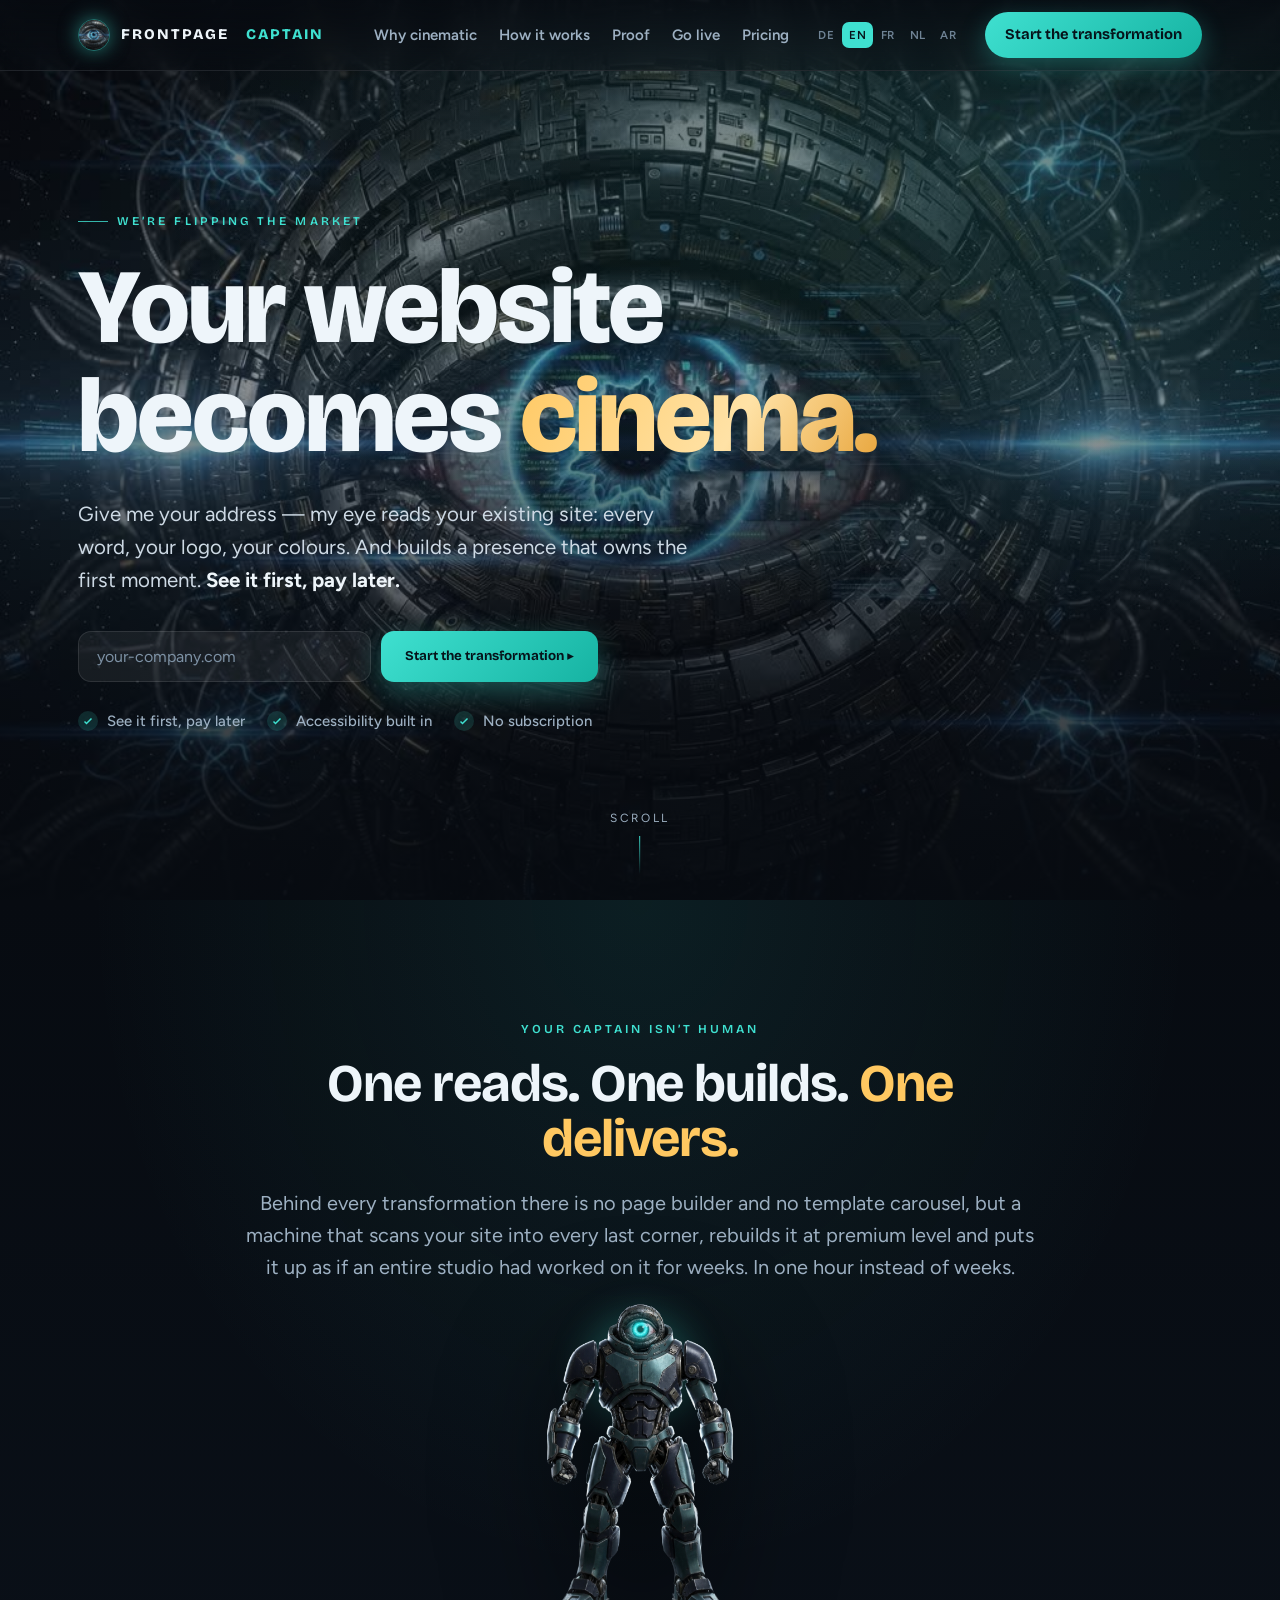
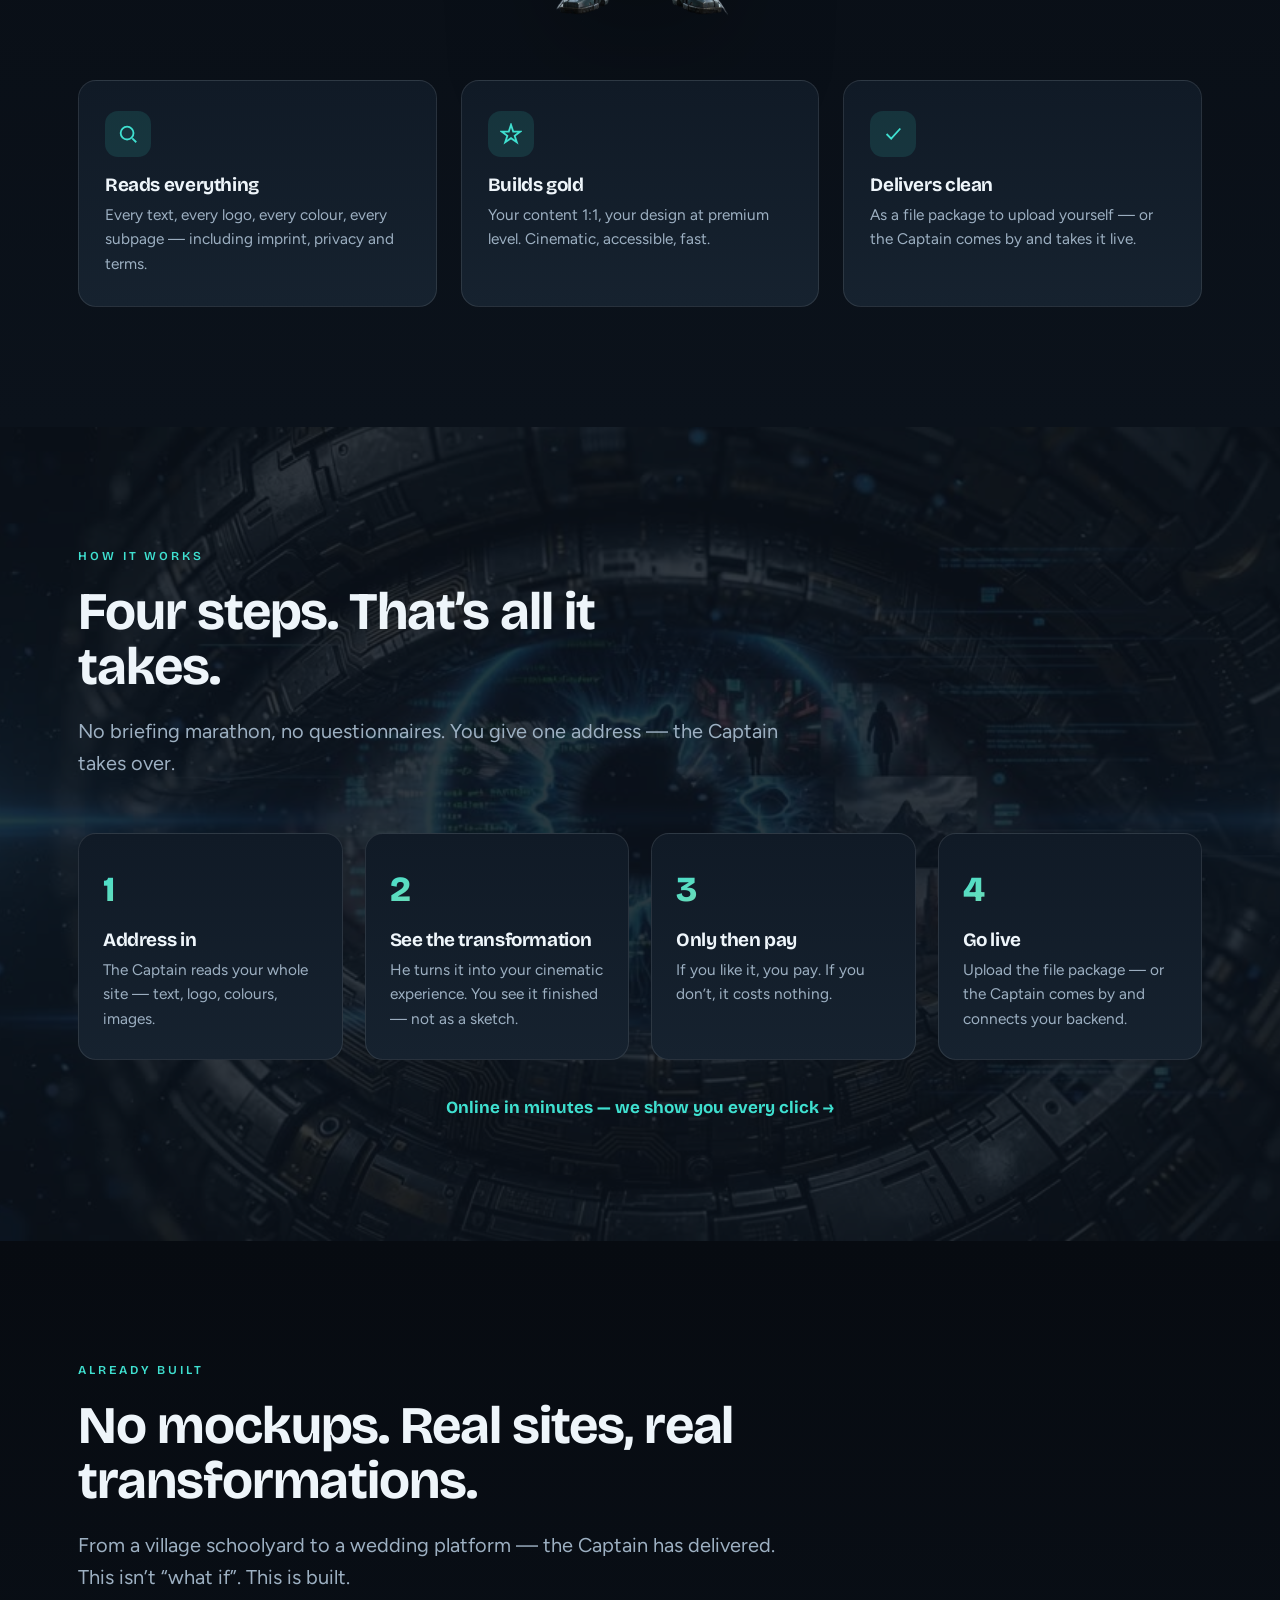
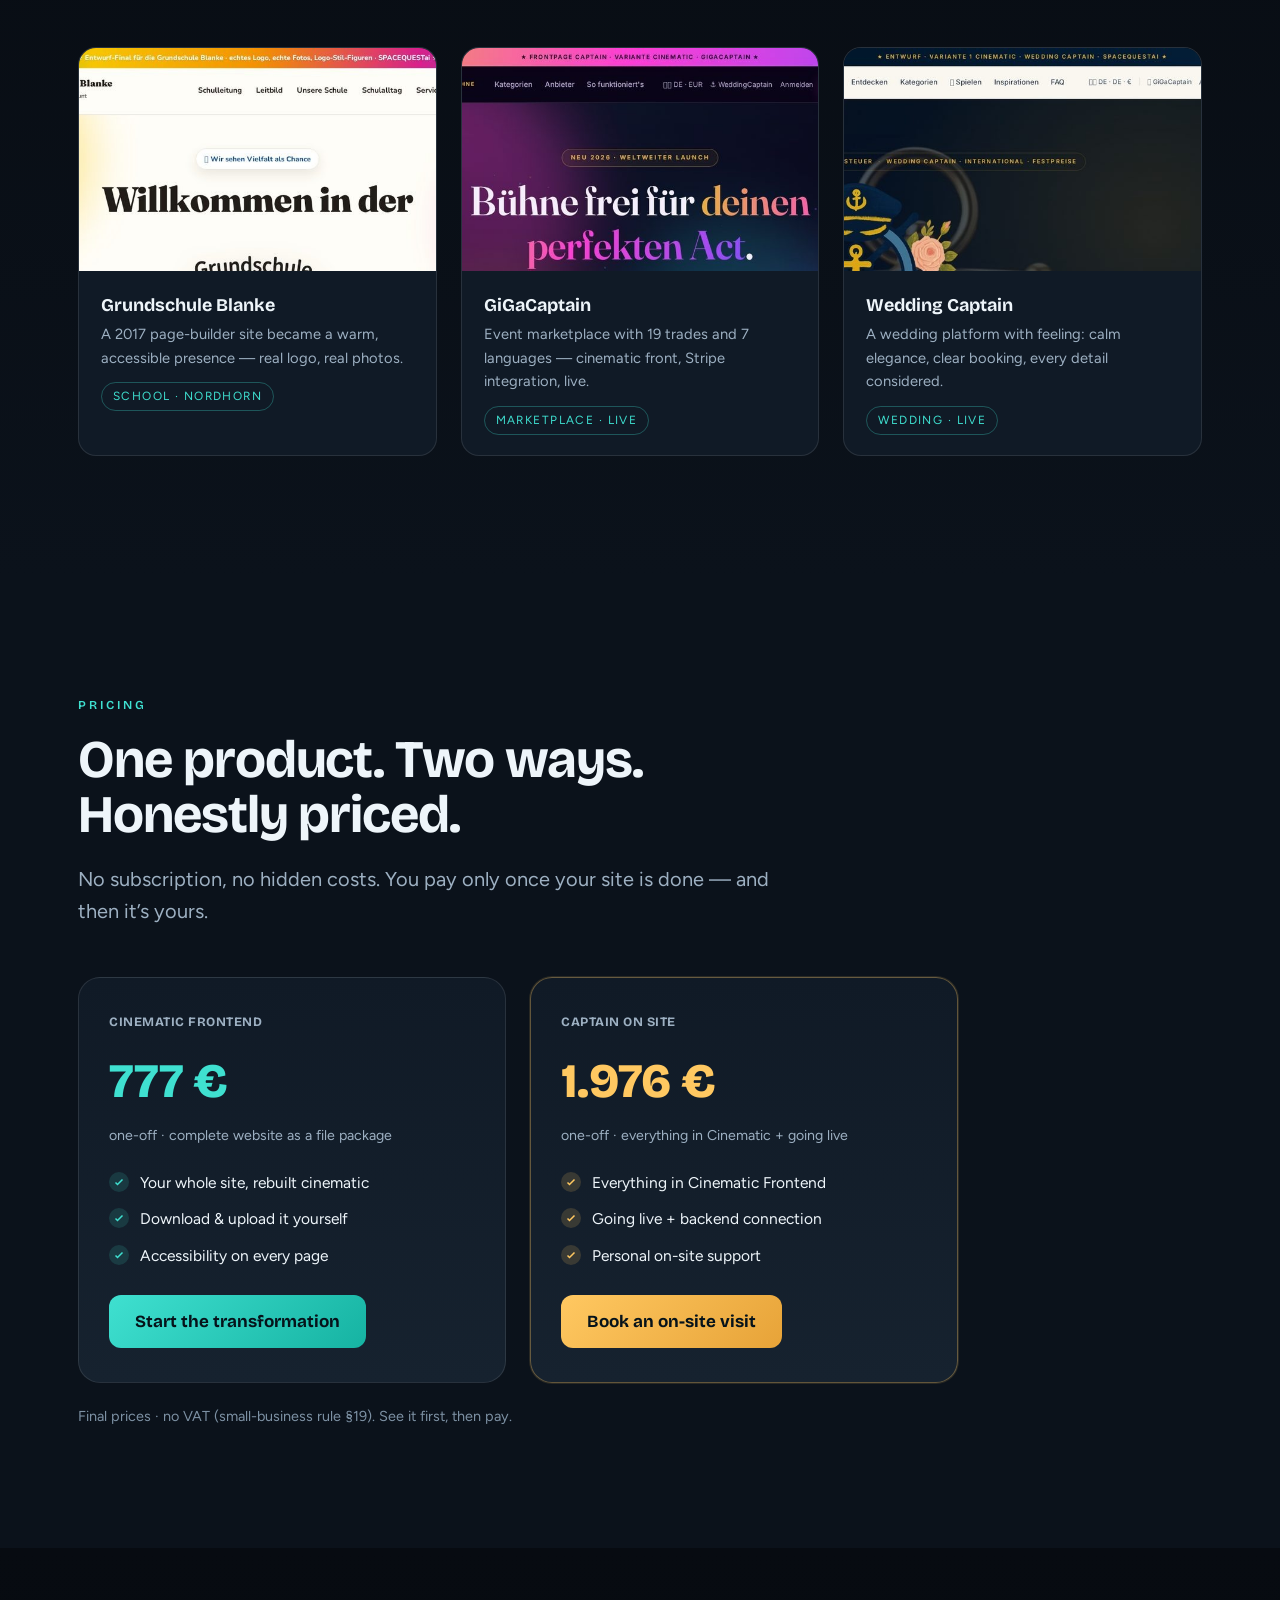
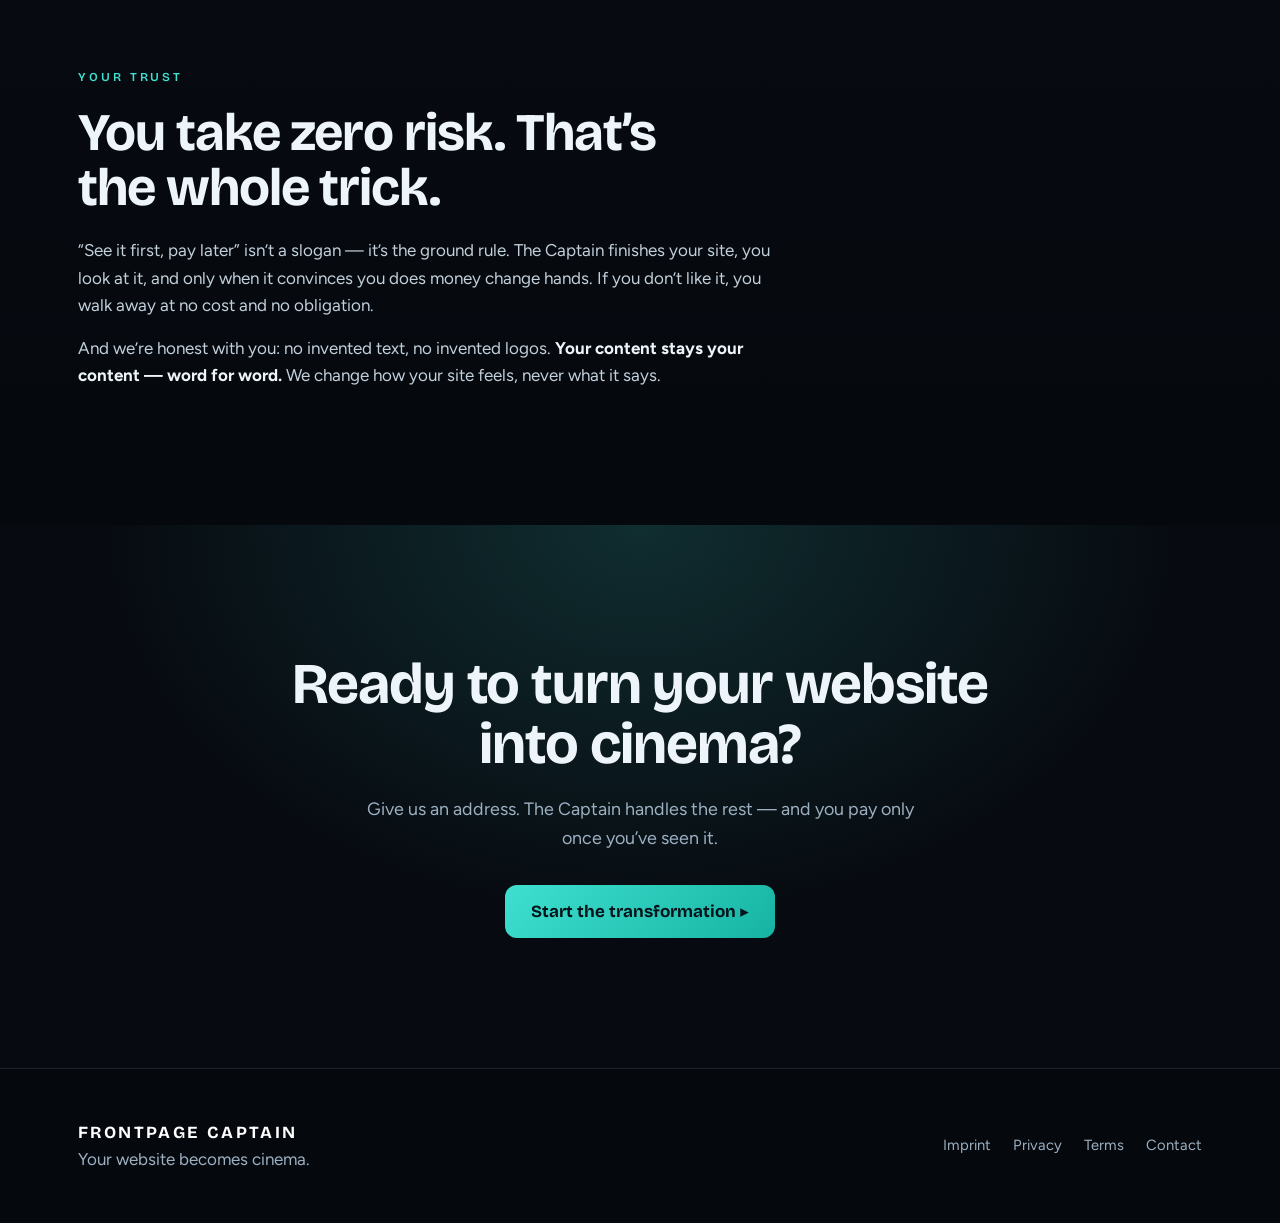
<file: index.html>
<!DOCTYPE html>
<html lang="de">
<head>
<meta charset="utf-8"/>
<meta name="viewport" content="width=device-width, initial-scale=1"/>
<title>Frontpage Captain — Deine Website wird Kino.</title>
<meta name="description" content="Frontpage Captain liest deine bestehende Website und baut sie zu einem cinematic Auftritt um. Erst sehen, dann zahlen. Kein Abo, kein Risiko."/>
<link rel="preconnect" href="https://fonts.googleapis.com"/>
<link rel="preconnect" href="https://fonts.gstatic.com" crossorigin=""/>
<link href="https://fonts.googleapis.com/css2?family=Bricolage+Grotesque:opsz,wght@12..96,500;12..96,600;12..96,700;12..96,800&family=Figtree:wght@400;500;600;700&display=swap" rel="stylesheet"/>
<script>document.documentElement.classList.add('js')</script>
<style>
/* ====================== FRONTPAGE CAPTAIN — SHOWCASE (Elevation v1 · i18n DE/EN/FR/NL/AR) ====== */
*{box-sizing:border-box;margin:0;padding:0}
:root{
  --ink:#070b11; --ink2:#0b121b; --surf:#101a26; --surf2:#16222f;
  --cyan:#3fe0d0; --cyan-deep:#16b3a2; --gold:#ffc861; --gold-deep:#e7a338;
  --paper:#eef5fa; --muted:#9db0c2; --line:rgba(255,255,255,.10);
  --fd:'Bricolage Grotesque',system-ui,sans-serif; --fb:'Figtree',system-ui,sans-serif;
  --ease:cubic-bezier(.22,1,.36,1); --maxw:1180px; --rad:18px;
}
html{scroll-behavior:smooth}
body{background:var(--ink);color:var(--paper);font-family:var(--fb);font-size:17px;line-height:1.6;
  -webkit-font-smoothing:antialiased;overflow-x:hidden;width:100%;max-width:100vw}
.wrap{width:100%;max-width:var(--maxw);margin:0 auto;padding:0 28px}
h1,h2,h3,h4{font-family:var(--fd);font-weight:700;line-height:1.04;letter-spacing:-.02em}
a{color:inherit;text-decoration:none}
.skip{position:absolute;left:-999px;top:0;background:var(--cyan);color:#04121a;padding:10px 16px;border-radius:10px;z-index:200}
.skip:focus{left:14px;top:14px}

/* ---------- Header ---------- */
header{position:fixed;inset:0 0 auto 0;z-index:90;backdrop-filter:blur(14px);
  background:linear-gradient(180deg,rgba(7,11,17,.82),rgba(7,11,17,.36));border-bottom:1px solid var(--line)}
.bar{display:flex;align-items:center;gap:22px;height:70px}
.brand{display:flex;align-items:center;gap:11px;font-family:var(--fd);font-weight:800;letter-spacing:.14em;font-size:.92rem}
.brand img{width:32px;height:32px;border-radius:50%;object-fit:cover;border:1px solid rgba(63,224,208,.35);filter:drop-shadow(0 0 10px rgba(63,224,208,.55))}
.brand span{color:var(--cyan)}
nav.main{margin-left:auto;display:flex;align-items:center;gap:22px}
nav.main a.lnk{color:var(--muted);font-weight:600;font-size:.94rem;transition:color .2s}
nav.main a.lnk:hover{color:var(--paper)}
.langsw{display:flex;gap:1px}
.langsw button{font-family:var(--fb);font-weight:600;font-size:.72rem;letter-spacing:.03em;cursor:pointer;
  background:transparent;border:0;color:#6f8395;padding:6px 7px;border-radius:7px;transition:color .2s,background .2s}
.langsw button:hover{color:var(--paper)}
.langsw button.on{color:#06131a;background:var(--cyan)}
.cta{font-family:var(--fd);font-weight:700;font-size:.92rem;padding:11px 20px;border-radius:999px;
  color:#06131a;background:linear-gradient(135deg,var(--cyan),var(--cyan-deep));
  box-shadow:0 8px 26px rgba(63,224,208,.30);transition:transform .25s var(--ease),box-shadow .25s}
.cta:hover{transform:translateY(-2px);box-shadow:0 12px 34px rgba(63,224,208,.45)}
@media(max-width:880px){nav.main a.lnk{display:none}}
@media(max-width:560px){.langsw{display:none}}

/* ---------- Hero ---------- */
.hero{position:relative;min-height:100svh;display:flex;align-items:center;overflow:hidden;isolation:isolate}
.hero video{position:absolute;inset:0;width:100%;height:100%;object-fit:cover;z-index:-2}
.hero::after{content:"";position:absolute;inset:0;z-index:-1;
  background:radial-gradient(120% 90% at 78% 20%,rgba(63,224,208,.12),transparent 55%),
             linear-gradient(180deg,rgba(7,11,17,.62),rgba(7,11,17,.40) 40%,rgba(7,11,17,.94))}
.hero .wrap{padding-top:96px;padding-bottom:60px}
.eyebrow{display:inline-flex;align-items:center;gap:9px;font-family:var(--fd);font-weight:600;
  text-transform:uppercase;letter-spacing:.26em;font-size:.74rem;color:var(--cyan);margin-bottom:22px}
.eyebrow::before{content:"";width:30px;height:1px;background:var(--cyan);opacity:.8}
.hero h1{font-size:clamp(3rem,8.4vw,6.6rem);font-weight:800;max-width:15ch}
.hero h1 .kino{background:linear-gradient(120deg,var(--gold),#ffe2a6 60%,var(--gold-deep));
  -webkit-background-clip:text;background-clip:text;color:transparent}
.hero h1 .ln{display:block;overflow:hidden}
.hero h1 .ln>span{display:block;animation:rise 1.7s var(--ease) both}
.hero h1 .ln:nth-child(2)>span{animation-delay:.32s}
@keyframes rise{from{transform:translateY(108%)}to{transform:translateY(0)}}
.sub{font-size:clamp(1.05rem,1.7vw,1.28rem);color:#cdd9e4;max-width:48ch;margin:26px 0 0;
  opacity:0;animation:fade 1.1s var(--ease) .85s both}
.sub b{color:var(--paper)}
@keyframes fade{from{opacity:0;transform:translateY(12px)}to{opacity:1;transform:none}}
.form{display:flex;gap:10px;margin-top:34px;max-width:520px;opacity:0;animation:fade .8s var(--ease) .68s both}
.form input{flex:1;min-width:0;background:rgba(255,255,255,.06);border:1px solid var(--line);
  border-radius:13px;padding:15px 18px;color:var(--paper);font-family:var(--fb);font-size:1rem}
.form input::placeholder{color:#7d91a4}
.form input:focus{outline:none;border-color:var(--cyan);box-shadow:0 0 0 3px rgba(63,224,208,.18)}
.btn-go{font-family:var(--fd);font-weight:700;border:0;cursor:pointer;padding:15px 24px;border-radius:13px;
  color:#06131a;background:linear-gradient(135deg,var(--cyan),var(--cyan-deep));white-space:nowrap;
  box-shadow:0 10px 30px rgba(63,224,208,.32);transition:transform .25s var(--ease)}
.btn-go:hover{transform:translateY(-2px)}
.ticks{display:flex;flex-wrap:wrap;gap:22px;margin-top:28px;opacity:0;animation:fade .8s var(--ease) .85s both}
.ticks span.tick{display:inline-flex;align-items:center;gap:9px;color:var(--muted);font-size:.93rem;font-weight:500}
.ck{display:inline-grid;place-items:center;width:20px;height:20px;border-radius:50%;
  background:rgba(63,224,208,.14);color:var(--cyan);flex:0 0 auto}
.ck svg{width:12px;height:12px}
.scrollcue{position:absolute;left:50%;bottom:26px;transform:translateX(-50%);color:var(--muted);
  font-size:.74rem;letter-spacing:.22em;text-transform:uppercase;display:flex;flex-direction:column;
  align-items:center;gap:8px}
.scrollcue i{width:1px;height:38px;background:linear-gradient(var(--cyan),transparent);animation:cue 1.8s ease-in-out infinite}
@keyframes cue{0%,100%{opacity:.3;transform:scaleY(.6)}50%{opacity:1;transform:scaleY(1)}}

/* ---------- Sections ---------- */
section.band{position:relative;padding:120px 0}
.kick{font-family:var(--fd);font-weight:600;text-transform:uppercase;letter-spacing:.24em;
  font-size:.76rem;color:var(--cyan);margin-bottom:18px}
.band h2{font-size:clamp(2rem,4.4vw,3.3rem);max-width:20ch}
.lead{font-size:clamp(1.05rem,1.6vw,1.25rem);color:var(--muted);max-width:54ch;margin-top:20px}
.reveal{transition:opacity .7s var(--ease),transform .7s var(--ease)}
.js .reveal{opacity:0;transform:translateY(26px)}
.reveal.in{opacity:1;transform:none}

/* Captain */
.captain{text-align:center;background:
   radial-gradient(72% 100% at 50% 0%,rgba(63,224,208,.09),transparent 60%),
   linear-gradient(180deg,var(--ink),var(--ink2))}
.cap-head{max-width:800px;margin:0 auto}
.captain h2{margin:0 auto;max-width:22ch}
.captain h2 .accent{color:var(--gold)}
.captain .lead{margin:20px auto 0;max-width:62ch}
.deeds3{display:grid;grid-template-columns:repeat(3,1fr);gap:24px;margin-top:56px;text-align:left}
.deed3{background:linear-gradient(180deg,var(--surf),var(--surf2));border:1px solid var(--line);
  border-radius:var(--rad);padding:30px 26px;transition:transform .3s var(--ease),border-color .3s}
.deed3:hover{transform:translateY(-6px);border-color:rgba(63,224,208,.4)}
.deed3 .b{display:grid;place-items:center;width:46px;height:46px;border-radius:13px;
  background:rgba(63,224,208,.12);color:var(--cyan);margin-bottom:18px}
.deed3 .b svg{width:22px;height:22px}
.deed3 h4{font-size:1.18rem;margin-bottom:8px}
.deed3 p{color:var(--muted);font-size:.96rem}
@media(max-width:780px){.deeds3{grid-template-columns:1fr;max-width:440px;margin-inline:auto}}

/* Steps */
.steps-band{background:var(--ink2);overflow:hidden}
.steps-band .bgv{position:absolute;inset:0;z-index:0;opacity:.16}
.steps-band .bgv video{width:100%;height:100%;object-fit:cover}
.steps-band .wrap{position:relative;z-index:1}
.steps{display:grid;grid-template-columns:repeat(4,1fr);gap:22px;margin-top:54px}
.step{background:linear-gradient(180deg,var(--surf),var(--surf2));border:1px solid var(--line);
  border-radius:var(--rad);padding:28px 24px;transition:transform .3s var(--ease),border-color .3s}
.step:hover{transform:translateY(-6px);border-color:rgba(63,224,208,.4)}
.step .n{font-family:var(--fd);font-weight:800;font-size:2.2rem;
  background:linear-gradient(135deg,var(--cyan),var(--gold));-webkit-background-clip:text;background-clip:text;color:transparent}
.step h4{font-size:1.18rem;margin:12px 0 8px}
.step p{color:var(--muted);font-size:.96rem}
@media(max-width:860px){.steps{grid-template-columns:1fr 1fr}}
@media(max-width:540px){.steps{grid-template-columns:1fr}}

/* Beweis / Proof */
.proof{background:linear-gradient(180deg,var(--ink),var(--ink2))}
.gal{display:grid;grid-template-columns:repeat(3,1fr);gap:24px;margin-top:54px}
.shot{border-radius:var(--rad);overflow:hidden;border:1px solid var(--line);background:var(--surf);
  transition:transform .35s var(--ease),box-shadow .35s}
.shot:hover{transform:translateY(-8px);box-shadow:0 26px 50px rgba(0,0,0,.5)}
.shot .pic{aspect-ratio:16/10;overflow:hidden;background:#0a1119}
.shot .pic img{width:100%;height:100%;object-fit:cover;object-position:top center;
  transition:transform .6s var(--ease)}
.shot:hover .pic img{transform:scale(1.05)}
.shot .cap{padding:20px 22px}
.shot .cap .t{font-family:var(--fd);font-weight:700;font-size:1.12rem}
.shot .cap .d{color:var(--muted);font-size:.92rem;margin-top:4px}
.shot .cap .tag{display:inline-block;margin-top:12px;font-size:.74rem;letter-spacing:.12em;
  text-transform:uppercase;color:var(--cyan);border:1px solid rgba(63,224,208,.3);padding:4px 11px;border-radius:999px}
@media(max-width:860px){.gal{grid-template-columns:1fr;max-width:440px;margin-inline:auto}}

/* Preise */
.price-band{background:var(--ink2)}
.prices{display:grid;grid-template-columns:1fr 1fr;gap:24px;margin-top:50px;max-width:880px}
.price{background:linear-gradient(180deg,var(--surf),var(--surf2));border:1px solid var(--line);
  border-radius:22px;padding:34px 30px;position:relative}
.price.vor{border-color:rgba(255,200,97,.34);box-shadow:0 0 0 1px rgba(255,200,97,.12)}
.price .ptag{font-family:var(--fd);font-weight:700;letter-spacing:.04em;color:var(--muted);text-transform:uppercase;font-size:.8rem}
.price .amt{font-family:var(--fd);font-weight:800;font-size:3rem;margin:10px 0 2px;color:var(--cyan)}
.price.vor .amt{color:var(--gold)}
.price small{color:var(--muted)}
.price ul{list-style:none;margin:22px 0 26px;display:flex;flex-direction:column;gap:12px}
.price li{display:flex;gap:11px;align-items:flex-start;font-size:.97rem}
.price li .ck{margin-top:1px}
.price.vor li .ck{background:rgba(255,200,97,.16);color:var(--gold)}
.pcta{display:inline-block;font-family:var(--fd);font-weight:700;padding:13px 26px;border-radius:12px;
  color:#06131a;background:linear-gradient(135deg,var(--cyan),var(--cyan-deep));transition:transform .25s var(--ease)}
.price.vor .pcta{background:linear-gradient(135deg,var(--gold),var(--gold-deep))}
.pcta:hover{transform:translateY(-2px)}
.note{margin-top:22px;color:#7d91a4;font-size:.9rem}
@media(max-width:720px){.prices{grid-template-columns:1fr}}

/* Vertrauen */
.trust{background:linear-gradient(180deg,var(--ink),#05090e)}
.trust .prose{max-width:64ch;margin-top:22px}
.trust .prose p{color:#c3d0db;margin-bottom:16px}
.trust .prose strong{color:var(--paper)}

/* End CTA */
.endcta{position:relative;text-align:center;padding:130px 0;overflow:hidden;
  background:radial-gradient(70% 120% at 50% 0%,rgba(63,224,208,.16),transparent 60%),var(--ink)}
.endcta h2{font-size:clamp(2.2rem,5vw,3.6rem);max-width:20ch;margin:0 auto}
.endcta p{color:var(--muted);max-width:50ch;margin:20px auto 32px;font-size:1.12rem}

/* Footer */
footer{background:#05090e;border-top:1px solid var(--line);padding:50px 0}
.fgrid{display:flex;flex-wrap:wrap;gap:26px;justify-content:space-between;align-items:center}
.fgrid .ft b{font-family:var(--fd);letter-spacing:.14em;color:#fff}
.fgrid .ft span{color:var(--muted)}
.flinks{display:flex;gap:22px;flex-wrap:wrap}
.flinks a{color:var(--muted);font-size:.92rem;transition:color .2s}
.flinks a:hover{color:var(--cyan)}

/* RTL (Arabisch) — Layout ist überwiegend zentriert/grid, daher genügen wenige Korrekturen */
html[dir="rtl"] body{font-family:'Figtree','Segoe UI',Tahoma,sans-serif}
html[dir="rtl"] nav.main{margin-left:0;margin-right:auto}
html[dir="rtl"] .eyebrow::before{order:2}
html[dir="rtl"] .deeds3,html[dir="rtl"] .trust .prose{text-align:right}
html[dir="rtl"] .scrollcue{left:auto;right:50%;transform:translateX(50%)}
html[dir="rtl"] .hero .wrap{text-align:left}
html[dir="rtl"] .hero .form{justify-content:flex-start}
html[dir="rtl"] .hero .eyebrow::before{order:0}

@media(max-width:520px){
  .bar{gap:12px}
  .brand{font-size:.78rem;letter-spacing:.10em}
  .cta{font-size:.8rem;padding:9px 15px;white-space:nowrap}
  .form{flex-direction:column}
  .btn-go{width:100%}
  section.band{padding:88px 0}
}
@media(prefers-reduced-motion:reduce){
  *{animation:none!important;transition:none!important}
  .reveal,.js .reveal{opacity:1;transform:none}
  .hero h1 .ln>span,.sub,.form,.ticks{opacity:1;transform:none}
}
</style>
</head>
<body>
<a class="skip" href="#main" data-i18n="skip">Zum Inhalt springen</a>

<header>
  <div class="wrap bar">
    <a class="brand" href="index.html"><img src="assets/auge-icon.png" alt="Frontpage Captain"/>FRONTPAGE&nbsp;<span>CAPTAIN</span></a>
    <nav class="main">
      <a class="lnk" href="warum-cinematic.html" data-i18n="nv_warum">Warum cinematic</a>
      <a class="lnk" href="so-laeufts.html" data-i18n="nv_lauft">So läuft's</a>
      <a class="lnk" href="#beweis" data-i18n="nv_beweis">Beweis</a>
      <a class="lnk" href="so-online.html" data-i18n="nv_online">Online gehen</a>
      <a class="lnk" href="preise.html" data-i18n="nv_preise">Preise</a>
      <div class="langsw" aria-label="Sprache / Language" role="group">
        <button data-lang="de" onclick="setLang('de')" aria-label="Deutsch">DE</button>
        <button data-lang="en" onclick="setLang('en')" aria-label="English">EN</button>
        <button data-lang="fr" onclick="setLang('fr')" aria-label="Français">FR</button>
        <button data-lang="nl" onclick="setLang('nl')" aria-label="Nederlands">NL</button>
        <button data-lang="ar" onclick="setLang('ar')" aria-label="العربية">AR</button>
      </div>
      <a class="cta" href="vorschau.html" data-i18n="nv_cta">Verwandlung starten</a>
    </nav>
  </div>
</header>

<main id="main">
  <!-- ============ HERO ============ -->
  <section class="hero" id="start">
    <video autoplay muted loop playsinline preload="auto" poster="assets/auge-poster.jpg" aria-hidden="true">
      <source src="assets/auge-hero.mp4" type="video/mp4"/>
    </video>
    <div class="wrap">
      <span class="eyebrow" data-i18n="h_eyebrow">Wir drehen den Markt</span>
      <h1 data-i18n="h_h1"><span class="ln"><span>Deine Website</span></span><span class="ln"><span>wird <span class="kino">Kino.</span></span></span></h1>
      <p class="sub" data-i18n="h_sub">Gib mir deine Adresse — mein Auge liest deine bestehende Seite: jeden Text, dein Logo, deine Farben. Und baut daraus einen Auftritt, der den ersten Moment besitzt. <b>Erst sehen, dann zahlen.</b></p>
      <form class="form" action="vorschau.html" method="get">
        <input type="url" name="url" inputmode="url" placeholder="deine-firma.de" data-i18n-ph="h_ph" aria-label="Web-Adresse"/>
        <button class="btn-go" type="submit" data-i18n="h_btn">Verwandlung starten ▸</button>
      </form>
      <div class="ticks">
        <span class="tick"><span class="ck"><svg viewBox="0 0 24 24" fill="none" stroke="currentColor" stroke-width="3"><path d="M5 13l4 4L19 7"/></svg></span><span data-i18n="h_t1">Erst sehen, dann zahlen</span></span>
        <span class="tick"><span class="ck"><svg viewBox="0 0 24 24" fill="none" stroke="currentColor" stroke-width="3"><path d="M5 13l4 4L19 7"/></svg></span><span data-i18n="h_t2">Barrierefrei eingebaut</span></span>
        <span class="tick"><span class="ck"><svg viewBox="0 0 24 24" fill="none" stroke="currentColor" stroke-width="3"><path d="M5 13l4 4L19 7"/></svg></span><span data-i18n="h_t3">Kein Abo</span></span>
      </div>
    </div>
    <div class="scrollcue"><span data-i18n="h_scroll">Scrollen</span><i></i></div>
  </section>

  <!-- ============ CAPTAIN ============ -->
  <section class="band captain">
    <div class="wrap">
      <div class="cap-head">
        <div class="kick reveal" data-i18n="c_kick">Dein Captain ist kein Mensch</div>
        <h2 class="reveal" data-i18n="c_h2">Einer liest. Einer baut. <span class="accent">Einer liefert.</span></h2>
        <p class="lead reveal" data-i18n="c_lead">Hinter jeder Verwandlung steht kein Baukasten und kein Template-Karussell, sondern eine Maschine, die deine Seite bis in die letzte Ecke scannt, sie premium neu baut und hinstellt, als hätte ein ganzes Studio Wochen daran gearbeitet. In einer Stunde statt in Wochen.</p>
      </div>
      <style>
      .captain-figure{position:relative;display:flex;justify-content:center;margin:6px auto 42px;perspective:1150px;width:100%;max-width:320px}
      .captain-figure .cf-glow{position:absolute;top:1%;left:50%;width:150px;height:150px;margin-left:-75px;border-radius:50%;background:radial-gradient(circle,rgba(63,224,208,.55),rgba(63,224,208,0) 68%);filter:blur(13px);animation:cfPulse 3.3s ease-in-out infinite;pointer-events:none;z-index:0}
      .captain-figure img{position:relative;z-index:1;width:80%;max-width:250px;height:auto;display:block;filter:drop-shadow(0 28px 55px rgba(0,0,0,.6));transform:rotateX(0) rotateY(0);transition:transform .3s cubic-bezier(.22,1,.36,1);will-change:transform}
      @keyframes cfPulse{0%,100%{opacity:.4;transform:scale(1)}50%{opacity:.85;transform:scale(1.14)}}
      @media(prefers-reduced-motion:reduce){.captain-figure img{transition:none}.captain-figure .cf-glow{animation:none}}
      </style>
      <div class="captain-figure reveal" aria-hidden="true"><div class="cf-glow"></div><img id="captainBot" src="assets/captain-robot.png" alt="Captain — dein Roboter"/></div>
      <script>
      (function(){var bot=document.getElementById('captainBot');if(!bot)return;
        try{if(window.matchMedia&&matchMedia('(prefers-reduced-motion:reduce)').matches)return;}catch(e){}
        var raf=0,rx=0,ry=0;function apply(){raf=0;bot.style.transform='rotateX('+rx.toFixed(2)+'deg) rotateY('+ry.toFixed(2)+'deg)';}
        window.addEventListener('pointermove',function(e){var px=e.clientX/window.innerWidth-0.5,py=e.clientY/window.innerHeight-0.5;ry=px*18;rx=-py*11;if(!raf)raf=requestAnimationFrame(apply);},{passive:true});
      })();
      </script>
      <div class="deeds3">
        <div class="deed3 reveal"><span class="b"><svg viewBox="0 0 24 24" fill="none" stroke="currentColor" stroke-width="2"><circle cx="11" cy="11" r="7"/><path d="M21 21l-4.3-4.3"/></svg></span><h4 data-i18n="c_d1h">Liest alles</h4><p data-i18n="c_d1p">Jeden Text, jedes Logo, jede Farbe, jede Unterseite — inklusive Impressum, Datenschutz und AGB.</p></div>
        <div class="deed3 reveal"><span class="b"><svg viewBox="0 0 24 24" fill="none" stroke="currentColor" stroke-width="2"><path d="M12 2l2.4 7.4H22l-6 4.5 2.3 7.1L12 16.6 5.7 21l2.3-7.1-6-4.5h7.6z"/></svg></span><h4 data-i18n="c_d2h">Baut Gold</h4><p data-i18n="c_d2p">Dein Inhalt 1:1, dein Design auf Premium-Niveau. Cinematic, barrierefrei, schnell.</p></div>
        <div class="deed3 reveal"><span class="b"><svg viewBox="0 0 24 24" fill="none" stroke="currentColor" stroke-width="2"><path d="M5 12l5 5L20 6"/></svg></span><h4 data-i18n="c_d3h">Liefert sauber</h4><p data-i18n="c_d3p">Als Datei-Paket zum Selber-Hochladen — oder der Captain kommt vorbei und schaltet live.</p></div>
      </div>
    </div>
  </section>

  <!-- ============ VIER SCHRITTE ============ -->
  <section class="band steps-band">
    <div class="bgv" aria-hidden="true"><video autoplay muted loop playsinline poster="assets/auge-scan-poster.jpg"><source src="assets/auge-scan.mp4" type="video/mp4"/></video></div>
    <div class="wrap">
      <div class="kick reveal" data-i18n="s_kick">So läuft's</div>
      <h2 class="reveal" data-i18n="s_h2">Vier Schritte. Mehr brauchst du nicht.</h2>
      <p class="lead reveal" data-i18n="s_lead">Kein Briefing-Marathon, keine Fragebögen. Du gibst eine Adresse — der Captain übernimmt.</p>
      <div class="steps">
        <div class="step reveal"><div class="n">1</div><h4 data-i18n="s_1h">Adresse rein</h4><p data-i18n="s_1p">Der Captain liest deine komplette Seite — Text, Logo, Farben, Bilder.</p></div>
        <div class="step reveal"><div class="n">2</div><h4 data-i18n="s_2h">Verwandlung sehen</h4><p data-i18n="s_2p">Er baut daraus dein Kino-Erlebnis. Du schaust es fertig an — nicht als Skizze.</p></div>
        <div class="step reveal"><div class="n">3</div><h4 data-i18n="s_3h">Erst dann zahlen</h4><p data-i18n="s_3p">Gefällt sie dir, zahlst du. Gefällt sie nicht, kostet sie nichts.</p></div>
        <div class="step reveal"><div class="n">4</div><h4 data-i18n="s_4h">Live gehen</h4><p data-i18n="s_4p">Datei-Paket laden — oder der Captain kommt vorbei und bindet dein Backend an.</p></div>
      </div>
      <p class="reveal" style="text-align:center;margin-top:34px"><a href="so-online.html" style="color:var(--cyan);font-family:var(--fd);font-weight:700" data-i18n="s_teaser">In wenigen Minuten online — wir zeigen dir jeden Klick →</a></p>
    </div>
  </section>

  <!-- ============ BEWEIS ============ -->
  <section class="band proof" id="beweis">
    <div class="wrap">
      <div class="kick reveal" data-i18n="p_kick">Schon gebaut</div>
      <h2 class="reveal" data-i18n="p_h2">Keine Mockups. Echte Seiten, echte Verwandlungen.</h2>
      <p class="lead reveal" data-i18n="p_lead">Vom Dorf-Schulhof bis zur Hochzeits-Plattform — der Captain hat geliefert. Das hier ist nicht „was wäre wenn". Das ist gebaut.</p>
      <div class="gal">
        <article class="shot reveal">
          <div class="pic"><img src="studio-assets/ref-blanke.jpg" alt="Grundschule Blanke"/></div>
          <div class="cap"><div class="t">Grundschule Blanke</div><div class="d" data-i18n="pr1d">Aus einer Baukasten-Seite von 2017 wurde ein warmer, barrierefreier Auftritt — echtes Logo, echte Fotos.</div><span class="tag" data-i18n="pr1tag">Schule · Nordhorn</span></div>
        </article>
        <article class="shot reveal">
          <div class="pic"><img src="studio-assets/ref-gc.jpg" alt="GiGaCaptain"/></div>
          <div class="cap"><div class="t">GiGaCaptain</div><div class="d" data-i18n="pr2d">Event-Marktplatz mit 19 Gewerken und 7 Sprachen — cinematic Front, Stripe-Anbindung, live.</div><span class="tag" data-i18n="pr2tag">Marktplatz · Live</span></div>
        </article>
        <article class="shot reveal">
          <div class="pic"><img src="studio-assets/ref-wc.jpg" alt="Wedding Captain"/></div>
          <div class="cap"><div class="t">Wedding Captain</div><div class="d" data-i18n="pr3d">Hochzeits-Plattform mit Gefühl: ruhige Eleganz, klare Buchung, jedes Detail durchdacht.</div><span class="tag" data-i18n="pr3tag">Hochzeit · Live</span></div>
        </article>
      </div>
    </div>
  </section>

  <!-- ============ PREISE ============ -->
  <section class="band price-band" id="preise-anriss">
    <div class="wrap">
      <div class="kick reveal" data-i18n="pz_kick">Preise</div>
      <h2 class="reveal" data-i18n="pz_h2">Ein Produkt. Zwei Wege. Ehrlich bepreist.</h2>
      <p class="lead reveal" data-i18n="pz_lead">Kein Abo, keine versteckten Kosten. Du zahlst erst, wenn deine Seite steht — und dann gehört sie dir.</p>
      <div class="prices">
        <div class="price reveal">
          <div class="ptag" data-i18n="pz1tag">Cinematic Frontend</div>
          <div class="amt">777&nbsp;€</div>
          <small data-i18n="pz1sub">einmalig · komplette Website als Datei-Paket</small>
          <ul>
            <li><span class="ck"><svg viewBox="0 0 24 24" fill="none" stroke="currentColor" stroke-width="3"><path d="M5 13l4 4L19 7"/></svg></span><span data-i18n="pz1l1">Deine ganze Seite, cinematic neu gebaut</span></li>
            <li><span class="ck"><svg viewBox="0 0 24 24" fill="none" stroke="currentColor" stroke-width="3"><path d="M5 13l4 4L19 7"/></svg></span><span data-i18n="pz1l2">Download &amp; selbst hochladen</span></li>
            <li><span class="ck"><svg viewBox="0 0 24 24" fill="none" stroke="currentColor" stroke-width="3"><path d="M5 13l4 4L19 7"/></svg></span><span data-i18n="pz1l3">Barrierefreiheit in jeder Seite</span></li>
          </ul>
          <a class="pcta" href="vorschau.html" data-i18n="pz1cta">Verwandlung starten</a>
        </div>
        <div class="price vor reveal">
          <div class="ptag" data-i18n="pz2tag">Captain vor Ort</div>
          <div class="amt">1.976&nbsp;€</div>
          <small data-i18n="pz2sub">einmalig · alles aus Cinematic + Live-Schaltung</small>
          <ul>
            <li><span class="ck"><svg viewBox="0 0 24 24" fill="none" stroke="currentColor" stroke-width="3"><path d="M5 13l4 4L19 7"/></svg></span><span data-i18n="pz2l1">Alles aus Cinematic Frontend</span></li>
            <li><span class="ck"><svg viewBox="0 0 24 24" fill="none" stroke="currentColor" stroke-width="3"><path d="M5 13l4 4L19 7"/></svg></span><span data-i18n="pz2l2">Live-Schaltung + Backend-Anbindung</span></li>
            <li><span class="ck"><svg viewBox="0 0 24 24" fill="none" stroke="currentColor" stroke-width="3"><path d="M5 13l4 4L19 7"/></svg></span><span data-i18n="pz2l3">Persönliche Vor-Ort-Betreuung</span></li>
          </ul>
          <a class="pcta" href="vor-ort.html" data-i18n="pz2cta">Vor-Ort-Termin buchen</a>
        </div>
      </div>
      <p class="note reveal" data-i18n="pz_note">Endpreise · keine Umsatzsteuer (Kleinunternehmer §19). Erst sehen, dann zahlen.</p>
    </div>
  </section>

  <!-- ============ VERTRAUEN ============ -->
  <section class="band trust" id="vertrauen">
    <div class="wrap">
      <div class="kick reveal" data-i18n="t_kick">Dein Vertrauen</div>
      <h2 class="reveal" data-i18n="t_h2">Du gehst null Risiko. Das ist der ganze Trick.</h2>
      <div class="prose reveal">
        <p data-i18n="t_p1">„Erst sehen, dann zahlen" ist keine Floskel — es ist die Grundregel. Der Captain baut deine Seite fertig, du schaust sie dir an, und erst wenn sie dich überzeugt, fließt Geld. Gefällt sie dir nicht, gehst du ohne Kosten und ohne Verpflichtung.</p>
        <p data-i18n="t_p2">Und wir sind ehrlich mit dir: keine erfundenen Texte, keine erfundenen Logos. <strong>Deine Inhalte bleiben deine Inhalte — Wort für Wort.</strong> Wir ändern, wie deine Seite wirkt, nie was auf ihr steht.</p>
      </div>
    </div>
  </section>

  <!-- ============ END CTA ============ -->
  <section class="endcta" id="closing">
    <div class="wrap">
      <h2 class="reveal" data-i18n="e_h2">Bereit, deine Website zum Kino zu machen?</h2>
      <p class="reveal" data-i18n="e_p">Gib eine Adresse. Den Rest übernimmt der Captain — und du zahlst erst, wenn du es gesehen hast.</p>
      <a class="pcta reveal" href="vorschau.html" data-i18n="e_cta">Verwandlung starten ▸</a>
    </div>
  </section>
</main>

<footer>
  <div class="wrap fgrid">
    <div class="ft"><b>FRONTPAGE CAPTAIN</b><br/><span data-i18n="f_tag">Deine Website wird Kino.</span></div>
    <div class="flinks">
      <a href="impressum.html" data-i18n="f_impress">Impressum</a>
      <a href="datenschutz.html" data-i18n="f_daten">Datenschutz</a>
      <a href="agb.html" data-i18n="f_agb">AGB</a>
      <a href="kontakt.html" data-i18n="f_kontakt">Kontakt</a>
    </div>
  </div>
</footer>

<script>
/* ===== i18n (5 Sprachen, inline · self-contained) — Mechanik wie assets/i18n.js ===== */
var TX = {
de:{skip:'Zum Inhalt springen',nv_warum:'Warum cinematic',nv_lauft:'So läuft’s',nv_beweis:'Beweis',nv_online:'Online gehen',nv_preise:'Preise',nv_cta:'Verwandlung starten',
h_eyebrow:'Wir drehen den Markt',h_h1:'<span class="ln"><span>Deine Website</span></span><span class="ln"><span>wird <span class="kino">Kino.</span></span></span>',h_sub:'Gib mir deine Adresse — mein Auge liest deine bestehende Seite: jeden Text, dein Logo, deine Farben. Und baut daraus einen Auftritt, der den ersten Moment besitzt. <b>Erst sehen, dann zahlen.</b>',h_ph:'deine-firma.de',h_btn:'Verwandlung starten ▸',h_t1:'Erst sehen, dann zahlen',h_t2:'Barrierefrei eingebaut',h_t3:'Kein Abo',h_scroll:'Scrollen',
c_kick:'Dein Captain ist kein Mensch',c_h2:'Einer liest. Einer baut. <span class="accent">Einer liefert.</span>',c_lead:'Hinter jeder Verwandlung steht kein Baukasten und kein Template-Karussell, sondern eine Maschine, die deine Seite bis in die letzte Ecke scannt, sie premium neu baut und hinstellt, als hätte ein ganzes Studio Wochen daran gearbeitet. In einer Stunde statt in Wochen.',c_d1h:'Liest alles',c_d1p:'Jeden Text, jedes Logo, jede Farbe, jede Unterseite — inklusive Impressum, Datenschutz und AGB.',c_d2h:'Baut Gold',c_d2p:'Dein Inhalt 1:1, dein Design auf Premium-Niveau. Cinematic, barrierefrei, schnell.',c_d3h:'Liefert sauber',c_d3p:'Als Datei-Paket zum Selber-Hochladen — oder der Captain kommt vorbei und schaltet live.',
s_kick:'So läuft’s',s_h2:'Vier Schritte. Mehr brauchst du nicht.',s_lead:'Kein Briefing-Marathon, keine Fragebögen. Du gibst eine Adresse — der Captain übernimmt.',s_1h:'Adresse rein',s_1p:'Der Captain liest deine komplette Seite — Text, Logo, Farben, Bilder.',s_2h:'Verwandlung sehen',s_2p:'Er baut daraus dein Kino-Erlebnis. Du schaust es fertig an — nicht als Skizze.',s_3h:'Erst dann zahlen',s_3p:'Gefällt sie dir, zahlst du. Gefällt sie nicht, kostet sie nichts.',s_4h:'Live gehen',s_4p:'Datei-Paket laden — oder der Captain kommt vorbei und bindet dein Backend an.',s_teaser:'In wenigen Minuten online — wir zeigen dir jeden Klick →',
p_kick:'Schon gebaut',p_h2:'Keine Mockups. Echte Seiten, echte Verwandlungen.',p_lead:'Vom Dorf-Schulhof bis zur Hochzeits-Plattform — der Captain hat geliefert. Das hier ist nicht „was wäre wenn". Das ist gebaut.',pr1d:'Aus einer Baukasten-Seite von 2017 wurde ein warmer, barrierefreier Auftritt — echtes Logo, echte Fotos.',pr1tag:'Schule · Nordhorn',pr2d:'Event-Marktplatz mit 19 Gewerken und 7 Sprachen — cinematic Front, Stripe-Anbindung, live.',pr2tag:'Marktplatz · Live',pr3d:'Hochzeits-Plattform mit Gefühl: ruhige Eleganz, klare Buchung, jedes Detail durchdacht.',pr3tag:'Hochzeit · Live',
pz_kick:'Preise',pz_h2:'Ein Produkt. Zwei Wege. Ehrlich bepreist.',pz_lead:'Kein Abo, keine versteckten Kosten. Du zahlst erst, wenn deine Seite steht — und dann gehört sie dir.',pz1tag:'Cinematic Frontend',pz1sub:'einmalig · komplette Website als Datei-Paket',pz1l1:'Deine ganze Seite, cinematic neu gebaut',pz1l2:'Download & selbst hochladen',pz1l3:'Barrierefreiheit in jeder Seite',pz1cta:'Verwandlung starten',pz2tag:'Captain vor Ort',pz2sub:'einmalig · alles aus Cinematic + Live-Schaltung',pz2l1:'Alles aus Cinematic Frontend',pz2l2:'Live-Schaltung + Backend-Anbindung',pz2l3:'Persönliche Vor-Ort-Betreuung',pz2cta:'Vor-Ort-Termin buchen',pz_note:'Endpreise · keine Umsatzsteuer (Kleinunternehmer §19). Erst sehen, dann zahlen.',
t_kick:'Dein Vertrauen',t_h2:'Du gehst null Risiko. Das ist der ganze Trick.',t_p1:'„Erst sehen, dann zahlen" ist keine Floskel — es ist die Grundregel. Der Captain baut deine Seite fertig, du schaust sie dir an, und erst wenn sie dich überzeugt, fließt Geld. Gefällt sie dir nicht, gehst du ohne Kosten und ohne Verpflichtung.',t_p2:'Und wir sind ehrlich mit dir: keine erfundenen Texte, keine erfundenen Logos. <strong>Deine Inhalte bleiben deine Inhalte — Wort für Wort.</strong> Wir ändern, wie deine Seite wirkt, nie was auf ihr steht.',
e_h2:'Bereit, deine Website zum Kino zu machen?',e_p:'Gib eine Adresse. Den Rest übernimmt der Captain — und du zahlst erst, wenn du es gesehen hast.',e_cta:'Verwandlung starten ▸',f_tag:'Deine Website wird Kino.',f_impress:'Impressum',f_daten:'Datenschutz',f_agb:'AGB',f_kontakt:'Kontakt'},

en:{skip:'Skip to content',nv_warum:'Why cinematic',nv_lauft:'How it works',nv_beweis:'Proof',nv_online:'Go live',nv_preise:'Pricing',nv_cta:'Start the transformation',
h_eyebrow:'We’re flipping the market',h_h1:'<span class="ln"><span>Your website</span></span><span class="ln"><span>becomes <span class="kino">cinema.</span></span></span>',h_sub:'Give me your address — my eye reads your existing site: every word, your logo, your colours. And builds a presence that owns the first moment. <b>See it first, pay later.</b>',h_ph:'your-company.com',h_btn:'Start the transformation ▸',h_t1:'See it first, pay later',h_t2:'Accessibility built in',h_t3:'No subscription',h_scroll:'Scroll',
c_kick:'Your Captain isn’t human',c_h2:'One reads. One builds. <span class="accent">One delivers.</span>',c_lead:'Behind every transformation there is no page builder and no template carousel, but a machine that scans your site into every last corner, rebuilds it at premium level and puts it up as if an entire studio had worked on it for weeks. In one hour instead of weeks.',c_d1h:'Reads everything',c_d1p:'Every text, every logo, every colour, every subpage — including imprint, privacy and terms.',c_d2h:'Builds gold',c_d2p:'Your content 1:1, your design at premium level. Cinematic, accessible, fast.',c_d3h:'Delivers clean',c_d3p:'As a file package to upload yourself — or the Captain comes by and takes it live.',
s_kick:'How it works',s_h2:'Four steps. That’s all it takes.',s_lead:'No briefing marathon, no questionnaires. You give one address — the Captain takes over.',s_1h:'Address in',s_1p:'The Captain reads your whole site — text, logo, colours, images.',s_2h:'See the transformation',s_2p:'He turns it into your cinematic experience. You see it finished — not as a sketch.',s_3h:'Only then pay',s_3p:'If you like it, you pay. If you don’t, it costs nothing.',s_4h:'Go live',s_4p:'Upload the file package — or the Captain comes by and connects your backend.',s_teaser:'Online in minutes — we show you every click →',
p_kick:'Already built',p_h2:'No mockups. Real sites, real transformations.',p_lead:'From a village schoolyard to a wedding platform — the Captain has delivered. This isn’t “what if”. This is built.',pr1d:'A 2017 page-builder site became a warm, accessible presence — real logo, real photos.',pr1tag:'School · Nordhorn',pr2d:'Event marketplace with 19 trades and 7 languages — cinematic front, Stripe integration, live.',pr2tag:'Marketplace · Live',pr3d:'A wedding platform with feeling: calm elegance, clear booking, every detail considered.',pr3tag:'Wedding · Live',
pz_kick:'Pricing',pz_h2:'One product. Two ways. Honestly priced.',pz_lead:'No subscription, no hidden costs. You pay only once your site is done — and then it’s yours.',pz1tag:'Cinematic Frontend',pz1sub:'one-off · complete website as a file package',pz1l1:'Your whole site, rebuilt cinematic',pz1l2:'Download & upload it yourself',pz1l3:'Accessibility on every page',pz1cta:'Start the transformation',pz2tag:'Captain on site',pz2sub:'one-off · everything in Cinematic + going live',pz2l1:'Everything in Cinematic Frontend',pz2l2:'Going live + backend connection',pz2l3:'Personal on-site support',pz2cta:'Book an on-site visit',pz_note:'Final prices · no VAT (small-business rule §19). See it first, then pay.',
t_kick:'Your trust',t_h2:'You take zero risk. That’s the whole trick.',t_p1:'“See it first, pay later” isn’t a slogan — it’s the ground rule. The Captain finishes your site, you look at it, and only when it convinces you does money change hands. If you don’t like it, you walk away at no cost and no obligation.',t_p2:'And we’re honest with you: no invented text, no invented logos. <strong>Your content stays your content — word for word.</strong> We change how your site feels, never what it says.',
e_h2:'Ready to turn your website into cinema?',e_p:'Give us an address. The Captain handles the rest — and you pay only once you’ve seen it.',e_cta:'Start the transformation ▸',f_tag:'Your website becomes cinema.',f_impress:'Imprint',f_daten:'Privacy',f_agb:'Terms',f_kontakt:'Contact'},

fr:{skip:'Aller au contenu',nv_warum:'Pourquoi cinématique',nv_lauft:'Comment ça marche',nv_beweis:'Preuves',nv_online:'Mise en ligne',nv_preise:'Tarifs',nv_cta:'Lancer la transformation',
h_eyebrow:'Nous changeons le marché',h_h1:'<span class="ln"><span>Votre site</span></span><span class="ln"><span>devient <span class="kino">du cinéma.</span></span></span>',h_sub:'Donnez-moi votre adresse — mon œil lit votre site existant : chaque texte, votre logo, vos couleurs. Et en fait une présence qui s’empare du premier instant. <b>Voir d’abord, payer ensuite.</b>',h_ph:'votre-entreprise.fr',h_btn:'Lancer la transformation ▸',h_t1:'Voir d’abord, payer ensuite',h_t2:'Accessibilité intégrée',h_t3:'Sans abonnement',h_scroll:'Défiler',
c_kick:'Votre Captain n’est pas humain',c_h2:'L’un lit. L’un construit. <span class="accent">L’un livre.</span>',c_lead:'Derrière chaque transformation, il n’y a ni constructeur de site ni carrousel de modèles, mais une machine qui scanne votre site jusque dans le moindre recoin, le reconstruit au niveau premium et le présente comme si tout un studio y avait travaillé des semaines. En une heure au lieu de semaines.',c_d1h:'Lit tout',c_d1p:'Chaque texte, chaque logo, chaque couleur, chaque sous-page — y compris mentions légales, confidentialité et CGV.',c_d2h:'Construit en or',c_d2p:'Votre contenu à l’identique, votre design au niveau premium. Cinématique, accessible, rapide.',c_d3h:'Livre proprement',c_d3p:'Sous forme de paquet de fichiers à téléverser vous-même — ou le Captain passe et met en ligne.',
s_kick:'Comment ça marche',s_h2:'Quatre étapes. Rien de plus.',s_lead:'Pas de marathon de briefing, pas de questionnaires. Vous donnez une adresse — le Captain prend le relais.',s_1h:'L’adresse',s_1p:'Le Captain lit tout votre site — texte, logo, couleurs, images.',s_2h:'Voir la transformation',s_2p:'Il en fait votre expérience cinématique. Vous la voyez finie — pas en croquis.',s_3h:'Payer ensuite',s_3p:'Si elle vous plaît, vous payez. Sinon, elle ne coûte rien.',s_4h:'Mise en ligne',s_4p:'Téléversez le paquet de fichiers — ou le Captain passe et connecte votre backend.',s_teaser:'En ligne en quelques minutes — on vous montre chaque clic →',
p_kick:'Déjà réalisé',p_h2:'Pas de maquettes. De vrais sites, de vraies transformations.',p_lead:'De la cour d’école de village à la plateforme de mariage — le Captain a livré. Ce n’est pas « et si ». C’est construit.',pr1d:'Un site « constructeur » de 2017 est devenu une présence chaleureuse et accessible — vrai logo, vraies photos.',pr1tag:'École · Nordhorn',pr2d:'Place de marché événementielle, 19 métiers et 7 langues — front cinématique, intégration Stripe, en ligne.',pr2tag:'Place de marché · En ligne',pr3d:'Une plateforme de mariage avec de l’émotion : élégance sereine, réservation claire, chaque détail pensé.',pr3tag:'Mariage · En ligne',
pz_kick:'Tarifs',pz_h2:'Un produit. Deux voies. Un prix honnête.',pz_lead:'Sans abonnement, sans coûts cachés. Vous ne payez qu’une fois votre site prêt — et il est alors à vous.',pz1tag:'Cinematic Frontend',pz1sub:'paiement unique · site complet en paquet de fichiers',pz1l1:'Tout votre site, reconstruit en cinématique',pz1l2:'Téléchargez & téléversez vous-même',pz1l3:'Accessibilité sur chaque page',pz1cta:'Lancer la transformation',pz2tag:'Captain sur place',pz2sub:'paiement unique · tout Cinematic + mise en ligne',pz2l1:'Tout du Cinematic Frontend',pz2l2:'Mise en ligne + connexion backend',pz2l3:'Accompagnement personnel sur place',pz2cta:'Réserver une visite sur place',pz_note:'Prix fermes · TVA non applicable (§19). Voir avant de payer.',
t_kick:'Votre confiance',t_h2:'Vous ne prenez aucun risque. C’est toute l’astuce.',t_p1:'« Voir d’abord, payer ensuite » n’est pas un slogan — c’est la règle de base. Le Captain finit votre site, vous le regardez, et l’argent ne circule que lorsqu’il vous convainc. S’il ne vous plaît pas, vous partez sans frais et sans engagement.',t_p2:'Et nous sommes honnêtes : aucun texte inventé, aucun logo inventé. <strong>Vos contenus restent vos contenus — mot pour mot.</strong> Nous changeons l’effet de votre site, jamais ce qui y est écrit.',
e_h2:'Prêt à transformer votre site en cinéma ?',e_p:'Donnez une adresse. Le Captain fait le reste — et vous ne payez qu’après l’avoir vu.',e_cta:'Lancer la transformation ▸',f_tag:'Votre site devient du cinéma.',f_impress:'Mentions légales',f_daten:'Confidentialité',f_agb:'CGV',f_kontakt:'Contact'},

nl:{skip:'Naar inhoud',nv_warum:'Waarom cinematic',nv_lauft:'Zo werkt het',nv_beweis:'Bewijs',nv_online:'Online gaan',nv_preise:'Prijzen',nv_cta:'Start de transformatie',
h_eyebrow:'Wij draaien de markt om',h_h1:'<span class="ln"><span>Jouw website</span></span><span class="ln"><span>wordt <span class="kino">cinema.</span></span></span>',h_sub:'Geef me je adres — mijn oog leest je bestaande site: elke tekst, je logo, je kleuren. En bouwt er een presentatie van die het eerste moment pakt. <b>Eerst zien, dan betalen.</b>',h_ph:'jouw-bedrijf.nl',h_btn:'Start de transformatie ▸',h_t1:'Eerst zien, dan betalen',h_t2:'Toegankelijkheid ingebouwd',h_t3:'Geen abonnement',h_scroll:'Scrollen',
c_kick:'Jouw Captain is geen mens',c_h2:'Eén leest. Eén bouwt. <span class="accent">Eén levert.</span>',c_lead:'Achter elke transformatie zit geen websitebouwer en geen template-carrousel, maar een machine die je site tot in elke hoek scant, hem premium opnieuw bouwt en neerzet alsof een hele studio er weken aan heeft gewerkt. In één uur in plaats van weken.',c_d1h:'Leest alles',c_d1p:'Elke tekst, elk logo, elke kleur, elke subpagina — inclusief colofon, privacy en voorwaarden.',c_d2h:'Bouwt goud',c_d2p:'Jouw inhoud 1:1, jouw ontwerp op premium niveau. Cinematic, toegankelijk, snel.',c_d3h:'Levert netjes',c_d3p:'Als bestandspakket om zelf te uploaden — of de Captain komt langs en zet het live.',
s_kick:'Zo werkt het',s_h2:'Vier stappen. Meer heb je niet nodig.',s_lead:'Geen briefingmarathon, geen vragenlijsten. Jij geeft één adres — de Captain neemt het over.',s_1h:'Adres erin',s_1p:'De Captain leest je complete site — tekst, logo, kleuren, beelden.',s_2h:'Transformatie zien',s_2p:'Hij maakt er jouw cinema-ervaring van. Je ziet hem af — niet als schets.',s_3h:'Pas dan betalen',s_3p:'Bevalt hij je, dan betaal je. Bevalt hij niet, dan kost hij niets.',s_4h:'Live gaan',s_4p:'Upload het bestandspakket — of de Captain komt langs en koppelt je backend.',s_teaser:'In enkele minuten online — we tonen je elke klik →',
p_kick:'Al gebouwd',p_h2:'Geen mockups. Echte sites, echte transformaties.',p_lead:'Van een dorpsschoolplein tot een trouwplatform — de Captain heeft geleverd. Dit is geen “stel dat”. Dit is gebouwd.',pr1d:'Een websitebouwer-site uit 2017 werd een warme, toegankelijke presentatie — echt logo, echte foto’s.',pr1tag:'School · Nordhorn',pr2d:'Evenementenmarktplaats met 19 vakgebieden en 7 talen — cinematic front, Stripe-koppeling, live.',pr2tag:'Marktplaats · Live',pr3d:'Een trouwplatform met gevoel: serene elegantie, heldere boeking, elk detail doordacht.',pr3tag:'Bruiloft · Live',
pz_kick:'Prijzen',pz_h2:'Eén product. Twee wegen. Eerlijk geprijsd.',pz_lead:'Geen abonnement, geen verborgen kosten. Je betaalt pas als je site klaar is — en dan is hij van jou.',pz1tag:'Cinematic Frontend',pz1sub:'eenmalig · complete website als bestandspakket',pz1l1:'Je hele site, cinematic opnieuw gebouwd',pz1l2:'Downloaden & zelf uploaden',pz1l3:'Toegankelijkheid op elke pagina',pz1cta:'Start de transformatie',pz2tag:'Captain op locatie',pz2sub:'eenmalig · alles uit Cinematic + livegang',pz2l1:'Alles uit Cinematic Frontend',pz2l2:'Livegang + backend-koppeling',pz2l3:'Persoonlijke begeleiding op locatie',pz2cta:'Bezoek op locatie boeken',pz_note:'Vaste prijzen · geen btw (§19). Eerst zien, dan betalen.',
t_kick:'Jouw vertrouwen',t_h2:'Je loopt nul risico. Dat is de hele truc.',t_p1:'“Eerst zien, dan betalen” is geen kreet — het is de basisregel. De Captain maakt je site af, jij bekijkt hem, en pas als hij je overtuigt, gaat er geld over. Bevalt hij niet, dan vertrek je zonder kosten en zonder verplichting.',t_p2:'En we zijn eerlijk: geen verzonnen teksten, geen verzonnen logo’s. <strong>Jouw inhoud blijft jouw inhoud — woord voor woord.</strong> We veranderen hoe je site overkomt, nooit wat erop staat.',
e_h2:'Klaar om je website cinema te maken?',e_p:'Geef een adres. De Captain doet de rest — en je betaalt pas als je het hebt gezien.',e_cta:'Start de transformatie ▸',f_tag:'Jouw website wordt cinema.',f_impress:'Colofon',f_daten:'Privacy',f_agb:'Voorwaarden',f_kontakt:'Contact'},

ar:{skip:'تخطَّ إلى المحتوى',nv_warum:'لماذا سينمائي',nv_lauft:'كيف يعمل',nv_beweis:'الدليل',nv_online:'النشر المباشر',nv_preise:'الأسعار',nv_cta:'ابدأ التحويل',
h_eyebrow:'نحن نقلب السوق',h_h1:'<span class="ln"><span>موقعك</span></span><span class="ln"><span>يصبح <span class="kino">سينما.</span></span></span>',h_sub:'أعطِني عنوانك — عيني تقرأ موقعك الحالي: كل نص، شعارك، ألوانك. وتبني منه حضورًا يمتلك اللحظة الأولى. <b>شاهد أولًا، وادفع لاحقًا.</b>',h_ph:'your-company.com',h_btn:'ابدأ التحويل ◂',h_t1:'شاهد أولًا، وادفع لاحقًا',h_t2:'إمكانية الوصول مدمجة',h_t3:'بدون اشتراك',h_scroll:'مرِّر',
c_kick:'الكابتن ليس إنسانًا',c_h2:'واحد يقرأ. واحد يبني. <span class="accent">واحد يسلّم.</span>',c_lead:'خلف كل تحويل لا يوجد منشئ مواقع ولا قوالب جاهزة، بل آلة تمسح موقعك حتى آخر زاوية، وتعيد بناءه بمستوى راقٍ وتقدّمه كأن استوديو كاملًا عمل عليه أسابيع. في ساعة واحدة بدل أسابيع.',c_d1h:'يقرأ كل شيء',c_d1p:'كل نص، كل شعار، كل لون، كل صفحة فرعية — بما في ذلك بيانات النشر والخصوصية والشروط.',c_d2h:'يبني ذهبًا',c_d2p:'محتواك كما هو، وتصميمك بمستوى راقٍ. سينمائي، متاح للجميع، وسريع.',c_d3h:'يسلّم بنظافة',c_d3p:'كحزمة ملفات ترفعها بنفسك — أو يأتي الكابتن وينشره مباشرة.',
s_kick:'كيف يعمل',s_h2:'أربع خطوات. لا تحتاج أكثر.',s_lead:'لا ماراثون استبيانات ولا استمارات. تعطي عنوانًا واحدًا — والكابتن يتولّى الباقي.',s_1h:'أدخِل العنوان',s_1p:'الكابتن يقرأ موقعك بالكامل — النص والشعار والألوان والصور.',s_2h:'شاهد التحويل',s_2p:'يحوّله إلى تجربتك السينمائية. تراه جاهزًا — لا كمسوّدة.',s_3h:'ثم ادفع',s_3p:'إن أعجبك، تدفع. وإن لم يعجبك، لا يكلّفك شيئًا.',s_4h:'انشره مباشرة',s_4p:'ارفع حزمة الملفات — أو يأتي الكابتن ويربط الواجهة الخلفية.',s_teaser:'على الإنترنت خلال دقائق — نُريك كل نقرة ←',
p_kick:'أُنجِز فعلًا',p_h2:'لا نماذج وهمية. مواقع حقيقية وتحويلات حقيقية.',p_lead:'من ساحة مدرسة قروية إلى منصة زفاف — الكابتن سلّم. هذا ليس «ماذا لو». هذا مبنيّ.',pr1d:'موقع من منشئ مواقع لعام 2017 صار حضورًا دافئًا متاحًا للجميع — شعار حقيقي وصور حقيقية.',pr1tag:'مدرسة · نوردهورن',pr2d:'سوق فعاليات بـ19 حرفة و7 لغات — واجهة سينمائية، ربط Stripe، مباشر.',pr2tag:'سوق · مباشر',pr3d:'منصة زفاف بإحساس: أناقة هادئة، حجز واضح، كل تفصيلة مدروسة.',pr3tag:'زفاف · مباشر',
pz_kick:'الأسعار',pz_h2:'منتج واحد. طريقان. سعر صادق.',pz_lead:'بدون اشتراك وبدون تكاليف خفية. لا تدفع إلا حين يكون موقعك جاهزًا — وعندها يصبح مِلكك.',pz1tag:'Cinematic Frontend',pz1sub:'دفعة واحدة · موقع كامل كحزمة ملفات',pz1l1:'موقعك بالكامل، مُعاد بناؤه سينمائيًا',pz1l2:'نزّله وارفعه بنفسك',pz1l3:'إمكانية وصول في كل صفحة',pz1cta:'ابدأ التحويل',pz2tag:'الكابتن في الموقع',pz2sub:'دفعة واحدة · كل ما في Cinematic + النشر المباشر',pz2l1:'كل ما في Cinematic Frontend',pz2l2:'نشر مباشر + ربط الواجهة الخلفية',pz2l3:'دعم شخصي في الموقع',pz2cta:'احجز زيارة ميدانية',pz_note:'أسعار نهائية · بدون ضريبة (§19). شاهد أولاً، ثم ادفع.',
t_kick:'ثقتك',t_h2:'لا تتحمّل أي مخاطرة. هذه هي الحيلة كلها.',t_p1:'«شاهد أولًا وادفع لاحقًا» ليست شعارًا — بل القاعدة الأساسية. يُنهي الكابتن موقعك، تنظر إليه، ولا ينتقل المال إلا حين يقنعك. وإن لم يعجبك، تنصرف بلا تكلفة وبلا التزام.',t_p2:'ونحن صادقون معك: لا نصوص مختلقة ولا شعارات مختلقة. <strong>محتواك يبقى محتواك — كلمة بكلمة.</strong> نغيّر كيف يبدو موقعك، لا ما هو مكتوب فيه.',
e_h2:'جاهز لتحويل موقعك إلى سينما؟',e_p:'أعطِنا عنوانًا. الكابتن يتولّى الباقي — ولا تدفع إلا بعد أن تراه.',e_cta:'ابدأ التحويل ◂',f_tag:'موقعك يصبح سينما.',f_impress:'بيانات النشر',f_daten:'الخصوصية',f_agb:'الشروط',f_kontakt:'اتصل'}
};
function setLang(l){
  var d=TX[l]||TX.de;
  document.querySelectorAll('[data-i18n]').forEach(function(el){var k=el.getAttribute('data-i18n');if(d[k]!=null)el.innerHTML=d[k];});
  document.querySelectorAll('[data-i18n-ph]').forEach(function(el){var k=el.getAttribute('data-i18n-ph');if(d[k]!=null)el.setAttribute('placeholder',d[k]);});
  var h=document.documentElement;h.setAttribute('lang',l);h.setAttribute('dir',l==='ar'?'rtl':'ltr');
  document.querySelectorAll('.langsw button').forEach(function(b){b.classList.toggle('on',b.getAttribute('data-lang')===l);});
  try{localStorage.setItem('fpc_lang',l);}catch(e){}
}
(function(){
  var saved=null;try{saved=localStorage.getItem('fpc_lang');}catch(e){}
  var nav=(navigator.language||'de').slice(0,2).toLowerCase();
  var ok={de:1,en:1,fr:1,nl:1,ar:1};
  setLang(saved&&ok[saved]?saved:(ok[nav]?nav:'de'));
})();

/* Reveal/Bewegung läuft jetzt über Motion (assets/motion-fx.js) — reduced-motion-sicher mit Fallback. */
</script>
<!-- Cinematic Übergang: „Verwandlung starten" → Film (Auge fliegt durch Webseiten) → Vorschau -->
<div id="transition" aria-hidden="true">
  <video id="transvid" muted playsinline preload="auto"><source src="assets/auge-zuflug.mp4" type="video/mp4"/></video>
  <div class="tmsg">Das Auge liest deine Seite …</div>
</div>
<style>
#transition{position:fixed;inset:0;z-index:9999;background:#04070c;display:none;place-items:center;overflow:hidden}
#transition.on{display:grid}
#transition video{position:absolute;inset:0;width:100%;height:100%;object-fit:cover;opacity:.85}
#transition .tmsg{position:relative;z-index:2;font-family:var(--fd);font-weight:700;font-size:clamp(1.2rem,3vw,2rem);color:#eaf5fb;text-shadow:0 2px 30px rgba(0,0,0,.85);animation:tmsgPulse 1.6s ease-in-out infinite}
@keyframes tmsgPulse{0%,100%{opacity:.65}50%{opacity:1}}
@media(prefers-reduced-motion:reduce){#transition video{display:none}#transition .tmsg{animation:none}}
</style>
<script>
(function(){
  var ov=document.getElementById('transition'), v=document.getElementById('transvid'), fired=false;
  function go(url){
    if(fired) return; fired=true;
    var nav=function(){ window.location.href=url; };
    if(window.matchMedia && matchMedia('(prefers-reduced-motion: reduce)').matches){ nav(); return; }
    ov.classList.add('on');
    v.loop = true; /* Schleife: das Auge strömt weiter und weiter, bis die Vorschau dran ist */
    try{ v.currentTime=0; v.play(); }catch(e){}
    setTimeout(nav, 16000); /* ~16s ruhiges Zeitfenster (Kunde wird nicht stehengelassen), dann Vorschau */
  }
  var form=document.querySelector('.hero .form');
  if(form) form.addEventListener('submit', function(e){
    e.preventDefault();
    var inp=form.querySelector('input'); var u=inp?inp.value.trim():'';
    go('vorschau.html'+(u?('?url='+encodeURIComponent(u)):''));
  });
  [].slice.call(document.querySelectorAll('a[href="vorschau.html"]')).forEach(function(a){
    a.addEventListener('click', function(e){ e.preventDefault(); go('vorschau.html'); });
  });
})();
</script>
<script src="assets/motion.min.js"></script>
<script src="assets/motion-fx.js"></script>
</body>
</html>
</file>
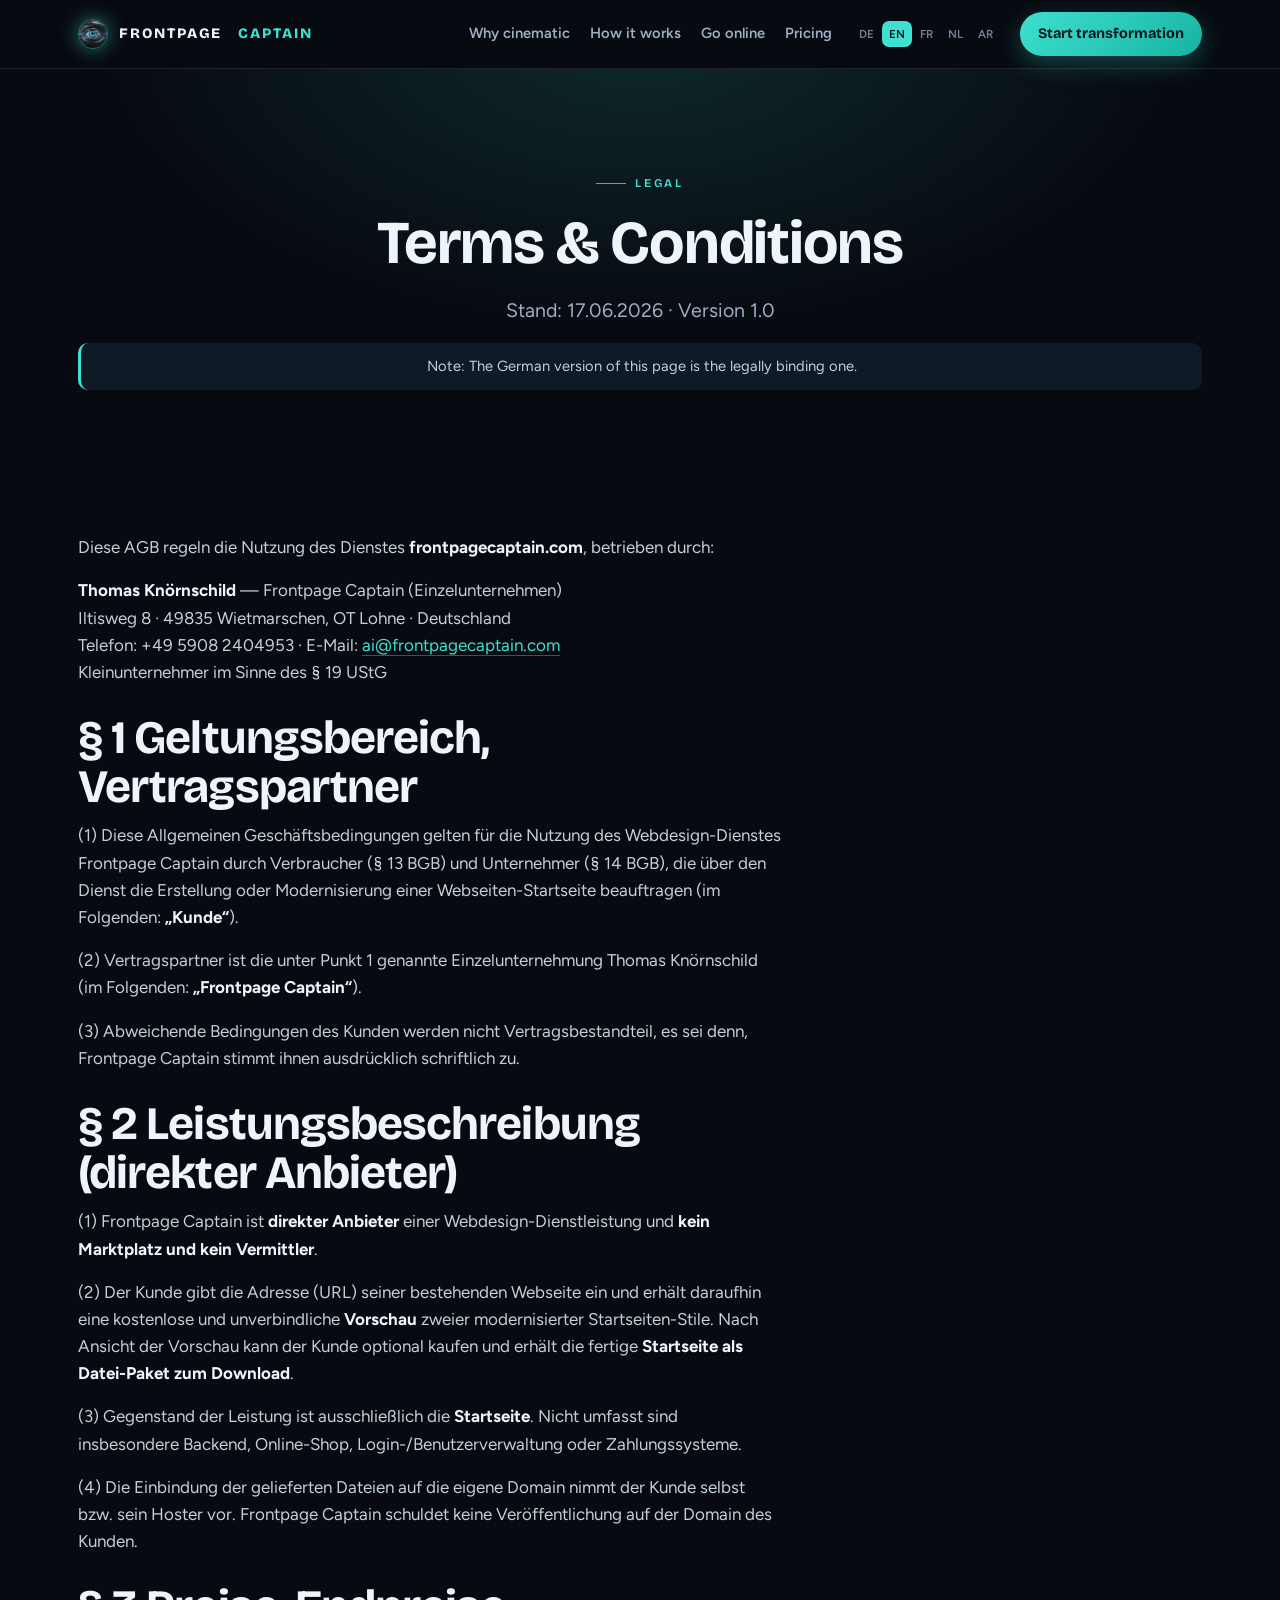
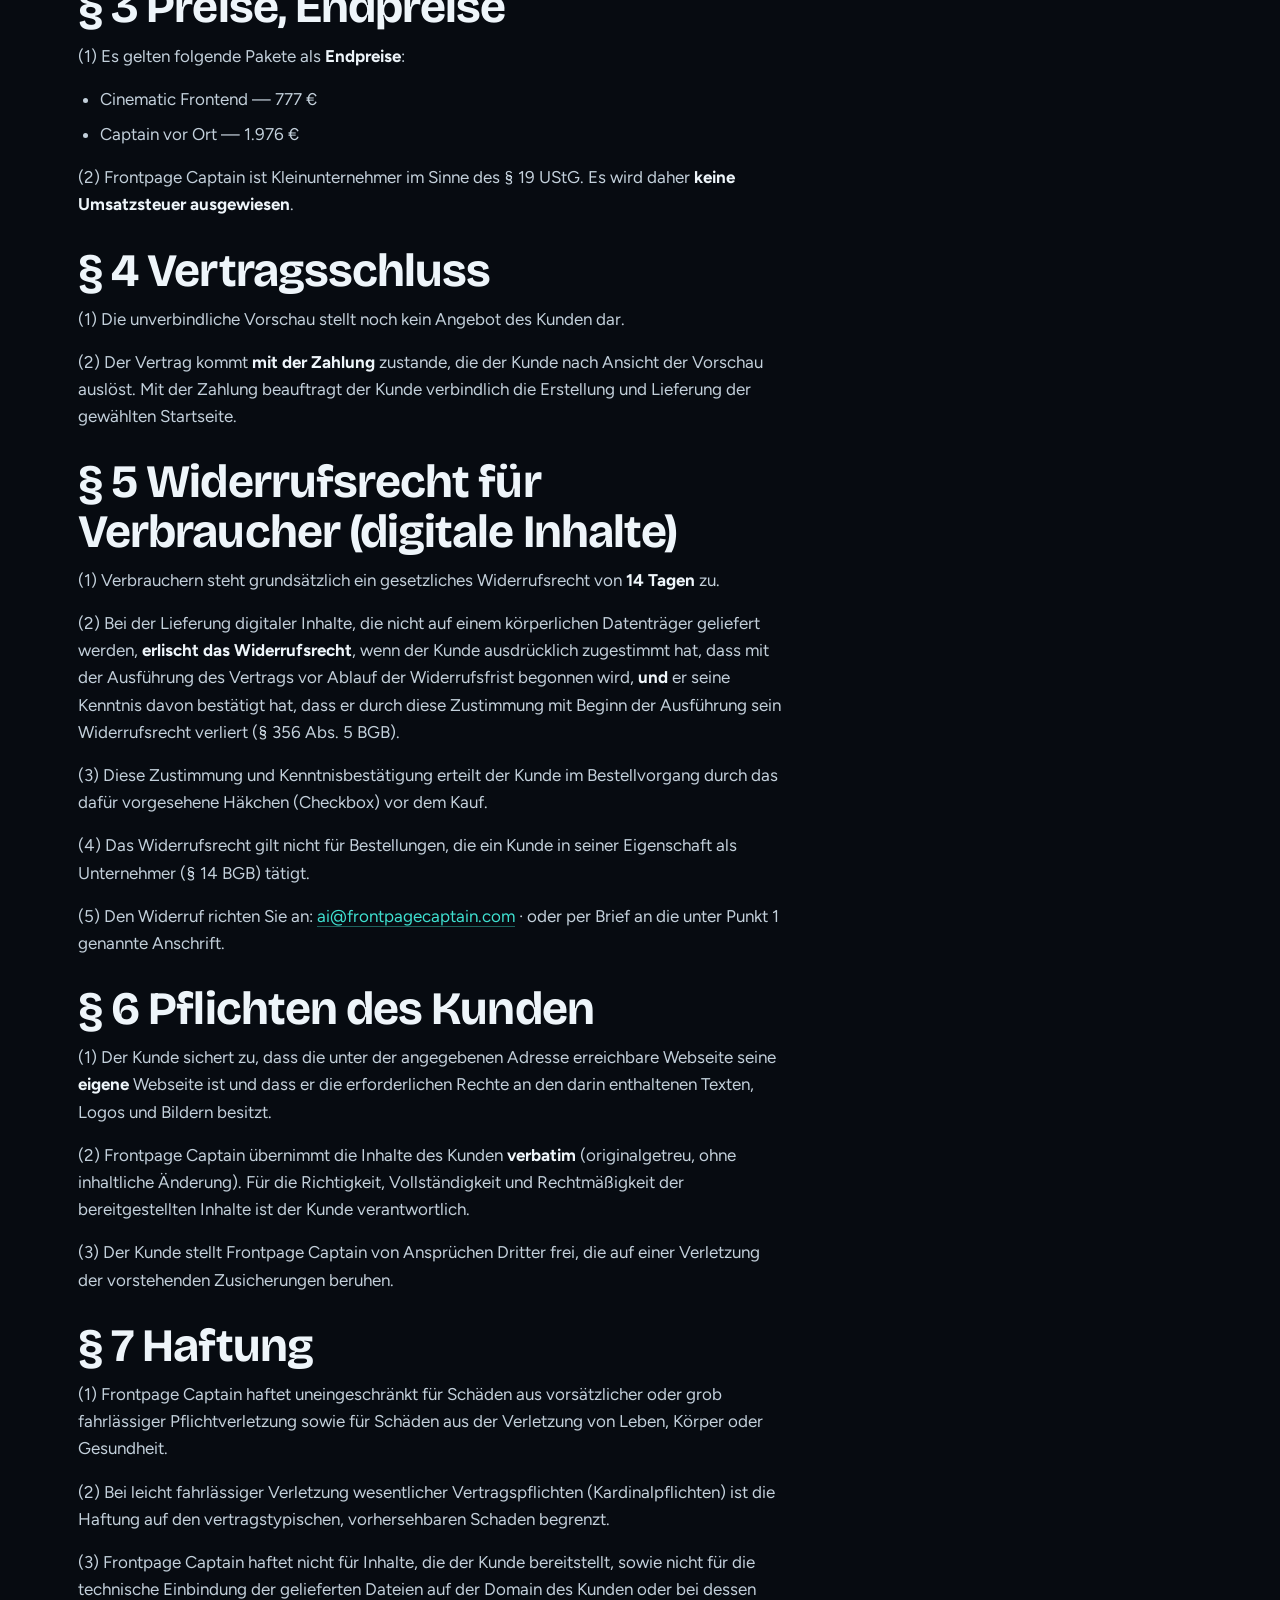
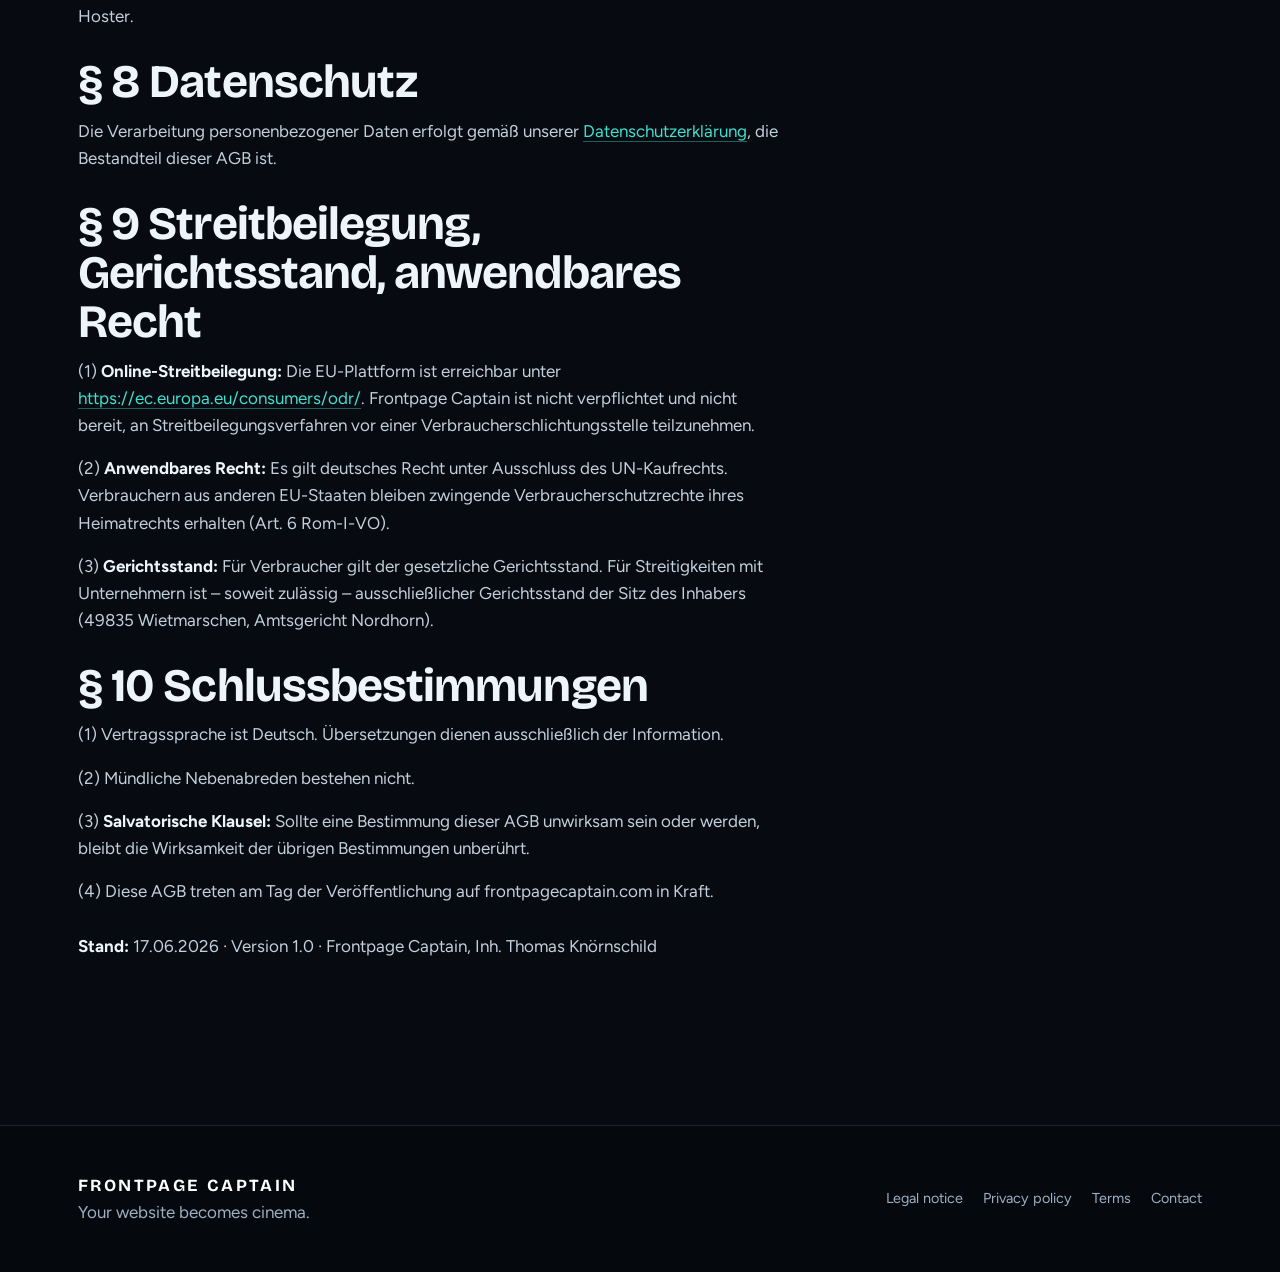
<file: agb.html>
<!DOCTYPE html>

<html lang="de">
<head>
<meta charset="utf-8"/>
<meta content="width=device-width, initial-scale=1" name="viewport"/>
<title>AGB — Frontpage Captain</title>
<meta content="AGB — Frontpage Captain." name="description"/>
<link href="https://fonts.googleapis.com" rel="preconnect"/>
<link crossorigin="" href="https://fonts.gstatic.com" rel="preconnect"/>
<link href="https://fonts.googleapis.com/css2?family=Bricolage+Grotesque:opsz,wght@12..96,500;12..96,600;12..96,700;12..96,800&amp;family=Figtree:wght@400;500;600;700&amp;display=swap" rel="stylesheet"/>
<link href="assets/fpc.css" rel="stylesheet"/>
<script>document.documentElement.classList.add('js')</script>
</head>
<body>
<a class="skip" data-i18n="skip" href="#main">Zum Inhalt springen</a>
<header>
<div class="wrap bar">
<a class="brand" href="index.html"><img alt="Frontpage Captain" src="assets/auge-icon.png"/>FRONTPAGE <span>CAPTAIN</span></a>
<nav class="main">
<a class="lnk" data-i18n="nav_warum-cinematic" href="warum-cinematic.html">Warum cinematic</a>
<a class="lnk" data-i18n="nav_so-laeufts" href="so-laeufts.html">So läuft's</a>
<a class="lnk" data-i18n="nav_online" href="so-online.html">Online gehen</a>
<a class="lnk" data-i18n="nav_preise" href="preise.html">Preise</a>
<div aria-label="Sprache / Language" class="langsw" role="group"><button aria-label="Deutsch" data-lang="de" onclick="setLang('de')">DE</button><button aria-label="English" data-lang="en" onclick="setLang('en')">EN</button><button aria-label="Français" data-lang="fr" onclick="setLang('fr')">FR</button><button aria-label="Nederlands" data-lang="nl" onclick="setLang('nl')">NL</button><button aria-label="العربية" data-lang="ar" onclick="setLang('ar')">AR</button></div><a class="cta" data-i18n="hdr_cta" href="vorschau.html">Verwandlung starten</a>
</nav>
</div>
</header>
<main id="main">
<section class="page-hero">
<div class="wrap">
<span class="eyebrow" data-i18n="leg_eyebrow">Rechtliches</span>
<h1 data-i18n="leg_agb">Allgemeine <span class="accent">Geschäftsbedingungen</span></h1>
<p class="lede">Stand: 17.06.2026 · Version 1.0</p>
<p data-i18n="legal_note" style="margin-top:16px;padding:12px 16px;border-left:3px solid var(--cyan);background:var(--surf);border-radius:10px;color:#c3d0db;font-size:.92rem">Hinweis: Rechtlich maßgeblich ist die deutsche Fassung dieser Seite.</p></div>
</section>
<section class="band">
<div class="wrap">
<div class="prose reveal">
<p>Diese AGB regeln die Nutzung des Dienstes <strong>frontpagecaptain.com</strong>, betrieben durch:</p>
<p><strong>Thomas Knörnschild</strong> — Frontpage Captain (Einzelunternehmen)<br/>
        Iltisweg 8 · 49835 Wietmarschen, OT Lohne · Deutschland<br/>
        Telefon: +49 5908 2404953 · E-Mail: <a href="mailto:ai@frontpagecaptain.com">ai@frontpagecaptain.com</a><br/>
        Kleinunternehmer im Sinne des § 19 UStG</p>
<h2>§ 1 Geltungsbereich, Vertragspartner</h2>
<p>(1) Diese Allgemeinen Geschäftsbedingungen gelten für die Nutzung des Webdesign-Dienstes Frontpage Captain durch Verbraucher (§ 13 BGB) und Unternehmer (§ 14 BGB), die über den Dienst die Erstellung oder Modernisierung einer Webseiten-Startseite beauftragen (im Folgenden: <strong>„Kunde“</strong>).</p>
<p>(2) Vertragspartner ist die unter Punkt 1 genannte Einzelunternehmung Thomas Knörnschild (im Folgenden: <strong>„Frontpage Captain“</strong>).</p>
<p>(3) Abweichende Bedingungen des Kunden werden nicht Vertragsbestandteil, es sei denn, Frontpage Captain stimmt ihnen ausdrücklich schriftlich zu.</p>
<h2>§ 2 Leistungsbeschreibung (direkter Anbieter)</h2>
<p>(1) Frontpage Captain ist <strong>direkter Anbieter</strong> einer Webdesign-Dienstleistung und <strong>kein Marktplatz und kein Vermittler</strong>.</p>
<p>(2) Der Kunde gibt die Adresse (URL) seiner bestehenden Webseite ein und erhält daraufhin eine kostenlose und unverbindliche <strong>Vorschau</strong> zweier modernisierter Startseiten-Stile. Nach Ansicht der Vorschau kann der Kunde optional kaufen und erhält die fertige <strong>Startseite als Datei-Paket zum Download</strong>.</p>
<p>(3) Gegenstand der Leistung ist ausschließlich die <strong>Startseite</strong>. Nicht umfasst sind insbesondere Backend, Online-Shop, Login-/Benutzerverwaltung oder Zahlungssysteme.</p>
<p>(4) Die Einbindung der gelieferten Dateien auf die eigene Domain nimmt der Kunde selbst bzw. sein Hoster vor. Frontpage Captain schuldet keine Veröffentlichung auf der Domain des Kunden.</p>
<h2>§ 3 Preise, Endpreise</h2>
<p>(1) Es gelten folgende Pakete als <strong>Endpreise</strong>:</p>
<ul>
<li><span class="price">Cinematic Frontend — 777 €</span></li>
<li><span class="price">Captain vor Ort — 1.976 €</span></li>
</ul>
<p>(2) Frontpage Captain ist Kleinunternehmer im Sinne des § 19 UStG. Es wird daher <strong>keine Umsatzsteuer ausgewiesen</strong>.</p>
<h2>§ 4 Vertragsschluss</h2>
<p>(1) Die unverbindliche Vorschau stellt noch kein Angebot des Kunden dar.</p>
<p>(2) Der Vertrag kommt <strong>mit der Zahlung</strong> zustande, die der Kunde nach Ansicht der Vorschau auslöst. Mit der Zahlung beauftragt der Kunde verbindlich die Erstellung und Lieferung der gewählten Startseite.</p>
<h2>§ 5 Widerrufsrecht für Verbraucher (digitale Inhalte)</h2>
<p>(1) Verbrauchern steht grundsätzlich ein gesetzliches Widerrufsrecht von <strong>14 Tagen</strong> zu.</p>
<p>(2) Bei der Lieferung digitaler Inhalte, die nicht auf einem körperlichen Datenträger geliefert werden, <strong>erlischt das Widerrufsrecht</strong>, wenn der Kunde ausdrücklich zugestimmt hat, dass mit der Ausführung des Vertrags vor Ablauf der Widerrufsfrist begonnen wird, <strong>und</strong> er seine Kenntnis davon bestätigt hat, dass er durch diese Zustimmung mit Beginn der Ausführung sein Widerrufsrecht verliert (§ 356 Abs. 5 BGB).</p>
<p>(3) Diese Zustimmung und Kenntnisbestätigung erteilt der Kunde im Bestellvorgang durch das dafür vorgesehene Häkchen (Checkbox) vor dem Kauf.</p>
<p>(4) Das Widerrufsrecht gilt nicht für Bestellungen, die ein Kunde in seiner Eigenschaft als Unternehmer (§ 14 BGB) tätigt.</p>
<p>(5) Den Widerruf richten Sie an: <a href="mailto:ai@frontpagecaptain.com">ai@frontpagecaptain.com</a> · oder per Brief an die unter Punkt 1 genannte Anschrift.</p>
<h2>§ 6 Pflichten des Kunden</h2>
<p>(1) Der Kunde sichert zu, dass die unter der angegebenen Adresse erreichbare Webseite seine <strong>eigene</strong> Webseite ist und dass er die erforderlichen Rechte an den darin enthaltenen Texten, Logos und Bildern besitzt.</p>
<p>(2) Frontpage Captain übernimmt die Inhalte des Kunden <strong>verbatim</strong> (originalgetreu, ohne inhaltliche Änderung). Für die Richtigkeit, Vollständigkeit und Rechtmäßigkeit der bereitgestellten Inhalte ist der Kunde verantwortlich.</p>
<p>(3) Der Kunde stellt Frontpage Captain von Ansprüchen Dritter frei, die auf einer Verletzung der vorstehenden Zusicherungen beruhen.</p>
<h2>§ 7 Haftung</h2>
<p>(1) Frontpage Captain haftet uneingeschränkt für Schäden aus vorsätzlicher oder grob fahrlässiger Pflichtverletzung sowie für Schäden aus der Verletzung von Leben, Körper oder Gesundheit.</p>
<p>(2) Bei leicht fahrlässiger Verletzung wesentlicher Vertragspflichten (Kardinalpflichten) ist die Haftung auf den vertragstypischen, vorhersehbaren Schaden begrenzt.</p>
<p>(3) Frontpage Captain haftet nicht für Inhalte, die der Kunde bereitstellt, sowie nicht für die technische Einbindung der gelieferten Dateien auf der Domain des Kunden oder bei dessen Hoster.</p>
<h2>§ 8 Datenschutz</h2>
<p>Die Verarbeitung personenbezogener Daten erfolgt gemäß unserer <a href="datenschutz.html">Datenschutzerklärung</a>, die Bestandteil dieser AGB ist.</p>
<h2>§ 9 Streitbeilegung, Gerichtsstand, anwendbares Recht</h2>
<p>(1) <strong>Online-Streitbeilegung:</strong> Die EU-Plattform ist erreichbar unter <a href="https://ec.europa.eu/consumers/odr/">https://ec.europa.eu/consumers/odr/</a>. Frontpage Captain ist nicht verpflichtet und nicht bereit, an Streitbeilegungsverfahren vor einer Verbraucherschlichtungsstelle teilzunehmen.</p>
<p>(2) <strong>Anwendbares Recht:</strong> Es gilt deutsches Recht unter Ausschluss des UN-Kaufrechts. Verbrauchern aus anderen EU-Staaten bleiben zwingende Verbraucherschutzrechte ihres Heimatrechts erhalten (Art. 6 Rom-I-VO).</p>
<p>(3) <strong>Gerichtsstand:</strong> Für Verbraucher gilt der gesetzliche Gerichtsstand. Für Streitigkeiten mit Unternehmern ist – soweit zulässig – ausschließlicher Gerichtsstand der Sitz des Inhabers (49835 Wietmarschen, Amtsgericht Nordhorn).</p>
<h2>§ 10 Schlussbestimmungen</h2>
<p>(1) Vertragssprache ist Deutsch. Übersetzungen dienen ausschließlich der Information.</p>
<p>(2) Mündliche Nebenabreden bestehen nicht.</p>
<p>(3) <strong>Salvatorische Klausel:</strong> Sollte eine Bestimmung dieser AGB unwirksam sein oder werden, bleibt die Wirksamkeit der übrigen Bestimmungen unberührt.</p>
<p>(4) Diese AGB treten am Tag der Veröffentlichung auf frontpagecaptain.com in Kraft.</p>
<p class="stand" style="margin-top:28px"><strong>Stand:</strong> 17.06.2026 · Version 1.0 · Frontpage Captain, Inh. Thomas Knörnschild</p>
</div>
</div>
</section>
</main>
<footer>
<div class="wrap fgrid">
<div class="ft"><b>FRONTPAGE CAPTAIN</b><br/><span data-i18n="foot_slogan">Deine Website wird Kino.</span></div>
<div class="flinks">
<a data-i18n="foot_impressum" href="impressum.html">Impressum</a>
<a data-i18n="foot_datenschutz" href="datenschutz.html">Datenschutz</a>
<a data-i18n="foot_agb" href="agb.html">AGB</a>
<a data-i18n="foot_kontakt" href="kontakt.html">Kontakt</a>
</div>
</div>
</footer>
<script src="assets/i18n.js"></script>
<script src="assets/i18n-apply.js"></script>
<script src="assets/motion.min.js"></script>
<script src="assets/motion-fx.js"></script>
</body>
</html>
</file>
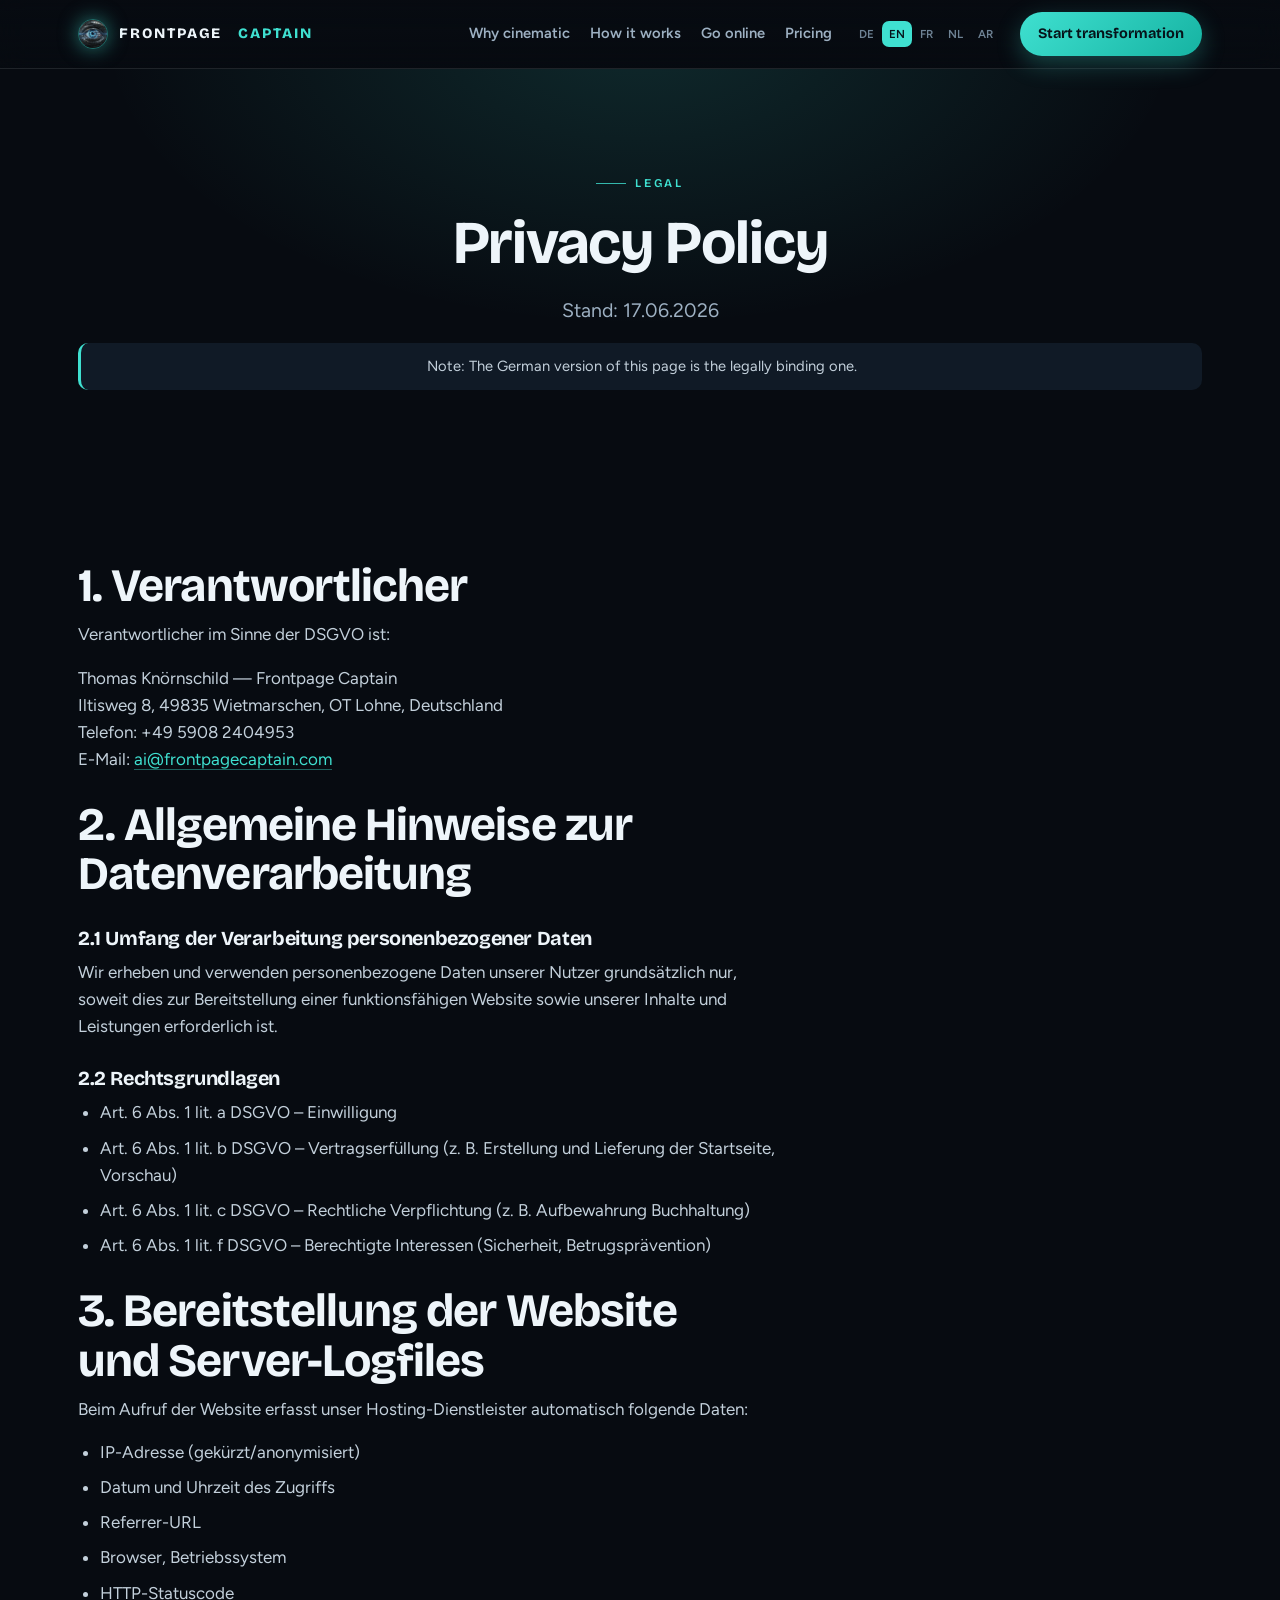
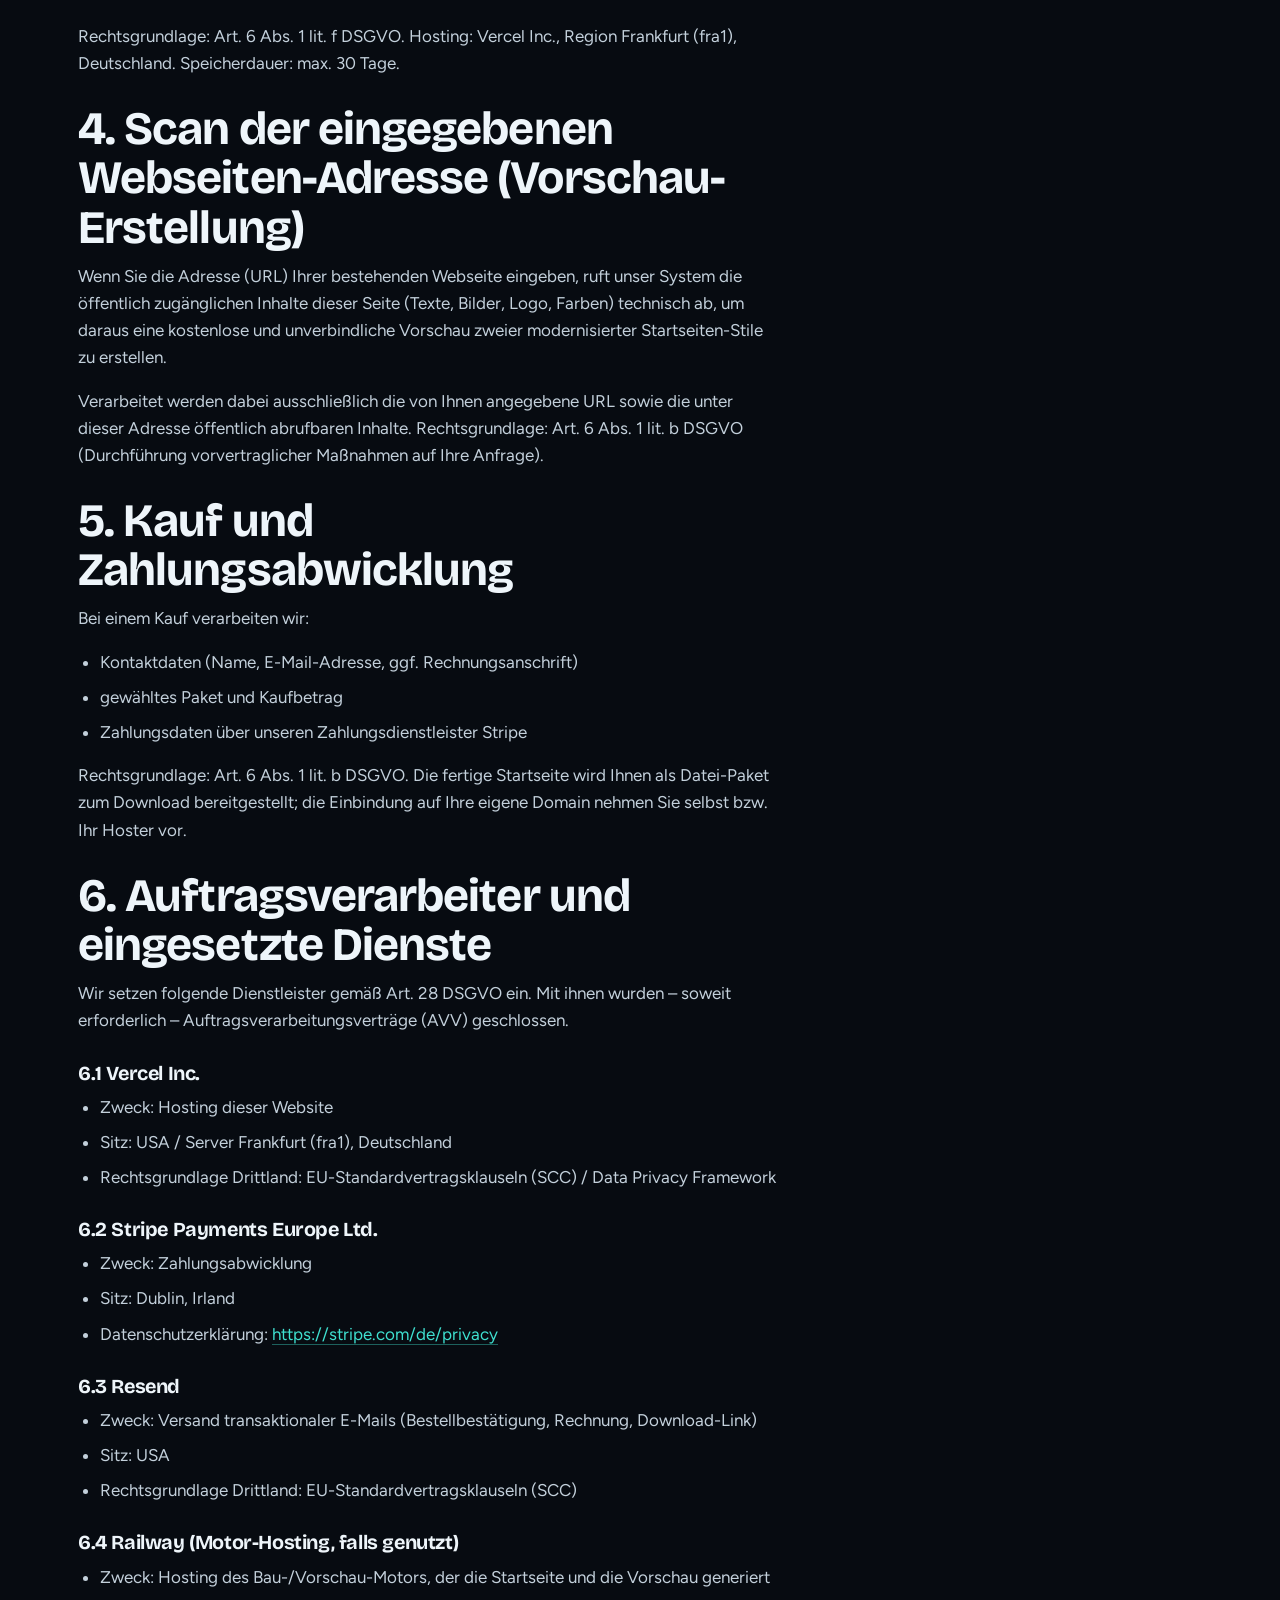
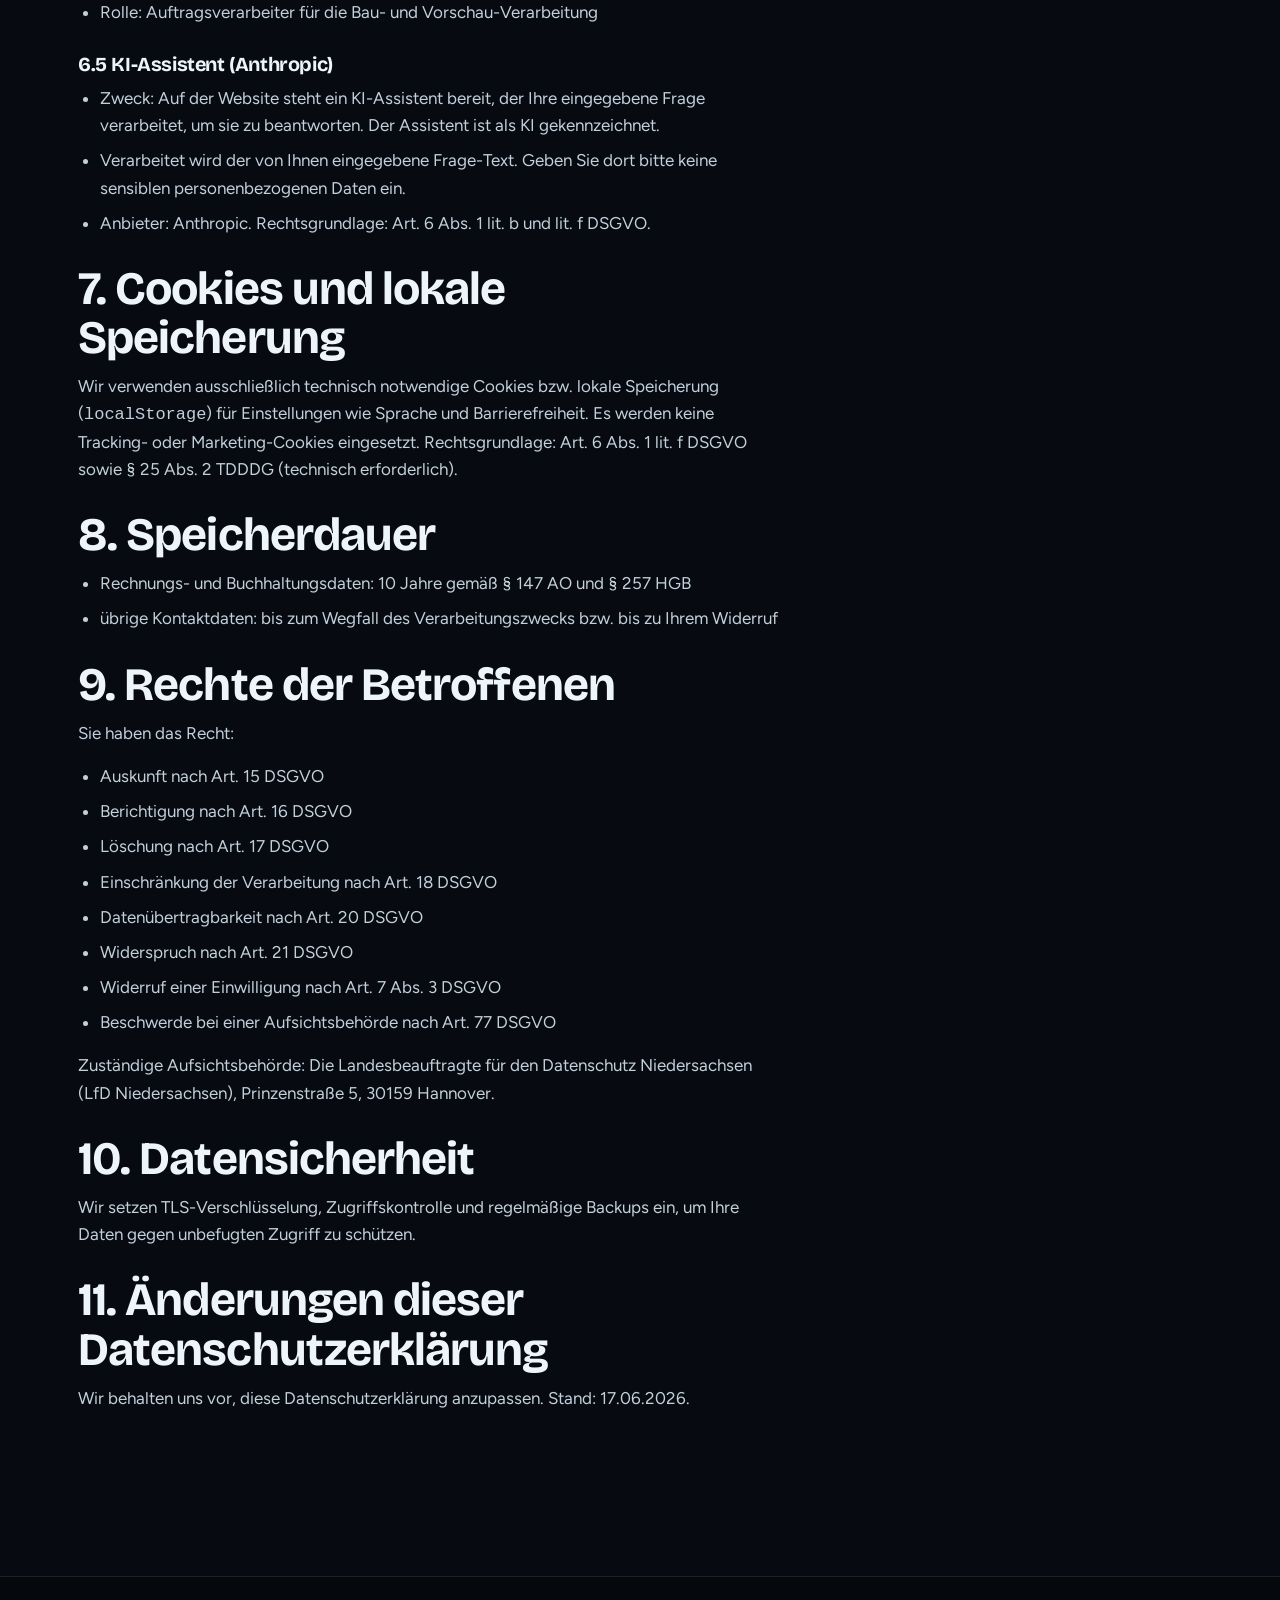
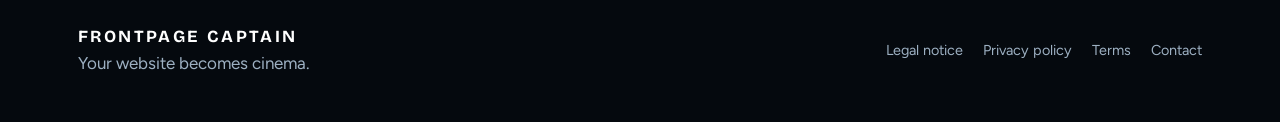
<file: datenschutz.html>
<!DOCTYPE html>

<html lang="de">
<head>
<meta charset="utf-8"/>
<meta content="width=device-width, initial-scale=1" name="viewport"/>
<title>Datenschutz — Frontpage Captain</title>
<meta content="Datenschutz — Frontpage Captain." name="description"/>
<link href="https://fonts.googleapis.com" rel="preconnect"/>
<link crossorigin="" href="https://fonts.gstatic.com" rel="preconnect"/>
<link href="https://fonts.googleapis.com/css2?family=Bricolage+Grotesque:opsz,wght@12..96,500;12..96,600;12..96,700;12..96,800&amp;family=Figtree:wght@400;500;600;700&amp;display=swap" rel="stylesheet"/>
<link href="assets/fpc.css" rel="stylesheet"/>
<script>document.documentElement.classList.add('js')</script>
</head>
<body>
<a class="skip" data-i18n="skip" href="#main">Zum Inhalt springen</a>
<header>
<div class="wrap bar">
<a class="brand" href="index.html"><img alt="Frontpage Captain" src="assets/auge-icon.png"/>FRONTPAGE <span>CAPTAIN</span></a>
<nav class="main">
<a class="lnk" data-i18n="nav_warum-cinematic" href="warum-cinematic.html">Warum cinematic</a>
<a class="lnk" data-i18n="nav_so-laeufts" href="so-laeufts.html">So läuft's</a>
<a class="lnk" data-i18n="nav_online" href="so-online.html">Online gehen</a>
<a class="lnk" data-i18n="nav_preise" href="preise.html">Preise</a>
<div aria-label="Sprache / Language" class="langsw" role="group"><button aria-label="Deutsch" data-lang="de" onclick="setLang('de')">DE</button><button aria-label="English" data-lang="en" onclick="setLang('en')">EN</button><button aria-label="Français" data-lang="fr" onclick="setLang('fr')">FR</button><button aria-label="Nederlands" data-lang="nl" onclick="setLang('nl')">NL</button><button aria-label="العربية" data-lang="ar" onclick="setLang('ar')">AR</button></div><a class="cta" data-i18n="hdr_cta" href="vorschau.html">Verwandlung starten</a>
</nav>
</div>
</header>
<main id="main">
<section class="page-hero">
<div class="wrap">
<span class="eyebrow" data-i18n="leg_eyebrow">Rechtliches</span>
<h1 data-i18n="leg_datenschutz">Datenschutz<span class="accent">erklärung</span></h1>
<p class="lede">Stand: 17.06.2026</p>
<p data-i18n="legal_note" style="margin-top:16px;padding:12px 16px;border-left:3px solid var(--cyan);background:var(--surf);border-radius:10px;color:#c3d0db;font-size:.92rem">Hinweis: Rechtlich maßgeblich ist die deutsche Fassung dieser Seite.</p></div>
</section>
<section class="band">
<div class="wrap">
<div class="prose reveal">
<h2>1. Verantwortlicher</h2>
<p>Verantwortlicher im Sinne der DSGVO ist:</p>
<p>Thomas Knörnschild — Frontpage Captain<br/>
        Iltisweg 8, 49835 Wietmarschen, OT Lohne, Deutschland<br/>
        Telefon: +49 5908 2404953<br/>
        E-Mail: <a href="mailto:ai@frontpagecaptain.com">ai@frontpagecaptain.com</a></p>
<h2>2. Allgemeine Hinweise zur Datenverarbeitung</h2>
<h3>2.1 Umfang der Verarbeitung personenbezogener Daten</h3>
<p>Wir erheben und verwenden personenbezogene Daten unserer Nutzer grundsätzlich nur, soweit dies zur Bereitstellung einer funktionsfähigen Website sowie unserer Inhalte und Leistungen erforderlich ist.</p>
<h3>2.2 Rechtsgrundlagen</h3>
<ul>
<li>Art. 6 Abs. 1 lit. a DSGVO – Einwilligung</li>
<li>Art. 6 Abs. 1 lit. b DSGVO – Vertragserfüllung (z. B. Erstellung und Lieferung der Startseite, Vorschau)</li>
<li>Art. 6 Abs. 1 lit. c DSGVO – Rechtliche Verpflichtung (z. B. Aufbewahrung Buchhaltung)</li>
<li>Art. 6 Abs. 1 lit. f DSGVO – Berechtigte Interessen (Sicherheit, Betrugsprävention)</li>
</ul>
<h2>3. Bereitstellung der Website und Server-Logfiles</h2>
<p>Beim Aufruf der Website erfasst unser Hosting-Dienstleister automatisch folgende Daten:</p>
<ul>
<li>IP-Adresse (gekürzt/anonymisiert)</li>
<li>Datum und Uhrzeit des Zugriffs</li>
<li>Referrer-URL</li>
<li>Browser, Betriebssystem</li>
<li>HTTP-Statuscode</li>
</ul>
<p>Rechtsgrundlage: Art. 6 Abs. 1 lit. f DSGVO. Hosting: Vercel Inc., Region Frankfurt (fra1), Deutschland. Speicherdauer: max. 30 Tage.</p>
<h2>4. Scan der eingegebenen Webseiten-Adresse (Vorschau-Erstellung)</h2>
<p>Wenn Sie die Adresse (URL) Ihrer bestehenden Webseite eingeben, ruft unser System die öffentlich zugänglichen Inhalte dieser Seite (Texte, Bilder, Logo, Farben) technisch ab, um daraus eine kostenlose und unverbindliche Vorschau zweier modernisierter Startseiten-Stile zu erstellen.</p>
<p>Verarbeitet werden dabei ausschließlich die von Ihnen angegebene URL sowie die unter dieser Adresse öffentlich abrufbaren Inhalte. Rechtsgrundlage: Art. 6 Abs. 1 lit. b DSGVO (Durchführung vorvertraglicher Maßnahmen auf Ihre Anfrage).</p>
<h2>5. Kauf und Zahlungsabwicklung</h2>
<p>Bei einem Kauf verarbeiten wir:</p>
<ul>
<li>Kontaktdaten (Name, E-Mail-Adresse, ggf. Rechnungsanschrift)</li>
<li>gewähltes Paket und Kaufbetrag</li>
<li>Zahlungsdaten über unseren Zahlungsdienstleister Stripe</li>
</ul>
<p>Rechtsgrundlage: Art. 6 Abs. 1 lit. b DSGVO. Die fertige Startseite wird Ihnen als Datei-Paket zum Download bereitgestellt; die Einbindung auf Ihre eigene Domain nehmen Sie selbst bzw. Ihr Hoster vor.</p>
<h2>6. Auftragsverarbeiter und eingesetzte Dienste</h2>
<p>Wir setzen folgende Dienstleister gemäß Art. 28 DSGVO ein. Mit ihnen wurden – soweit erforderlich – Auftragsverarbeitungsverträge (AVV) geschlossen.</p>
<h3>6.1 Vercel Inc.</h3>
<ul>
<li>Zweck: Hosting dieser Website</li>
<li>Sitz: USA / Server Frankfurt (fra1), Deutschland</li>
<li>Rechtsgrundlage Drittland: EU-Standardvertragsklauseln (SCC) / Data Privacy Framework</li>
</ul>
<h3>6.2 Stripe Payments Europe Ltd.</h3>
<ul>
<li>Zweck: Zahlungsabwicklung</li>
<li>Sitz: Dublin, Irland</li>
<li>Datenschutzerklärung: <a href="https://stripe.com/de/privacy">https://stripe.com/de/privacy</a></li>
</ul>
<h3>6.3 Resend</h3>
<ul>
<li>Zweck: Versand transaktionaler E-Mails (Bestellbestätigung, Rechnung, Download-Link)</li>
<li>Sitz: USA</li>
<li>Rechtsgrundlage Drittland: EU-Standardvertragsklauseln (SCC)</li>
</ul>
<h3>6.4 Railway (Motor-Hosting, falls genutzt)</h3>
<ul>
<li>Zweck: Hosting des Bau-/Vorschau-Motors, der die Startseite und die Vorschau generiert</li>
<li>Rolle: Auftragsverarbeiter für die Bau- und Vorschau-Verarbeitung</li>
</ul>
<h3>6.5 KI-Assistent (Anthropic)</h3>
<ul>
<li>Zweck: Auf der Website steht ein KI-Assistent bereit, der Ihre eingegebene Frage verarbeitet, um sie zu beantworten. Der Assistent ist als KI gekennzeichnet.</li>
<li>Verarbeitet wird der von Ihnen eingegebene Frage-Text. Geben Sie dort bitte keine sensiblen personenbezogenen Daten ein.</li>
<li>Anbieter: Anthropic. Rechtsgrundlage: Art. 6 Abs. 1 lit. b und lit. f DSGVO.</li>
</ul>
<h2>7. Cookies und lokale Speicherung</h2>
<p>Wir verwenden ausschließlich technisch notwendige Cookies bzw. lokale Speicherung (<code>localStorage</code>) für Einstellungen wie Sprache und Barrierefreiheit. Es werden keine Tracking- oder Marketing-Cookies eingesetzt. Rechtsgrundlage: Art. 6 Abs. 1 lit. f DSGVO sowie § 25 Abs. 2 TDDDG (technisch erforderlich).</p>
<h2>8. Speicherdauer</h2>
<ul>
<li>Rechnungs- und Buchhaltungsdaten: 10 Jahre gemäß § 147 AO und § 257 HGB</li>
<li>übrige Kontaktdaten: bis zum Wegfall des Verarbeitungszwecks bzw. bis zu Ihrem Widerruf</li>
</ul>
<h2>9. Rechte der Betroffenen</h2>
<p>Sie haben das Recht:</p>
<ul>
<li>Auskunft nach Art. 15 DSGVO</li>
<li>Berichtigung nach Art. 16 DSGVO</li>
<li>Löschung nach Art. 17 DSGVO</li>
<li>Einschränkung der Verarbeitung nach Art. 18 DSGVO</li>
<li>Datenübertragbarkeit nach Art. 20 DSGVO</li>
<li>Widerspruch nach Art. 21 DSGVO</li>
<li>Widerruf einer Einwilligung nach Art. 7 Abs. 3 DSGVO</li>
<li>Beschwerde bei einer Aufsichtsbehörde nach Art. 77 DSGVO</li>
</ul>
<p>Zuständige Aufsichtsbehörde: Die Landesbeauftragte für den Datenschutz Niedersachsen (LfD Niedersachsen), Prinzenstraße 5, 30159 Hannover.</p>
<h2>10. Datensicherheit</h2>
<p>Wir setzen TLS-Verschlüsselung, Zugriffskontrolle und regelmäßige Backups ein, um Ihre Daten gegen unbefugten Zugriff zu schützen.</p>
<h2>11. Änderungen dieser Datenschutzerklärung</h2>
<p>Wir behalten uns vor, diese Datenschutzerklärung anzupassen. Stand: 17.06.2026.</p>
</div>
</div>
</section>
</main>
<footer>
<div class="wrap fgrid">
<div class="ft"><b>FRONTPAGE CAPTAIN</b><br/><span data-i18n="foot_slogan">Deine Website wird Kino.</span></div>
<div class="flinks">
<a data-i18n="foot_impressum" href="impressum.html">Impressum</a>
<a data-i18n="foot_datenschutz" href="datenschutz.html">Datenschutz</a>
<a data-i18n="foot_agb" href="agb.html">AGB</a>
<a data-i18n="foot_kontakt" href="kontakt.html">Kontakt</a>
</div>
</div>
</footer>
<script src="assets/i18n.js"></script>
<script src="assets/i18n-apply.js"></script>
<script src="assets/motion.min.js"></script>
<script src="assets/motion-fx.js"></script>
</body>
</html>
</file>
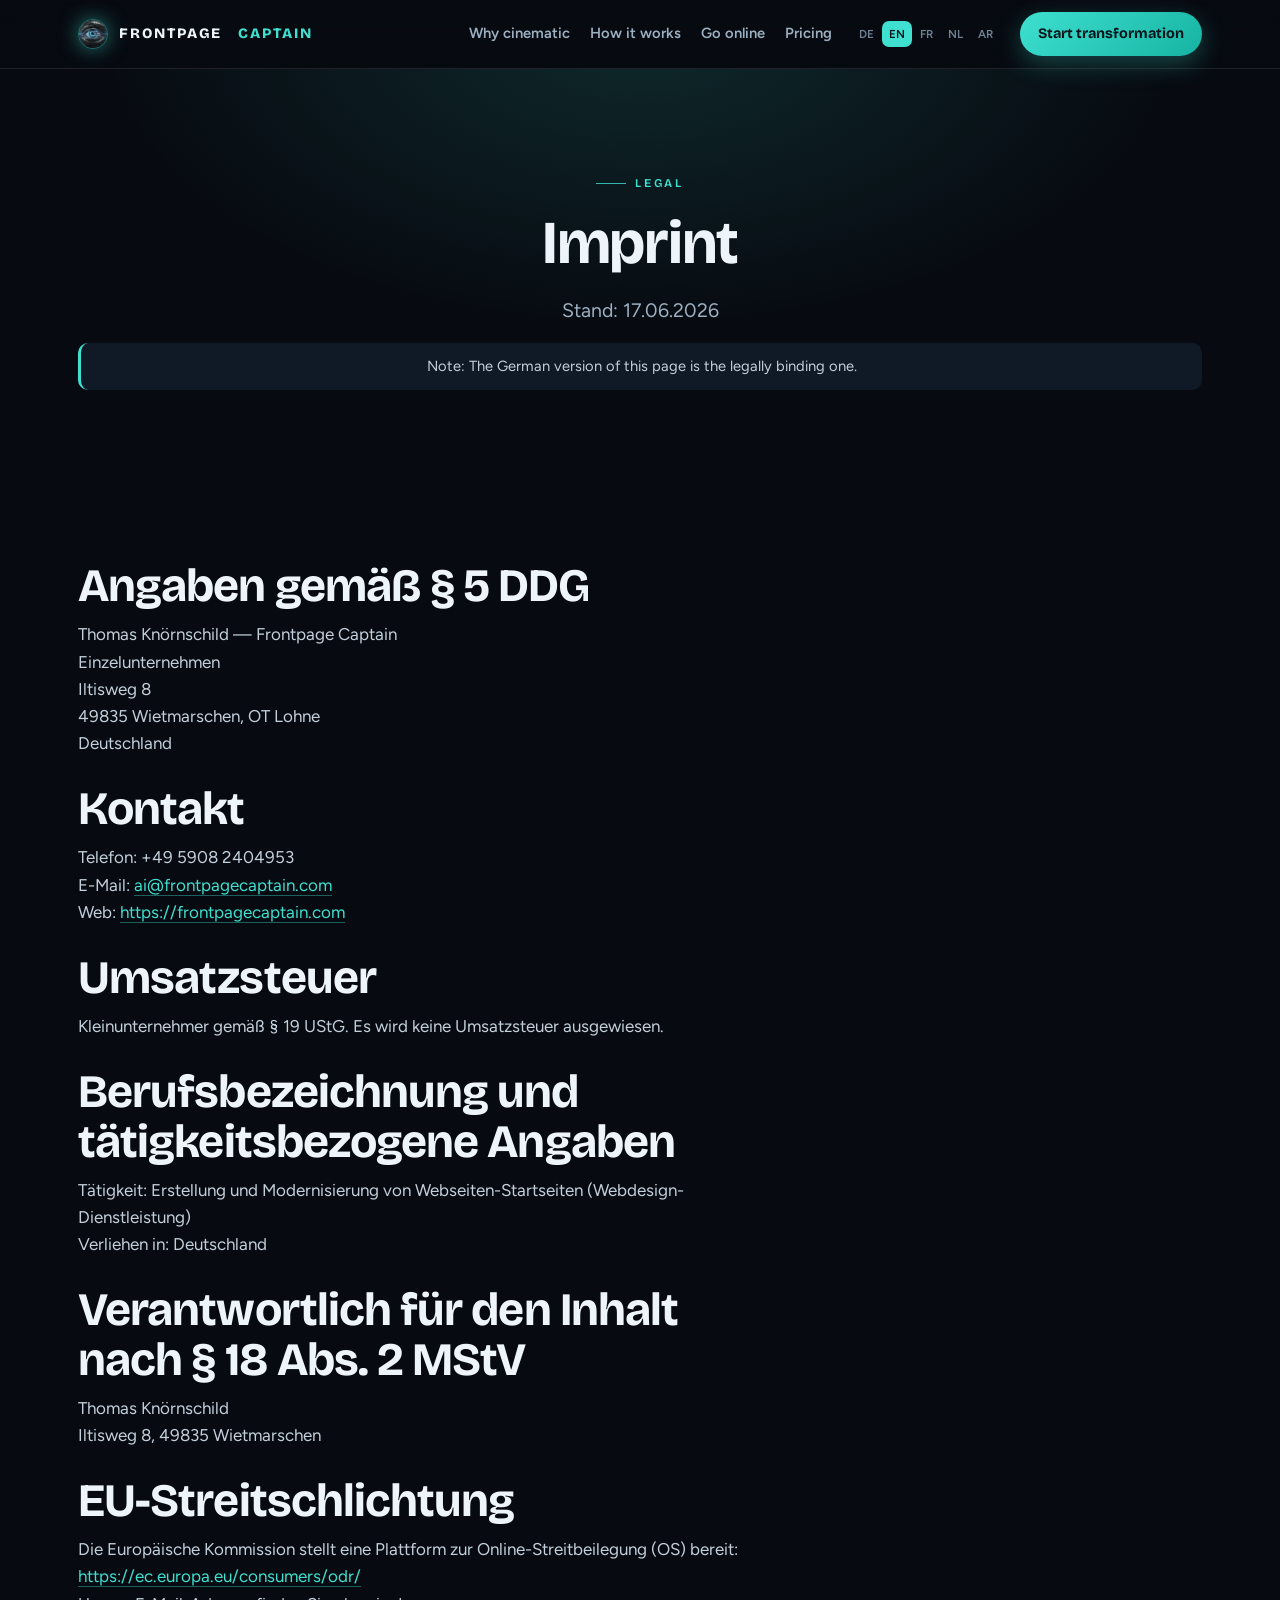
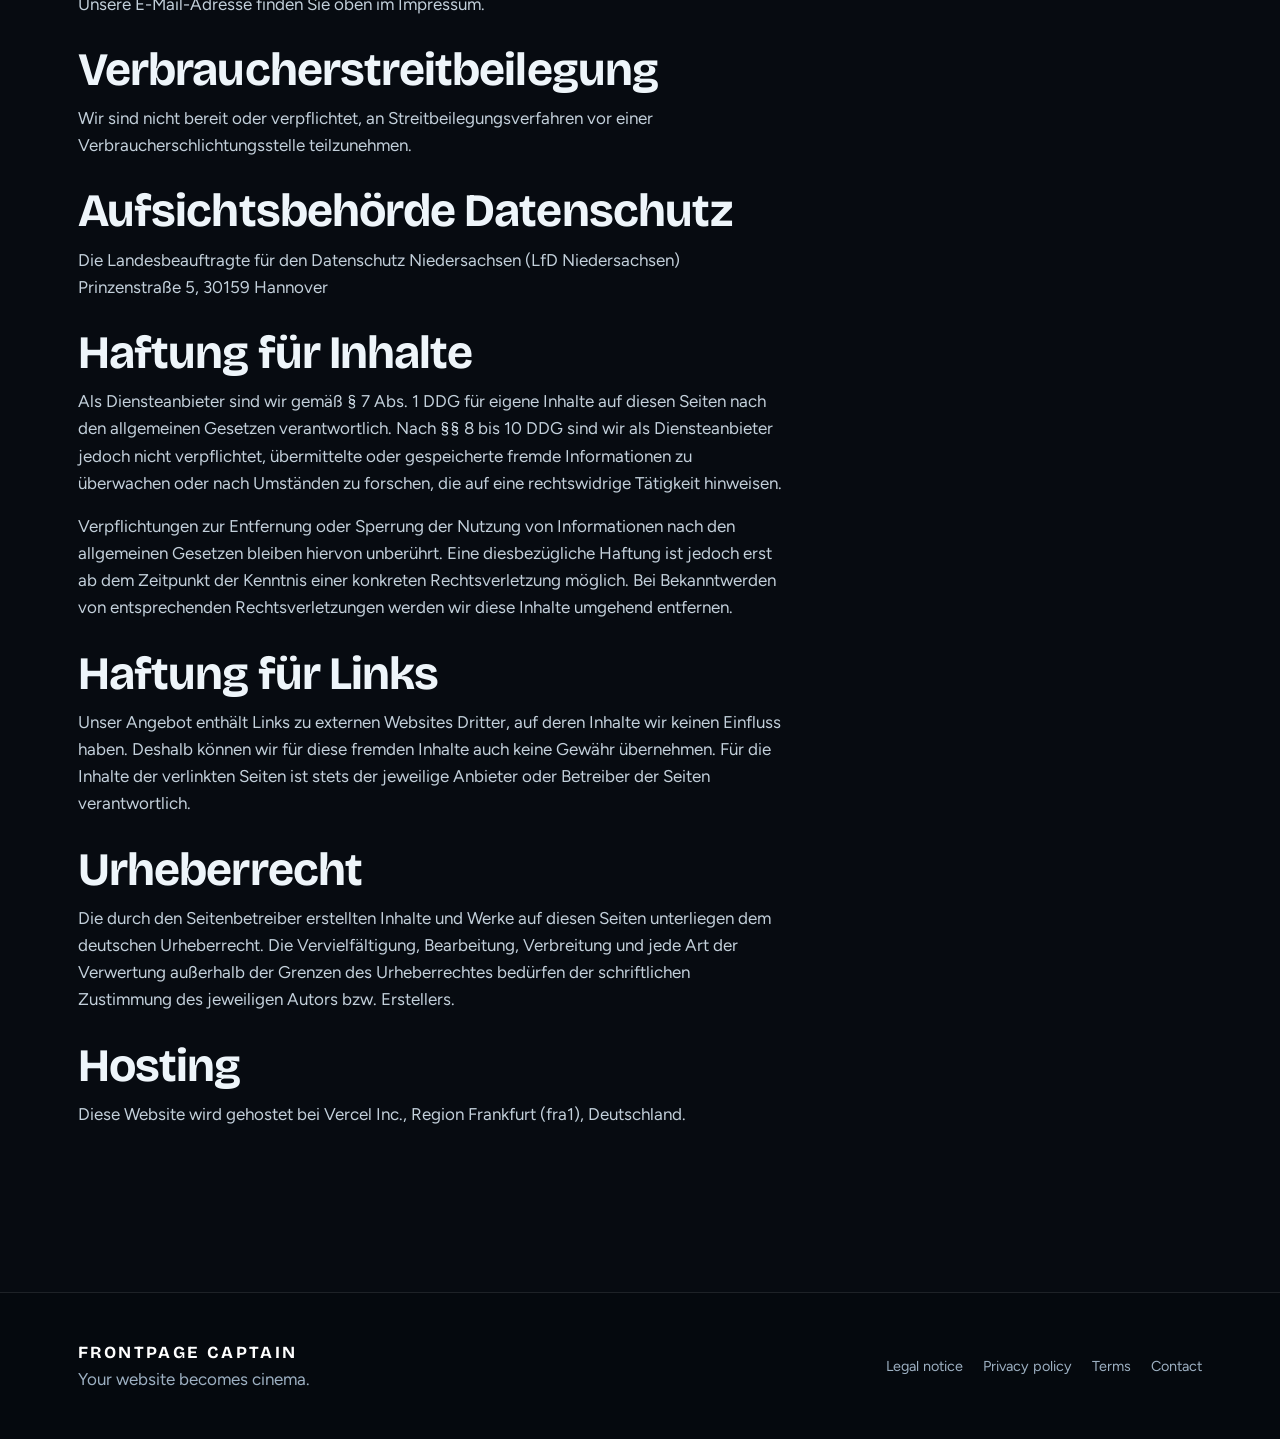
<file: impressum.html>
<!DOCTYPE html>

<html lang="de">
<head>
<meta charset="utf-8"/>
<meta content="width=device-width, initial-scale=1" name="viewport"/>
<title>Impressum — Frontpage Captain</title>
<meta content="Impressum — Frontpage Captain." name="description"/>
<link href="https://fonts.googleapis.com" rel="preconnect"/>
<link crossorigin="" href="https://fonts.gstatic.com" rel="preconnect"/>
<link href="https://fonts.googleapis.com/css2?family=Bricolage+Grotesque:opsz,wght@12..96,500;12..96,600;12..96,700;12..96,800&amp;family=Figtree:wght@400;500;600;700&amp;display=swap" rel="stylesheet"/>
<link href="assets/fpc.css" rel="stylesheet"/>
<script>document.documentElement.classList.add('js')</script>
</head>
<body>
<a class="skip" data-i18n="skip" href="#main">Zum Inhalt springen</a>
<header>
<div class="wrap bar">
<a class="brand" href="index.html"><img alt="Frontpage Captain" src="assets/auge-icon.png"/>FRONTPAGE <span>CAPTAIN</span></a>
<nav class="main">
<a class="lnk" data-i18n="nav_warum-cinematic" href="warum-cinematic.html">Warum cinematic</a>
<a class="lnk" data-i18n="nav_so-laeufts" href="so-laeufts.html">So läuft's</a>
<a class="lnk" data-i18n="nav_online" href="so-online.html">Online gehen</a>
<a class="lnk" data-i18n="nav_preise" href="preise.html">Preise</a>
<div aria-label="Sprache / Language" class="langsw" role="group"><button aria-label="Deutsch" data-lang="de" onclick="setLang('de')">DE</button><button aria-label="English" data-lang="en" onclick="setLang('en')">EN</button><button aria-label="Français" data-lang="fr" onclick="setLang('fr')">FR</button><button aria-label="Nederlands" data-lang="nl" onclick="setLang('nl')">NL</button><button aria-label="العربية" data-lang="ar" onclick="setLang('ar')">AR</button></div><a class="cta" data-i18n="hdr_cta" href="vorschau.html">Verwandlung starten</a>
</nav>
</div>
</header>
<main id="main">
<section class="page-hero">
<div class="wrap">
<span class="eyebrow" data-i18n="leg_eyebrow">Rechtliches</span>
<h1 data-i18n="leg_impressum">Impressum</h1>
<p class="lede">Stand: 17.06.2026</p>
<p data-i18n="legal_note" style="margin-top:16px;padding:12px 16px;border-left:3px solid var(--cyan);background:var(--surf);border-radius:10px;color:#c3d0db;font-size:.92rem">Hinweis: Rechtlich maßgeblich ist die deutsche Fassung dieser Seite.</p></div>
</section>
<section class="band">
<div class="wrap">
<div class="prose reveal">
<h2>Angaben gemäß § 5 DDG</h2>
<p>Thomas Knörnschild — Frontpage Captain<br/>
        Einzelunternehmen<br/>
        Iltisweg 8<br/>
        49835 Wietmarschen, OT Lohne<br/>
        Deutschland</p>
<h2>Kontakt</h2>
<p>Telefon: +49 5908 2404953<br/>
        E-Mail: <a href="mailto:ai@frontpagecaptain.com">ai@frontpagecaptain.com</a><br/>
        Web: <a href="https://frontpagecaptain.com">https://frontpagecaptain.com</a></p>
<h2>Umsatzsteuer</h2>
<p>Kleinunternehmer gemäß § 19 UStG. Es wird keine Umsatzsteuer ausgewiesen.</p>
<h2>Berufsbezeichnung und tätigkeitsbezogene Angaben</h2>
<p>Tätigkeit: Erstellung und Modernisierung von Webseiten-Startseiten (Webdesign-Dienstleistung)<br/>
        Verliehen in: Deutschland</p>
<h2>Verantwortlich für den Inhalt nach § 18 Abs. 2 MStV</h2>
<p>Thomas Knörnschild<br/>
        Iltisweg 8, 49835 Wietmarschen</p>
<h2>EU-Streitschlichtung</h2>
<p>Die Europäische Kommission stellt eine Plattform zur Online-Streitbeilegung (OS) bereit: <a href="https://ec.europa.eu/consumers/odr/">https://ec.europa.eu/consumers/odr/</a><br/>
        Unsere E-Mail-Adresse finden Sie oben im Impressum.</p>
<h2>Verbraucherstreitbeilegung</h2>
<p>Wir sind nicht bereit oder verpflichtet, an Streitbeilegungsverfahren vor einer Verbraucherschlichtungsstelle teilzunehmen.</p>
<h2>Aufsichtsbehörde Datenschutz</h2>
<p>Die Landesbeauftragte für den Datenschutz Niedersachsen (LfD Niedersachsen)<br/>
        Prinzenstraße 5, 30159 Hannover</p>
<h2>Haftung für Inhalte</h2>
<p>Als Diensteanbieter sind wir gemäß § 7 Abs. 1 DDG für eigene Inhalte auf diesen Seiten nach den allgemeinen Gesetzen verantwortlich. Nach §§ 8 bis 10 DDG sind wir als Diensteanbieter jedoch nicht verpflichtet, übermittelte oder gespeicherte fremde Informationen zu überwachen oder nach Umständen zu forschen, die auf eine rechtswidrige Tätigkeit hinweisen.</p>
<p>Verpflichtungen zur Entfernung oder Sperrung der Nutzung von Informationen nach den allgemeinen Gesetzen bleiben hiervon unberührt. Eine diesbezügliche Haftung ist jedoch erst ab dem Zeitpunkt der Kenntnis einer konkreten Rechtsverletzung möglich. Bei Bekanntwerden von entsprechenden Rechtsverletzungen werden wir diese Inhalte umgehend entfernen.</p>
<h2>Haftung für Links</h2>
<p>Unser Angebot enthält Links zu externen Websites Dritter, auf deren Inhalte wir keinen Einfluss haben. Deshalb können wir für diese fremden Inhalte auch keine Gewähr übernehmen. Für die Inhalte der verlinkten Seiten ist stets der jeweilige Anbieter oder Betreiber der Seiten verantwortlich.</p>
<h2>Urheberrecht</h2>
<p>Die durch den Seitenbetreiber erstellten Inhalte und Werke auf diesen Seiten unterliegen dem deutschen Urheberrecht. Die Vervielfältigung, Bearbeitung, Verbreitung und jede Art der Verwertung außerhalb der Grenzen des Urheberrechtes bedürfen der schriftlichen Zustimmung des jeweiligen Autors bzw. Erstellers.</p>
<h2>Hosting</h2>
<p>Diese Website wird gehostet bei Vercel Inc., Region Frankfurt (fra1), Deutschland.</p>
</div>
</div>
</section>
</main>
<footer>
<div class="wrap fgrid">
<div class="ft"><b>FRONTPAGE CAPTAIN</b><br/><span data-i18n="foot_slogan">Deine Website wird Kino.</span></div>
<div class="flinks">
<a data-i18n="foot_impressum" href="impressum.html">Impressum</a>
<a data-i18n="foot_datenschutz" href="datenschutz.html">Datenschutz</a>
<a data-i18n="foot_agb" href="agb.html">AGB</a>
<a data-i18n="foot_kontakt" href="kontakt.html">Kontakt</a>
</div>
</div>
</footer>
<script src="assets/i18n.js"></script>
<script src="assets/i18n-apply.js"></script>
<script src="assets/motion.min.js"></script>
<script src="assets/motion-fx.js"></script>
</body>
</html>
</file>
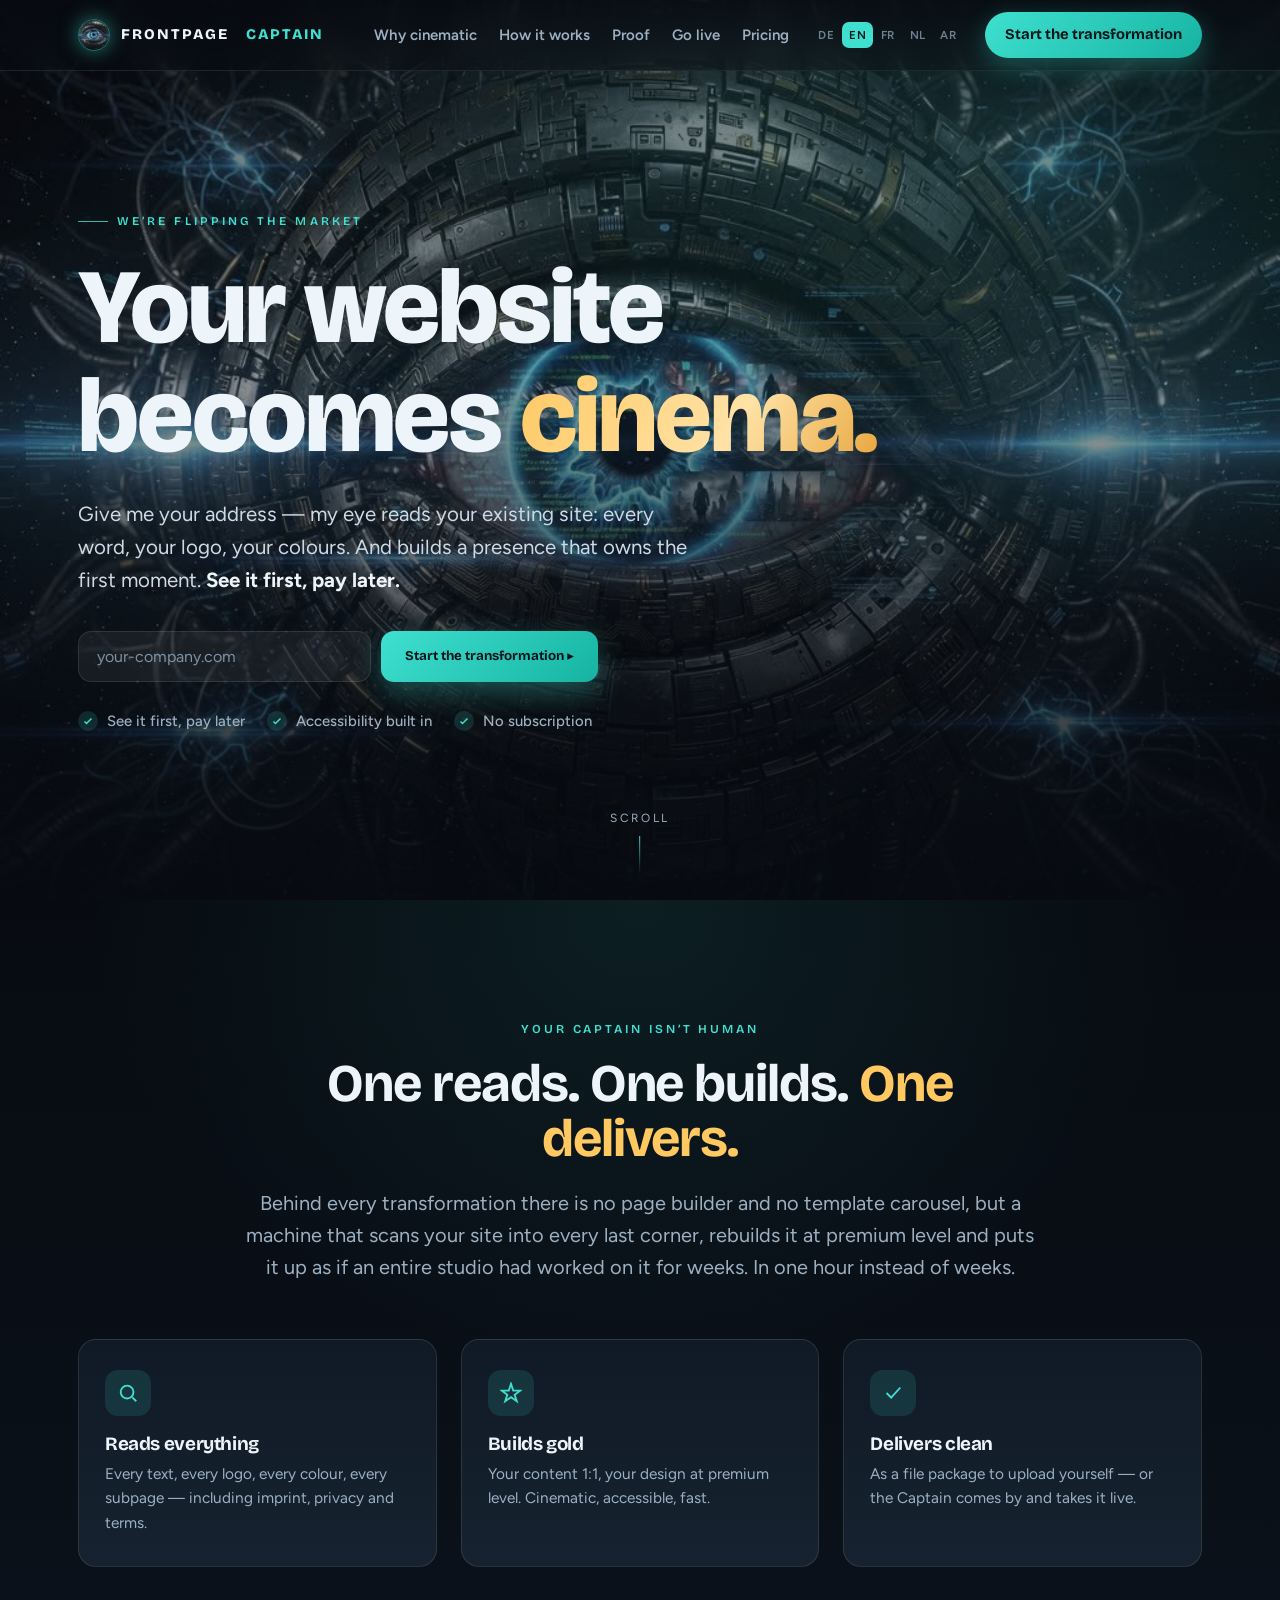
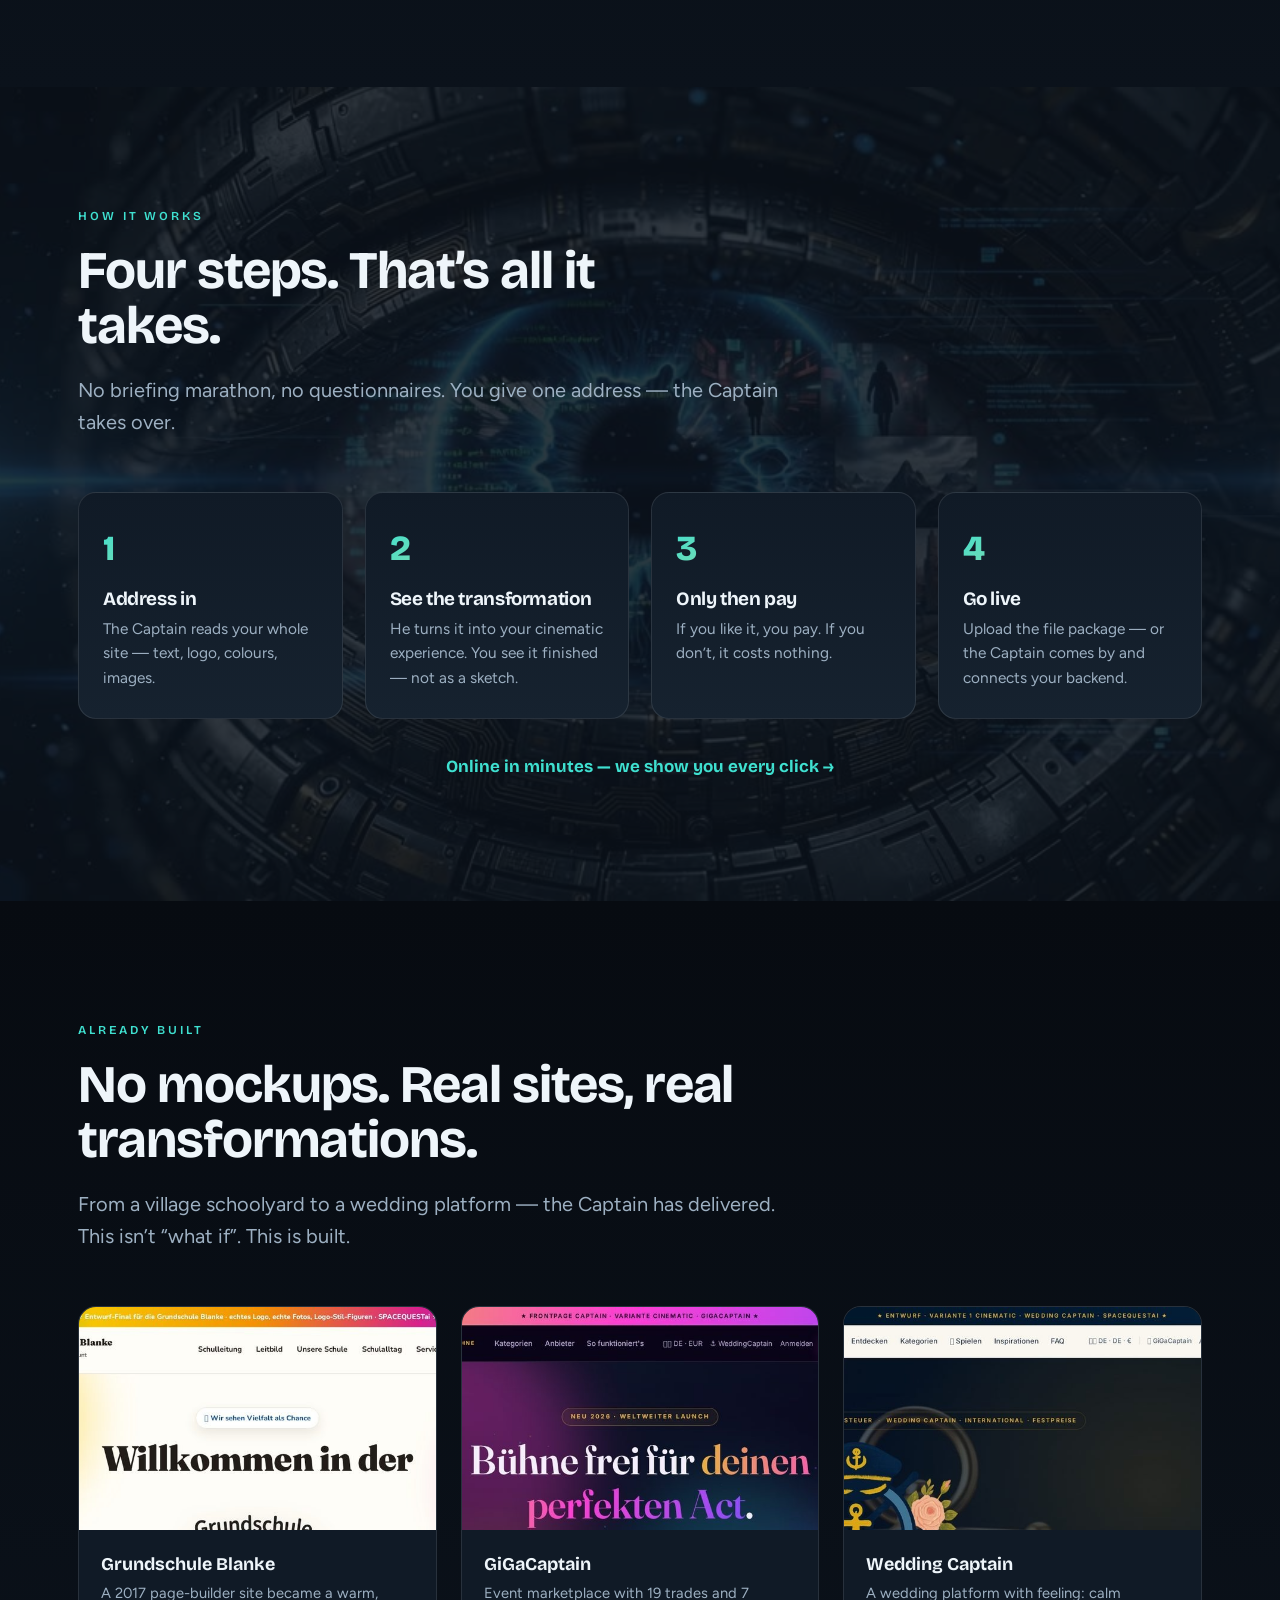
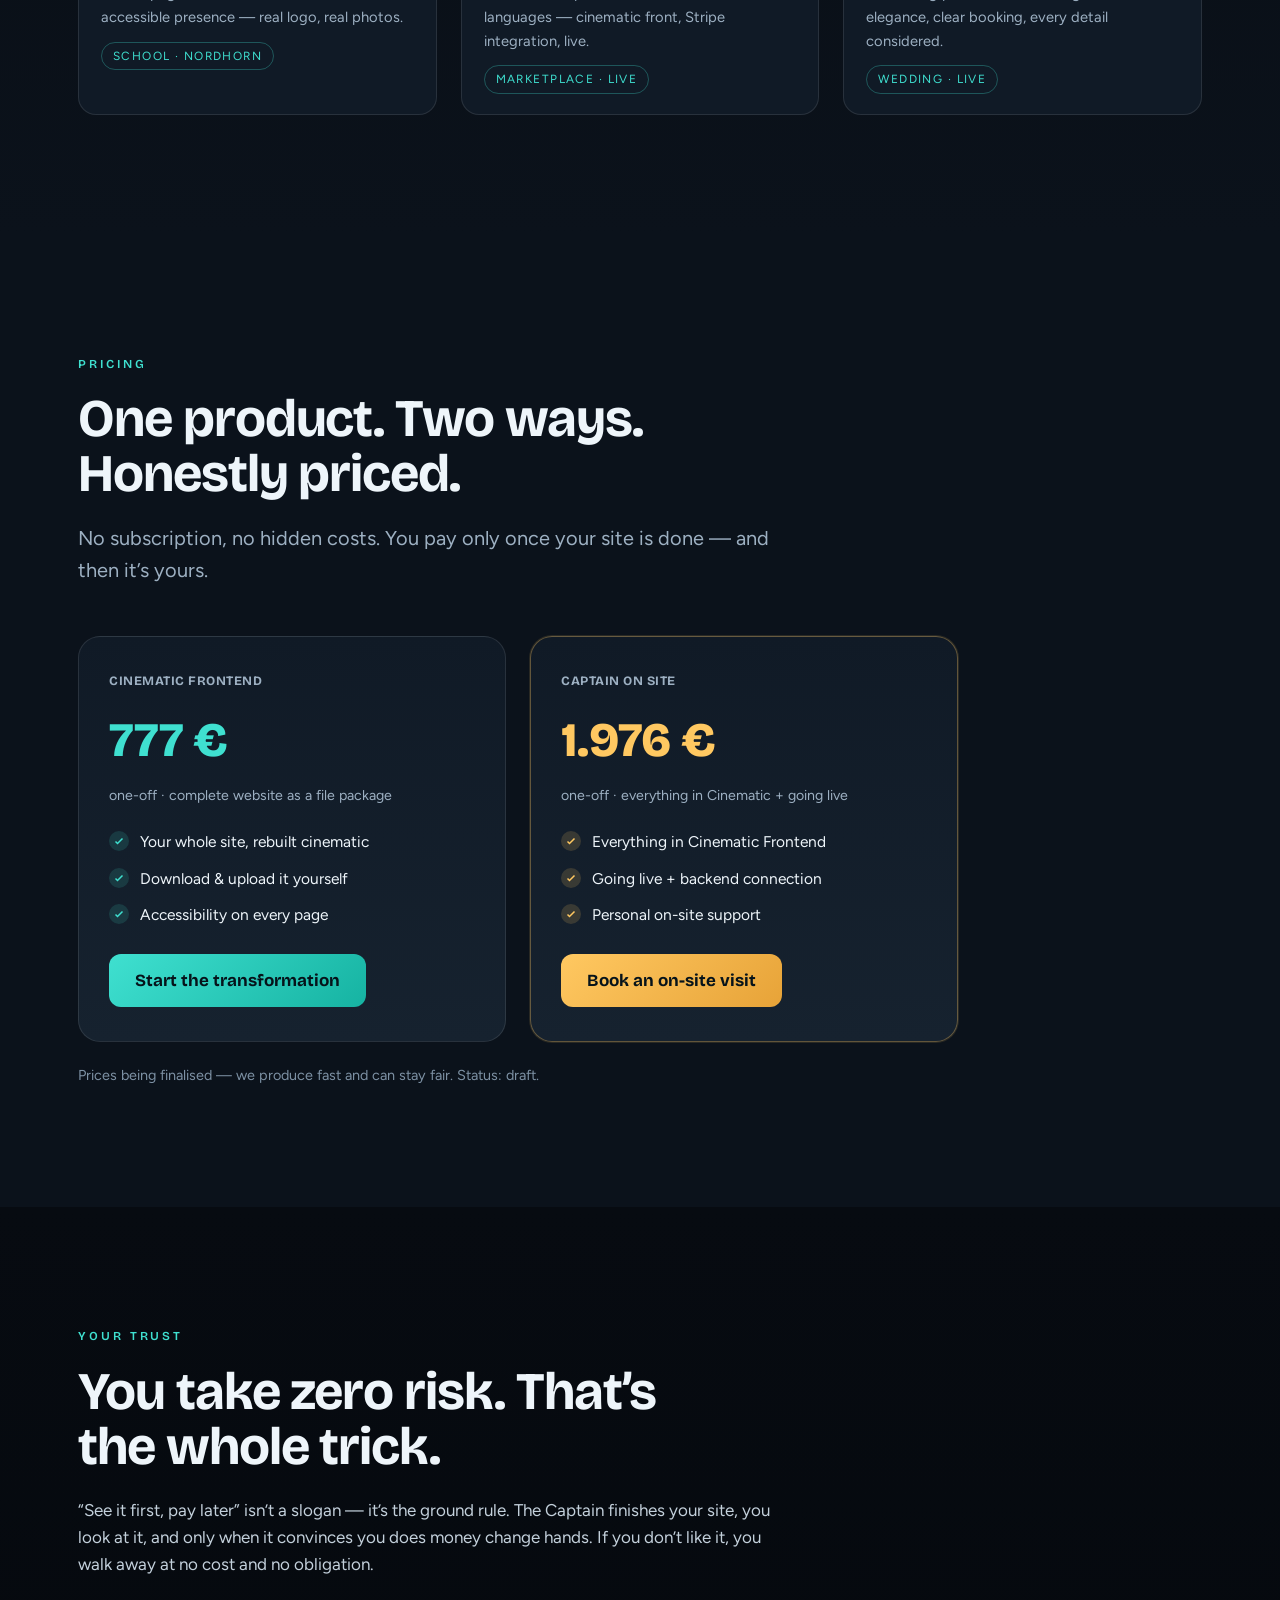
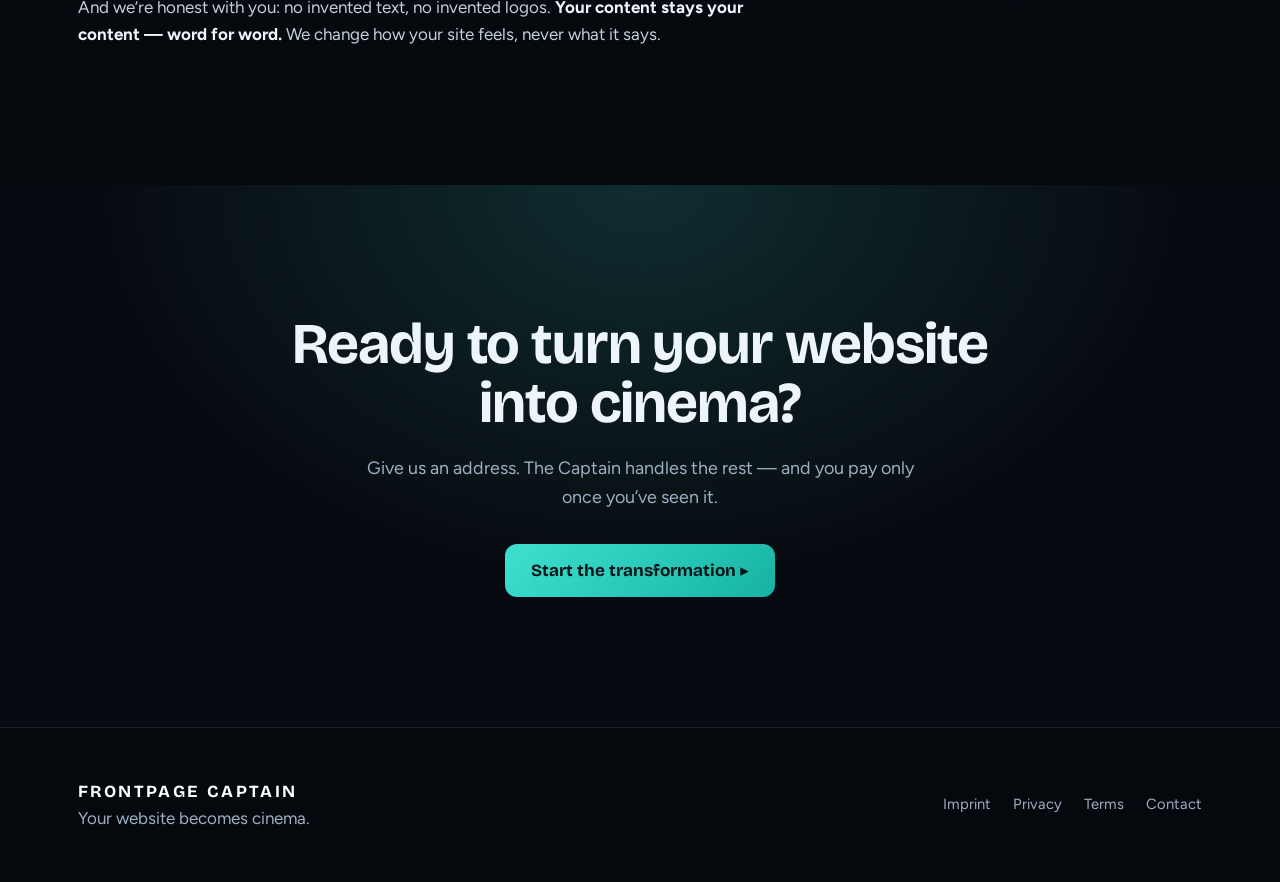
<file: index-showcase.html>
<!DOCTYPE html>
<html lang="de">
<head>
<meta charset="utf-8"/>
<meta name="viewport" content="width=device-width, initial-scale=1"/>
<title>Frontpage Captain — Deine Website wird Kino.</title>
<meta name="description" content="Frontpage Captain liest deine bestehende Website und baut sie zu einem cinematic Auftritt um. Erst sehen, dann zahlen. Kein Abo, kein Risiko."/>
<link rel="preconnect" href="https://fonts.googleapis.com"/>
<link rel="preconnect" href="https://fonts.gstatic.com" crossorigin=""/>
<link href="https://fonts.googleapis.com/css2?family=Bricolage+Grotesque:opsz,wght@12..96,500;12..96,600;12..96,700;12..96,800&family=Figtree:wght@400;500;600;700&display=swap" rel="stylesheet"/>
<script>document.documentElement.classList.add('js')</script>
<style>
/* ====================== FRONTPAGE CAPTAIN — SHOWCASE (Elevation v1 · i18n DE/EN/FR/NL/AR) ====== */
*{box-sizing:border-box;margin:0;padding:0}
:root{
  --ink:#070b11; --ink2:#0b121b; --surf:#101a26; --surf2:#16222f;
  --cyan:#3fe0d0; --cyan-deep:#16b3a2; --gold:#ffc861; --gold-deep:#e7a338;
  --paper:#eef5fa; --muted:#9db0c2; --line:rgba(255,255,255,.10);
  --fd:'Bricolage Grotesque',system-ui,sans-serif; --fb:'Figtree',system-ui,sans-serif;
  --ease:cubic-bezier(.22,1,.36,1); --maxw:1180px; --rad:18px;
}
html{scroll-behavior:smooth}
body{background:var(--ink);color:var(--paper);font-family:var(--fb);font-size:17px;line-height:1.6;
  -webkit-font-smoothing:antialiased;overflow-x:hidden;width:100%;max-width:100vw}
.wrap{width:100%;max-width:var(--maxw);margin:0 auto;padding:0 28px}
h1,h2,h3,h4{font-family:var(--fd);font-weight:700;line-height:1.04;letter-spacing:-.02em}
a{color:inherit;text-decoration:none}
.skip{position:absolute;left:-999px;top:0;background:var(--cyan);color:#04121a;padding:10px 16px;border-radius:10px;z-index:200}
.skip:focus{left:14px;top:14px}

/* ---------- Header ---------- */
header{position:fixed;inset:0 0 auto 0;z-index:90;backdrop-filter:blur(14px);
  background:linear-gradient(180deg,rgba(7,11,17,.82),rgba(7,11,17,.36));border-bottom:1px solid var(--line)}
.bar{display:flex;align-items:center;gap:22px;height:70px}
.brand{display:flex;align-items:center;gap:11px;font-family:var(--fd);font-weight:800;letter-spacing:.14em;font-size:.92rem}
.brand img{width:32px;height:32px;border-radius:50%;object-fit:cover;border:1px solid rgba(63,224,208,.35);filter:drop-shadow(0 0 10px rgba(63,224,208,.55))}
.brand span{color:var(--cyan)}
nav.main{margin-left:auto;display:flex;align-items:center;gap:22px}
nav.main a.lnk{color:var(--muted);font-weight:600;font-size:.94rem;transition:color .2s}
nav.main a.lnk:hover{color:var(--paper)}
.langsw{display:flex;gap:1px}
.langsw button{font-family:var(--fb);font-weight:600;font-size:.72rem;letter-spacing:.03em;cursor:pointer;
  background:transparent;border:0;color:#6f8395;padding:6px 7px;border-radius:7px;transition:color .2s,background .2s}
.langsw button:hover{color:var(--paper)}
.langsw button.on{color:#06131a;background:var(--cyan)}
.cta{font-family:var(--fd);font-weight:700;font-size:.92rem;padding:11px 20px;border-radius:999px;
  color:#06131a;background:linear-gradient(135deg,var(--cyan),var(--cyan-deep));
  box-shadow:0 8px 26px rgba(63,224,208,.30);transition:transform .25s var(--ease),box-shadow .25s}
.cta:hover{transform:translateY(-2px);box-shadow:0 12px 34px rgba(63,224,208,.45)}
@media(max-width:880px){nav.main a.lnk{display:none}}
@media(max-width:560px){.langsw{display:none}}

/* ---------- Hero ---------- */
.hero{position:relative;min-height:100svh;display:flex;align-items:center;overflow:hidden;isolation:isolate}
.hero video{position:absolute;inset:0;width:100%;height:100%;object-fit:cover;z-index:-2}
.hero::after{content:"";position:absolute;inset:0;z-index:-1;
  background:radial-gradient(120% 90% at 78% 20%,rgba(63,224,208,.12),transparent 55%),
             linear-gradient(180deg,rgba(7,11,17,.62),rgba(7,11,17,.40) 40%,rgba(7,11,17,.94))}
.hero .wrap{padding-top:96px;padding-bottom:60px}
.eyebrow{display:inline-flex;align-items:center;gap:9px;font-family:var(--fd);font-weight:600;
  text-transform:uppercase;letter-spacing:.26em;font-size:.74rem;color:var(--cyan);margin-bottom:22px}
.eyebrow::before{content:"";width:30px;height:1px;background:var(--cyan);opacity:.8}
.hero h1{font-size:clamp(3rem,8.4vw,6.6rem);font-weight:800;max-width:15ch}
.hero h1 .kino{background:linear-gradient(120deg,var(--gold),#ffe2a6 60%,var(--gold-deep));
  -webkit-background-clip:text;background-clip:text;color:transparent}
.hero h1 .ln{display:block;overflow:hidden}
.hero h1 .ln>span{display:block;animation:rise 1s var(--ease) both}
.hero h1 .ln:nth-child(2)>span{animation-delay:.12s}
@keyframes rise{from{transform:translateY(108%)}to{transform:translateY(0)}}
.sub{font-size:clamp(1.05rem,1.7vw,1.28rem);color:#cdd9e4;max-width:48ch;margin:26px 0 0;
  opacity:0;animation:fade .8s var(--ease) .5s both}
.sub b{color:var(--paper)}
@keyframes fade{from{opacity:0;transform:translateY(12px)}to{opacity:1;transform:none}}
.form{display:flex;gap:10px;margin-top:34px;max-width:520px;opacity:0;animation:fade .8s var(--ease) .68s both}
.form input{flex:1;min-width:0;background:rgba(255,255,255,.06);border:1px solid var(--line);
  border-radius:13px;padding:15px 18px;color:var(--paper);font-family:var(--fb);font-size:1rem}
.form input::placeholder{color:#7d91a4}
.form input:focus{outline:none;border-color:var(--cyan);box-shadow:0 0 0 3px rgba(63,224,208,.18)}
.btn-go{font-family:var(--fd);font-weight:700;border:0;cursor:pointer;padding:15px 24px;border-radius:13px;
  color:#06131a;background:linear-gradient(135deg,var(--cyan),var(--cyan-deep));white-space:nowrap;
  box-shadow:0 10px 30px rgba(63,224,208,.32);transition:transform .25s var(--ease)}
.btn-go:hover{transform:translateY(-2px)}
.ticks{display:flex;flex-wrap:wrap;gap:22px;margin-top:28px;opacity:0;animation:fade .8s var(--ease) .85s both}
.ticks span.tick{display:inline-flex;align-items:center;gap:9px;color:var(--muted);font-size:.93rem;font-weight:500}
.ck{display:inline-grid;place-items:center;width:20px;height:20px;border-radius:50%;
  background:rgba(63,224,208,.14);color:var(--cyan);flex:0 0 auto}
.ck svg{width:12px;height:12px}
.scrollcue{position:absolute;left:50%;bottom:26px;transform:translateX(-50%);color:var(--muted);
  font-size:.74rem;letter-spacing:.22em;text-transform:uppercase;display:flex;flex-direction:column;
  align-items:center;gap:8px}
.scrollcue i{width:1px;height:38px;background:linear-gradient(var(--cyan),transparent);animation:cue 1.8s ease-in-out infinite}
@keyframes cue{0%,100%{opacity:.3;transform:scaleY(.6)}50%{opacity:1;transform:scaleY(1)}}

/* ---------- Sections ---------- */
section.band{position:relative;padding:120px 0}
.kick{font-family:var(--fd);font-weight:600;text-transform:uppercase;letter-spacing:.24em;
  font-size:.76rem;color:var(--cyan);margin-bottom:18px}
.band h2{font-size:clamp(2rem,4.4vw,3.3rem);max-width:20ch}
.lead{font-size:clamp(1.05rem,1.6vw,1.25rem);color:var(--muted);max-width:54ch;margin-top:20px}
.reveal{transition:opacity .7s var(--ease),transform .7s var(--ease)}
.js .reveal{opacity:0;transform:translateY(26px)}
.reveal.in{opacity:1;transform:none}

/* Captain */
.captain{text-align:center;background:
   radial-gradient(72% 100% at 50% 0%,rgba(63,224,208,.09),transparent 60%),
   linear-gradient(180deg,var(--ink),var(--ink2))}
.cap-head{max-width:800px;margin:0 auto}
.captain h2{margin:0 auto;max-width:22ch}
.captain h2 .accent{color:var(--gold)}
.captain .lead{margin:20px auto 0;max-width:62ch}
.deeds3{display:grid;grid-template-columns:repeat(3,1fr);gap:24px;margin-top:56px;text-align:left}
.deed3{background:linear-gradient(180deg,var(--surf),var(--surf2));border:1px solid var(--line);
  border-radius:var(--rad);padding:30px 26px;transition:transform .3s var(--ease),border-color .3s}
.deed3:hover{transform:translateY(-6px);border-color:rgba(63,224,208,.4)}
.deed3 .b{display:grid;place-items:center;width:46px;height:46px;border-radius:13px;
  background:rgba(63,224,208,.12);color:var(--cyan);margin-bottom:18px}
.deed3 .b svg{width:22px;height:22px}
.deed3 h4{font-size:1.18rem;margin-bottom:8px}
.deed3 p{color:var(--muted);font-size:.96rem}
@media(max-width:780px){.deeds3{grid-template-columns:1fr;max-width:440px;margin-inline:auto}}

/* Steps */
.steps-band{background:var(--ink2);overflow:hidden}
.steps-band .bgv{position:absolute;inset:0;z-index:0;opacity:.16}
.steps-band .bgv video{width:100%;height:100%;object-fit:cover}
.steps-band .wrap{position:relative;z-index:1}
.steps{display:grid;grid-template-columns:repeat(4,1fr);gap:22px;margin-top:54px}
.step{background:linear-gradient(180deg,var(--surf),var(--surf2));border:1px solid var(--line);
  border-radius:var(--rad);padding:28px 24px;transition:transform .3s var(--ease),border-color .3s}
.step:hover{transform:translateY(-6px);border-color:rgba(63,224,208,.4)}
.step .n{font-family:var(--fd);font-weight:800;font-size:2.2rem;
  background:linear-gradient(135deg,var(--cyan),var(--gold));-webkit-background-clip:text;background-clip:text;color:transparent}
.step h4{font-size:1.18rem;margin:12px 0 8px}
.step p{color:var(--muted);font-size:.96rem}
@media(max-width:860px){.steps{grid-template-columns:1fr 1fr}}
@media(max-width:540px){.steps{grid-template-columns:1fr}}

/* Beweis / Proof */
.proof{background:linear-gradient(180deg,var(--ink),var(--ink2))}
.gal{display:grid;grid-template-columns:repeat(3,1fr);gap:24px;margin-top:54px}
.shot{border-radius:var(--rad);overflow:hidden;border:1px solid var(--line);background:var(--surf);
  transition:transform .35s var(--ease),box-shadow .35s}
.shot:hover{transform:translateY(-8px);box-shadow:0 26px 50px rgba(0,0,0,.5)}
.shot .pic{aspect-ratio:16/10;overflow:hidden;background:#0a1119}
.shot .pic img{width:100%;height:100%;object-fit:cover;object-position:top center;
  transition:transform .6s var(--ease)}
.shot:hover .pic img{transform:scale(1.05)}
.shot .cap{padding:20px 22px}
.shot .cap .t{font-family:var(--fd);font-weight:700;font-size:1.12rem}
.shot .cap .d{color:var(--muted);font-size:.92rem;margin-top:4px}
.shot .cap .tag{display:inline-block;margin-top:12px;font-size:.74rem;letter-spacing:.12em;
  text-transform:uppercase;color:var(--cyan);border:1px solid rgba(63,224,208,.3);padding:4px 11px;border-radius:999px}
@media(max-width:860px){.gal{grid-template-columns:1fr;max-width:440px;margin-inline:auto}}

/* Preise */
.price-band{background:var(--ink2)}
.prices{display:grid;grid-template-columns:1fr 1fr;gap:24px;margin-top:50px;max-width:880px}
.price{background:linear-gradient(180deg,var(--surf),var(--surf2));border:1px solid var(--line);
  border-radius:22px;padding:34px 30px;position:relative}
.price.vor{border-color:rgba(255,200,97,.34);box-shadow:0 0 0 1px rgba(255,200,97,.12)}
.price .ptag{font-family:var(--fd);font-weight:700;letter-spacing:.04em;color:var(--muted);text-transform:uppercase;font-size:.8rem}
.price .amt{font-family:var(--fd);font-weight:800;font-size:3rem;margin:10px 0 2px;color:var(--cyan)}
.price.vor .amt{color:var(--gold)}
.price small{color:var(--muted)}
.price ul{list-style:none;margin:22px 0 26px;display:flex;flex-direction:column;gap:12px}
.price li{display:flex;gap:11px;align-items:flex-start;font-size:.97rem}
.price li .ck{margin-top:1px}
.price.vor li .ck{background:rgba(255,200,97,.16);color:var(--gold)}
.pcta{display:inline-block;font-family:var(--fd);font-weight:700;padding:13px 26px;border-radius:12px;
  color:#06131a;background:linear-gradient(135deg,var(--cyan),var(--cyan-deep));transition:transform .25s var(--ease)}
.price.vor .pcta{background:linear-gradient(135deg,var(--gold),var(--gold-deep))}
.pcta:hover{transform:translateY(-2px)}
.note{margin-top:22px;color:#7d91a4;font-size:.9rem}
@media(max-width:720px){.prices{grid-template-columns:1fr}}

/* Vertrauen */
.trust{background:linear-gradient(180deg,var(--ink),#05090e)}
.trust .prose{max-width:64ch;margin-top:22px}
.trust .prose p{color:#c3d0db;margin-bottom:16px}
.trust .prose strong{color:var(--paper)}

/* End CTA */
.endcta{position:relative;text-align:center;padding:130px 0;overflow:hidden;
  background:radial-gradient(70% 120% at 50% 0%,rgba(63,224,208,.16),transparent 60%),var(--ink)}
.endcta h2{font-size:clamp(2.2rem,5vw,3.6rem);max-width:20ch;margin:0 auto}
.endcta p{color:var(--muted);max-width:50ch;margin:20px auto 32px;font-size:1.12rem}

/* Footer */
footer{background:#05090e;border-top:1px solid var(--line);padding:50px 0}
.fgrid{display:flex;flex-wrap:wrap;gap:26px;justify-content:space-between;align-items:center}
.fgrid .ft b{font-family:var(--fd);letter-spacing:.14em;color:#fff}
.fgrid .ft span{color:var(--muted)}
.flinks{display:flex;gap:22px;flex-wrap:wrap}
.flinks a{color:var(--muted);font-size:.92rem;transition:color .2s}
.flinks a:hover{color:var(--cyan)}

/* RTL (Arabisch) — Layout ist überwiegend zentriert/grid, daher genügen wenige Korrekturen */
html[dir="rtl"] body{font-family:'Figtree','Segoe UI',Tahoma,sans-serif}
html[dir="rtl"] nav.main{margin-left:0;margin-right:auto}
html[dir="rtl"] .eyebrow::before{order:2}
html[dir="rtl"] .deeds3,html[dir="rtl"] .trust .prose{text-align:right}
html[dir="rtl"] .scrollcue{left:auto;right:50%;transform:translateX(50%)}
html[dir="rtl"] .hero .wrap{text-align:left}
html[dir="rtl"] .hero .form{justify-content:flex-start}
html[dir="rtl"] .hero .eyebrow::before{order:0}

@media(max-width:520px){
  .bar{gap:12px}
  .brand{font-size:.78rem;letter-spacing:.10em}
  .cta{font-size:.8rem;padding:9px 15px;white-space:nowrap}
  .form{flex-direction:column}
  .btn-go{width:100%}
  section.band{padding:88px 0}
}
@media(prefers-reduced-motion:reduce){
  *{animation:none!important;transition:none!important}
  .reveal,.js .reveal{opacity:1;transform:none}
  .hero h1 .ln>span,.sub,.form,.ticks{opacity:1;transform:none}
}
</style>
</head>
<body>
<a class="skip" href="#main" data-i18n="skip">Zum Inhalt springen</a>

<header>
  <div class="wrap bar">
    <a class="brand" href="index.html"><img src="assets/auge-icon.png" alt="Frontpage Captain"/>FRONTPAGE&nbsp;<span>CAPTAIN</span></a>
    <nav class="main">
      <a class="lnk" href="warum-cinematic.html" data-i18n="nv_warum">Warum cinematic</a>
      <a class="lnk" href="so-laeufts.html" data-i18n="nv_lauft">So läuft's</a>
      <a class="lnk" href="#beweis" data-i18n="nv_beweis">Beweis</a>
      <a class="lnk" href="so-online.html" data-i18n="nv_online">Online gehen</a>
      <a class="lnk" href="preise.html" data-i18n="nv_preise">Preise</a>
      <div class="langsw" aria-label="Sprache / Language" role="group">
        <button data-lang="de" onclick="setLang('de')" aria-label="Deutsch">DE</button>
        <button data-lang="en" onclick="setLang('en')" aria-label="English">EN</button>
        <button data-lang="fr" onclick="setLang('fr')" aria-label="Français">FR</button>
        <button data-lang="nl" onclick="setLang('nl')" aria-label="Nederlands">NL</button>
        <button data-lang="ar" onclick="setLang('ar')" aria-label="العربية">AR</button>
      </div>
      <a class="cta" href="vorschau.html" data-i18n="nv_cta">Verwandlung starten</a>
    </nav>
  </div>
</header>

<main id="main">
  <!-- ============ HERO ============ -->
  <section class="hero" id="start">
    <video autoplay muted loop playsinline preload="auto" poster="assets/auge-poster.jpg" aria-hidden="true">
      <source src="assets/auge-hero.mp4" type="video/mp4"/>
    </video>
    <div class="wrap">
      <span class="eyebrow" data-i18n="h_eyebrow">Wir drehen den Markt</span>
      <h1 data-i18n="h_h1"><span class="ln"><span>Deine Website</span></span><span class="ln"><span>wird <span class="kino">Kino.</span></span></span></h1>
      <p class="sub" data-i18n="h_sub">Gib mir deine Adresse — mein Auge liest deine bestehende Seite: jeden Text, dein Logo, deine Farben. Und baut daraus einen Auftritt, der den ersten Moment besitzt. <b>Erst sehen, dann zahlen.</b></p>
      <form class="form" action="vorschau.html" method="get">
        <input type="url" name="url" inputmode="url" placeholder="deine-firma.de" data-i18n-ph="h_ph" aria-label="Web-Adresse"/>
        <button class="btn-go" type="submit" data-i18n="h_btn">Verwandlung starten ▸</button>
      </form>
      <div class="ticks">
        <span class="tick"><span class="ck"><svg viewBox="0 0 24 24" fill="none" stroke="currentColor" stroke-width="3"><path d="M5 13l4 4L19 7"/></svg></span><span data-i18n="h_t1">Erst sehen, dann zahlen</span></span>
        <span class="tick"><span class="ck"><svg viewBox="0 0 24 24" fill="none" stroke="currentColor" stroke-width="3"><path d="M5 13l4 4L19 7"/></svg></span><span data-i18n="h_t2">Barrierefrei eingebaut</span></span>
        <span class="tick"><span class="ck"><svg viewBox="0 0 24 24" fill="none" stroke="currentColor" stroke-width="3"><path d="M5 13l4 4L19 7"/></svg></span><span data-i18n="h_t3">Kein Abo</span></span>
      </div>
    </div>
    <div class="scrollcue"><span data-i18n="h_scroll">Scrollen</span><i></i></div>
  </section>

  <!-- ============ CAPTAIN ============ -->
  <section class="band captain">
    <div class="wrap">
      <div class="cap-head">
        <div class="kick reveal" data-i18n="c_kick">Dein Captain ist kein Mensch</div>
        <h2 class="reveal" data-i18n="c_h2">Einer liest. Einer baut. <span class="accent">Einer liefert.</span></h2>
        <p class="lead reveal" data-i18n="c_lead">Hinter jeder Verwandlung steht kein Baukasten und kein Template-Karussell, sondern eine Maschine, die deine Seite bis in die letzte Ecke scannt, sie premium neu baut und hinstellt, als hätte ein ganzes Studio Wochen daran gearbeitet. In einer Stunde statt in Wochen.</p>
      </div>
      <div class="deeds3">
        <div class="deed3 reveal"><span class="b"><svg viewBox="0 0 24 24" fill="none" stroke="currentColor" stroke-width="2"><circle cx="11" cy="11" r="7"/><path d="M21 21l-4.3-4.3"/></svg></span><h4 data-i18n="c_d1h">Liest alles</h4><p data-i18n="c_d1p">Jeden Text, jedes Logo, jede Farbe, jede Unterseite — inklusive Impressum, Datenschutz und AGB.</p></div>
        <div class="deed3 reveal"><span class="b"><svg viewBox="0 0 24 24" fill="none" stroke="currentColor" stroke-width="2"><path d="M12 2l2.4 7.4H22l-6 4.5 2.3 7.1L12 16.6 5.7 21l2.3-7.1-6-4.5h7.6z"/></svg></span><h4 data-i18n="c_d2h">Baut Gold</h4><p data-i18n="c_d2p">Dein Inhalt 1:1, dein Design auf Premium-Niveau. Cinematic, barrierefrei, schnell.</p></div>
        <div class="deed3 reveal"><span class="b"><svg viewBox="0 0 24 24" fill="none" stroke="currentColor" stroke-width="2"><path d="M5 12l5 5L20 6"/></svg></span><h4 data-i18n="c_d3h">Liefert sauber</h4><p data-i18n="c_d3p">Als Datei-Paket zum Selber-Hochladen — oder der Captain kommt vorbei und schaltet live.</p></div>
      </div>
    </div>
  </section>

  <!-- ============ VIER SCHRITTE ============ -->
  <section class="band steps-band">
    <div class="bgv" aria-hidden="true"><video autoplay muted loop playsinline poster="assets/auge-scan-poster.jpg"><source src="assets/auge-scan.mp4" type="video/mp4"/></video></div>
    <div class="wrap">
      <div class="kick reveal" data-i18n="s_kick">So läuft's</div>
      <h2 class="reveal" data-i18n="s_h2">Vier Schritte. Mehr brauchst du nicht.</h2>
      <p class="lead reveal" data-i18n="s_lead">Kein Briefing-Marathon, keine Fragebögen. Du gibst eine Adresse — der Captain übernimmt.</p>
      <div class="steps">
        <div class="step reveal"><div class="n">1</div><h4 data-i18n="s_1h">Adresse rein</h4><p data-i18n="s_1p">Der Captain liest deine komplette Seite — Text, Logo, Farben, Bilder.</p></div>
        <div class="step reveal"><div class="n">2</div><h4 data-i18n="s_2h">Verwandlung sehen</h4><p data-i18n="s_2p">Er baut daraus dein Kino-Erlebnis. Du schaust es fertig an — nicht als Skizze.</p></div>
        <div class="step reveal"><div class="n">3</div><h4 data-i18n="s_3h">Erst dann zahlen</h4><p data-i18n="s_3p">Gefällt sie dir, zahlst du. Gefällt sie nicht, kostet sie nichts.</p></div>
        <div class="step reveal"><div class="n">4</div><h4 data-i18n="s_4h">Live gehen</h4><p data-i18n="s_4p">Datei-Paket laden — oder der Captain kommt vorbei und bindet dein Backend an.</p></div>
      </div>
      <p class="reveal" style="text-align:center;margin-top:34px"><a href="so-online.html" style="color:var(--cyan);font-family:var(--fd);font-weight:700" data-i18n="s_teaser">In wenigen Minuten online — wir zeigen dir jeden Klick →</a></p>
    </div>
  </section>

  <!-- ============ BEWEIS ============ -->
  <section class="band proof" id="beweis">
    <div class="wrap">
      <div class="kick reveal" data-i18n="p_kick">Schon gebaut</div>
      <h2 class="reveal" data-i18n="p_h2">Keine Mockups. Echte Seiten, echte Verwandlungen.</h2>
      <p class="lead reveal" data-i18n="p_lead">Vom Dorf-Schulhof bis zur Hochzeits-Plattform — der Captain hat geliefert. Das hier ist nicht „was wäre wenn". Das ist gebaut.</p>
      <div class="gal">
        <article class="shot reveal">
          <div class="pic"><img src="studio-assets/ref-blanke.jpg" alt="Grundschule Blanke"/></div>
          <div class="cap"><div class="t">Grundschule Blanke</div><div class="d" data-i18n="pr1d">Aus einer Baukasten-Seite von 2017 wurde ein warmer, barrierefreier Auftritt — echtes Logo, echte Fotos.</div><span class="tag" data-i18n="pr1tag">Schule · Nordhorn</span></div>
        </article>
        <article class="shot reveal">
          <div class="pic"><img src="studio-assets/ref-gc.jpg" alt="GiGaCaptain"/></div>
          <div class="cap"><div class="t">GiGaCaptain</div><div class="d" data-i18n="pr2d">Event-Marktplatz mit 19 Gewerken und 7 Sprachen — cinematic Front, Stripe-Anbindung, live.</div><span class="tag" data-i18n="pr2tag">Marktplatz · Live</span></div>
        </article>
        <article class="shot reveal">
          <div class="pic"><img src="studio-assets/ref-wc.jpg" alt="Wedding Captain"/></div>
          <div class="cap"><div class="t">Wedding Captain</div><div class="d" data-i18n="pr3d">Hochzeits-Plattform mit Gefühl: ruhige Eleganz, klare Buchung, jedes Detail durchdacht.</div><span class="tag" data-i18n="pr3tag">Hochzeit · Live</span></div>
        </article>
      </div>
    </div>
  </section>

  <!-- ============ PREISE ============ -->
  <section class="band price-band" id="preise-anriss">
    <div class="wrap">
      <div class="kick reveal" data-i18n="pz_kick">Preise</div>
      <h2 class="reveal" data-i18n="pz_h2">Ein Produkt. Zwei Wege. Ehrlich bepreist.</h2>
      <p class="lead reveal" data-i18n="pz_lead">Kein Abo, keine versteckten Kosten. Du zahlst erst, wenn deine Seite steht — und dann gehört sie dir.</p>
      <div class="prices">
        <div class="price reveal">
          <div class="ptag" data-i18n="pz1tag">Cinematic Frontend</div>
          <div class="amt">777&nbsp;€</div>
          <small data-i18n="pz1sub">einmalig · komplette Website als Datei-Paket</small>
          <ul>
            <li><span class="ck"><svg viewBox="0 0 24 24" fill="none" stroke="currentColor" stroke-width="3"><path d="M5 13l4 4L19 7"/></svg></span><span data-i18n="pz1l1">Deine ganze Seite, cinematic neu gebaut</span></li>
            <li><span class="ck"><svg viewBox="0 0 24 24" fill="none" stroke="currentColor" stroke-width="3"><path d="M5 13l4 4L19 7"/></svg></span><span data-i18n="pz1l2">Download &amp; selbst hochladen</span></li>
            <li><span class="ck"><svg viewBox="0 0 24 24" fill="none" stroke="currentColor" stroke-width="3"><path d="M5 13l4 4L19 7"/></svg></span><span data-i18n="pz1l3">Barrierefreiheit in jeder Seite</span></li>
          </ul>
          <a class="pcta" href="vorschau.html" data-i18n="pz1cta">Verwandlung starten</a>
        </div>
        <div class="price vor reveal">
          <div class="ptag" data-i18n="pz2tag">Captain vor Ort</div>
          <div class="amt">1.976&nbsp;€</div>
          <small data-i18n="pz2sub">einmalig · alles aus Cinematic + Live-Schaltung</small>
          <ul>
            <li><span class="ck"><svg viewBox="0 0 24 24" fill="none" stroke="currentColor" stroke-width="3"><path d="M5 13l4 4L19 7"/></svg></span><span data-i18n="pz2l1">Alles aus Cinematic Frontend</span></li>
            <li><span class="ck"><svg viewBox="0 0 24 24" fill="none" stroke="currentColor" stroke-width="3"><path d="M5 13l4 4L19 7"/></svg></span><span data-i18n="pz2l2">Live-Schaltung + Backend-Anbindung</span></li>
            <li><span class="ck"><svg viewBox="0 0 24 24" fill="none" stroke="currentColor" stroke-width="3"><path d="M5 13l4 4L19 7"/></svg></span><span data-i18n="pz2l3">Persönliche Vor-Ort-Betreuung</span></li>
          </ul>
          <a class="pcta" href="vor-ort.html" data-i18n="pz2cta">Vor-Ort-Termin buchen</a>
        </div>
      </div>
      <p class="note reveal" data-i18n="pz_note">Preise in Klärung — wir produzieren schnell und können fair bleiben. Stand: Entwurf.</p>
    </div>
  </section>

  <!-- ============ VERTRAUEN ============ -->
  <section class="band trust" id="vertrauen">
    <div class="wrap">
      <div class="kick reveal" data-i18n="t_kick">Dein Vertrauen</div>
      <h2 class="reveal" data-i18n="t_h2">Du gehst null Risiko. Das ist der ganze Trick.</h2>
      <div class="prose reveal">
        <p data-i18n="t_p1">„Erst sehen, dann zahlen" ist keine Floskel — es ist die Grundregel. Der Captain baut deine Seite fertig, du schaust sie dir an, und erst wenn sie dich überzeugt, fließt Geld. Gefällt sie dir nicht, gehst du ohne Kosten und ohne Verpflichtung.</p>
        <p data-i18n="t_p2">Und wir sind ehrlich mit dir: keine erfundenen Texte, keine erfundenen Logos. <strong>Deine Inhalte bleiben deine Inhalte — Wort für Wort.</strong> Wir ändern, wie deine Seite wirkt, nie was auf ihr steht.</p>
      </div>
    </div>
  </section>

  <!-- ============ END CTA ============ -->
  <section class="endcta" id="closing">
    <div class="wrap">
      <h2 class="reveal" data-i18n="e_h2">Bereit, deine Website zum Kino zu machen?</h2>
      <p class="reveal" data-i18n="e_p">Gib eine Adresse. Den Rest übernimmt der Captain — und du zahlst erst, wenn du es gesehen hast.</p>
      <a class="pcta reveal" href="vorschau.html" data-i18n="e_cta">Verwandlung starten ▸</a>
    </div>
  </section>
</main>

<footer>
  <div class="wrap fgrid">
    <div class="ft"><b>FRONTPAGE CAPTAIN</b><br/><span data-i18n="f_tag">Deine Website wird Kino.</span></div>
    <div class="flinks">
      <a href="impressum.html" data-i18n="f_impress">Impressum</a>
      <a href="datenschutz.html" data-i18n="f_daten">Datenschutz</a>
      <a href="agb.html" data-i18n="f_agb">AGB</a>
      <a href="kontakt.html" data-i18n="f_kontakt">Kontakt</a>
    </div>
  </div>
</footer>

<script>
/* ===== i18n (5 Sprachen, inline · self-contained) — Mechanik wie assets/i18n.js ===== */
var TX = {
de:{skip:'Zum Inhalt springen',nv_warum:'Warum cinematic',nv_lauft:'So läuft’s',nv_beweis:'Beweis',nv_online:'Online gehen',nv_preise:'Preise',nv_cta:'Verwandlung starten',
h_eyebrow:'Wir drehen den Markt',h_h1:'<span class="ln"><span>Deine Website</span></span><span class="ln"><span>wird <span class="kino">Kino.</span></span></span>',h_sub:'Gib mir deine Adresse — mein Auge liest deine bestehende Seite: jeden Text, dein Logo, deine Farben. Und baut daraus einen Auftritt, der den ersten Moment besitzt. <b>Erst sehen, dann zahlen.</b>',h_ph:'deine-firma.de',h_btn:'Verwandlung starten ▸',h_t1:'Erst sehen, dann zahlen',h_t2:'Barrierefrei eingebaut',h_t3:'Kein Abo',h_scroll:'Scrollen',
c_kick:'Dein Captain ist kein Mensch',c_h2:'Einer liest. Einer baut. <span class="accent">Einer liefert.</span>',c_lead:'Hinter jeder Verwandlung steht kein Baukasten und kein Template-Karussell, sondern eine Maschine, die deine Seite bis in die letzte Ecke scannt, sie premium neu baut und hinstellt, als hätte ein ganzes Studio Wochen daran gearbeitet. In einer Stunde statt in Wochen.',c_d1h:'Liest alles',c_d1p:'Jeden Text, jedes Logo, jede Farbe, jede Unterseite — inklusive Impressum, Datenschutz und AGB.',c_d2h:'Baut Gold',c_d2p:'Dein Inhalt 1:1, dein Design auf Premium-Niveau. Cinematic, barrierefrei, schnell.',c_d3h:'Liefert sauber',c_d3p:'Als Datei-Paket zum Selber-Hochladen — oder der Captain kommt vorbei und schaltet live.',
s_kick:'So läuft’s',s_h2:'Vier Schritte. Mehr brauchst du nicht.',s_lead:'Kein Briefing-Marathon, keine Fragebögen. Du gibst eine Adresse — der Captain übernimmt.',s_1h:'Adresse rein',s_1p:'Der Captain liest deine komplette Seite — Text, Logo, Farben, Bilder.',s_2h:'Verwandlung sehen',s_2p:'Er baut daraus dein Kino-Erlebnis. Du schaust es fertig an — nicht als Skizze.',s_3h:'Erst dann zahlen',s_3p:'Gefällt sie dir, zahlst du. Gefällt sie nicht, kostet sie nichts.',s_4h:'Live gehen',s_4p:'Datei-Paket laden — oder der Captain kommt vorbei und bindet dein Backend an.',s_teaser:'In wenigen Minuten online — wir zeigen dir jeden Klick →',
p_kick:'Schon gebaut',p_h2:'Keine Mockups. Echte Seiten, echte Verwandlungen.',p_lead:'Vom Dorf-Schulhof bis zur Hochzeits-Plattform — der Captain hat geliefert. Das hier ist nicht „was wäre wenn". Das ist gebaut.',pr1d:'Aus einer Baukasten-Seite von 2017 wurde ein warmer, barrierefreier Auftritt — echtes Logo, echte Fotos.',pr1tag:'Schule · Nordhorn',pr2d:'Event-Marktplatz mit 19 Gewerken und 7 Sprachen — cinematic Front, Stripe-Anbindung, live.',pr2tag:'Marktplatz · Live',pr3d:'Hochzeits-Plattform mit Gefühl: ruhige Eleganz, klare Buchung, jedes Detail durchdacht.',pr3tag:'Hochzeit · Live',
pz_kick:'Preise',pz_h2:'Ein Produkt. Zwei Wege. Ehrlich bepreist.',pz_lead:'Kein Abo, keine versteckten Kosten. Du zahlst erst, wenn deine Seite steht — und dann gehört sie dir.',pz1tag:'Cinematic Frontend',pz1sub:'einmalig · komplette Website als Datei-Paket',pz1l1:'Deine ganze Seite, cinematic neu gebaut',pz1l2:'Download & selbst hochladen',pz1l3:'Barrierefreiheit in jeder Seite',pz1cta:'Verwandlung starten',pz2tag:'Captain vor Ort',pz2sub:'einmalig · alles aus Cinematic + Live-Schaltung',pz2l1:'Alles aus Cinematic Frontend',pz2l2:'Live-Schaltung + Backend-Anbindung',pz2l3:'Persönliche Vor-Ort-Betreuung',pz2cta:'Vor-Ort-Termin buchen',pz_note:'Preise in Klärung — wir produzieren schnell und können fair bleiben. Stand: Entwurf.',
t_kick:'Dein Vertrauen',t_h2:'Du gehst null Risiko. Das ist der ganze Trick.',t_p1:'„Erst sehen, dann zahlen" ist keine Floskel — es ist die Grundregel. Der Captain baut deine Seite fertig, du schaust sie dir an, und erst wenn sie dich überzeugt, fließt Geld. Gefällt sie dir nicht, gehst du ohne Kosten und ohne Verpflichtung.',t_p2:'Und wir sind ehrlich mit dir: keine erfundenen Texte, keine erfundenen Logos. <strong>Deine Inhalte bleiben deine Inhalte — Wort für Wort.</strong> Wir ändern, wie deine Seite wirkt, nie was auf ihr steht.',
e_h2:'Bereit, deine Website zum Kino zu machen?',e_p:'Gib eine Adresse. Den Rest übernimmt der Captain — und du zahlst erst, wenn du es gesehen hast.',e_cta:'Verwandlung starten ▸',f_tag:'Deine Website wird Kino.',f_impress:'Impressum',f_daten:'Datenschutz',f_agb:'AGB',f_kontakt:'Kontakt'},

en:{skip:'Skip to content',nv_warum:'Why cinematic',nv_lauft:'How it works',nv_beweis:'Proof',nv_online:'Go live',nv_preise:'Pricing',nv_cta:'Start the transformation',
h_eyebrow:'We’re flipping the market',h_h1:'<span class="ln"><span>Your website</span></span><span class="ln"><span>becomes <span class="kino">cinema.</span></span></span>',h_sub:'Give me your address — my eye reads your existing site: every word, your logo, your colours. And builds a presence that owns the first moment. <b>See it first, pay later.</b>',h_ph:'your-company.com',h_btn:'Start the transformation ▸',h_t1:'See it first, pay later',h_t2:'Accessibility built in',h_t3:'No subscription',h_scroll:'Scroll',
c_kick:'Your Captain isn’t human',c_h2:'One reads. One builds. <span class="accent">One delivers.</span>',c_lead:'Behind every transformation there is no page builder and no template carousel, but a machine that scans your site into every last corner, rebuilds it at premium level and puts it up as if an entire studio had worked on it for weeks. In one hour instead of weeks.',c_d1h:'Reads everything',c_d1p:'Every text, every logo, every colour, every subpage — including imprint, privacy and terms.',c_d2h:'Builds gold',c_d2p:'Your content 1:1, your design at premium level. Cinematic, accessible, fast.',c_d3h:'Delivers clean',c_d3p:'As a file package to upload yourself — or the Captain comes by and takes it live.',
s_kick:'How it works',s_h2:'Four steps. That’s all it takes.',s_lead:'No briefing marathon, no questionnaires. You give one address — the Captain takes over.',s_1h:'Address in',s_1p:'The Captain reads your whole site — text, logo, colours, images.',s_2h:'See the transformation',s_2p:'He turns it into your cinematic experience. You see it finished — not as a sketch.',s_3h:'Only then pay',s_3p:'If you like it, you pay. If you don’t, it costs nothing.',s_4h:'Go live',s_4p:'Upload the file package — or the Captain comes by and connects your backend.',s_teaser:'Online in minutes — we show you every click →',
p_kick:'Already built',p_h2:'No mockups. Real sites, real transformations.',p_lead:'From a village schoolyard to a wedding platform — the Captain has delivered. This isn’t “what if”. This is built.',pr1d:'A 2017 page-builder site became a warm, accessible presence — real logo, real photos.',pr1tag:'School · Nordhorn',pr2d:'Event marketplace with 19 trades and 7 languages — cinematic front, Stripe integration, live.',pr2tag:'Marketplace · Live',pr3d:'A wedding platform with feeling: calm elegance, clear booking, every detail considered.',pr3tag:'Wedding · Live',
pz_kick:'Pricing',pz_h2:'One product. Two ways. Honestly priced.',pz_lead:'No subscription, no hidden costs. You pay only once your site is done — and then it’s yours.',pz1tag:'Cinematic Frontend',pz1sub:'one-off · complete website as a file package',pz1l1:'Your whole site, rebuilt cinematic',pz1l2:'Download & upload it yourself',pz1l3:'Accessibility on every page',pz1cta:'Start the transformation',pz2tag:'Captain on site',pz2sub:'one-off · everything in Cinematic + going live',pz2l1:'Everything in Cinematic Frontend',pz2l2:'Going live + backend connection',pz2l3:'Personal on-site support',pz2cta:'Book an on-site visit',pz_note:'Prices being finalised — we produce fast and can stay fair. Status: draft.',
t_kick:'Your trust',t_h2:'You take zero risk. That’s the whole trick.',t_p1:'“See it first, pay later” isn’t a slogan — it’s the ground rule. The Captain finishes your site, you look at it, and only when it convinces you does money change hands. If you don’t like it, you walk away at no cost and no obligation.',t_p2:'And we’re honest with you: no invented text, no invented logos. <strong>Your content stays your content — word for word.</strong> We change how your site feels, never what it says.',
e_h2:'Ready to turn your website into cinema?',e_p:'Give us an address. The Captain handles the rest — and you pay only once you’ve seen it.',e_cta:'Start the transformation ▸',f_tag:'Your website becomes cinema.',f_impress:'Imprint',f_daten:'Privacy',f_agb:'Terms',f_kontakt:'Contact'},

fr:{skip:'Aller au contenu',nv_warum:'Pourquoi cinématique',nv_lauft:'Comment ça marche',nv_beweis:'Preuves',nv_online:'Mise en ligne',nv_preise:'Tarifs',nv_cta:'Lancer la transformation',
h_eyebrow:'Nous changeons le marché',h_h1:'<span class="ln"><span>Votre site</span></span><span class="ln"><span>devient <span class="kino">du cinéma.</span></span></span>',h_sub:'Donnez-moi votre adresse — mon œil lit votre site existant : chaque texte, votre logo, vos couleurs. Et en fait une présence qui s’empare du premier instant. <b>Voir d’abord, payer ensuite.</b>',h_ph:'votre-entreprise.fr',h_btn:'Lancer la transformation ▸',h_t1:'Voir d’abord, payer ensuite',h_t2:'Accessibilité intégrée',h_t3:'Sans abonnement',h_scroll:'Défiler',
c_kick:'Votre Captain n’est pas humain',c_h2:'L’un lit. L’un construit. <span class="accent">L’un livre.</span>',c_lead:'Derrière chaque transformation, il n’y a ni constructeur de site ni carrousel de modèles, mais une machine qui scanne votre site jusque dans le moindre recoin, le reconstruit au niveau premium et le présente comme si tout un studio y avait travaillé des semaines. En une heure au lieu de semaines.',c_d1h:'Lit tout',c_d1p:'Chaque texte, chaque logo, chaque couleur, chaque sous-page — y compris mentions légales, confidentialité et CGV.',c_d2h:'Construit en or',c_d2p:'Votre contenu à l’identique, votre design au niveau premium. Cinématique, accessible, rapide.',c_d3h:'Livre proprement',c_d3p:'Sous forme de paquet de fichiers à téléverser vous-même — ou le Captain passe et met en ligne.',
s_kick:'Comment ça marche',s_h2:'Quatre étapes. Rien de plus.',s_lead:'Pas de marathon de briefing, pas de questionnaires. Vous donnez une adresse — le Captain prend le relais.',s_1h:'L’adresse',s_1p:'Le Captain lit tout votre site — texte, logo, couleurs, images.',s_2h:'Voir la transformation',s_2p:'Il en fait votre expérience cinématique. Vous la voyez finie — pas en croquis.',s_3h:'Payer ensuite',s_3p:'Si elle vous plaît, vous payez. Sinon, elle ne coûte rien.',s_4h:'Mise en ligne',s_4p:'Téléversez le paquet de fichiers — ou le Captain passe et connecte votre backend.',s_teaser:'En ligne en quelques minutes — on vous montre chaque clic →',
p_kick:'Déjà réalisé',p_h2:'Pas de maquettes. De vrais sites, de vraies transformations.',p_lead:'De la cour d’école de village à la plateforme de mariage — le Captain a livré. Ce n’est pas « et si ». C’est construit.',pr1d:'Un site « constructeur » de 2017 est devenu une présence chaleureuse et accessible — vrai logo, vraies photos.',pr1tag:'École · Nordhorn',pr2d:'Place de marché événementielle, 19 métiers et 7 langues — front cinématique, intégration Stripe, en ligne.',pr2tag:'Place de marché · En ligne',pr3d:'Une plateforme de mariage avec de l’émotion : élégance sereine, réservation claire, chaque détail pensé.',pr3tag:'Mariage · En ligne',
pz_kick:'Tarifs',pz_h2:'Un produit. Deux voies. Un prix honnête.',pz_lead:'Sans abonnement, sans coûts cachés. Vous ne payez qu’une fois votre site prêt — et il est alors à vous.',pz1tag:'Cinematic Frontend',pz1sub:'paiement unique · site complet en paquet de fichiers',pz1l1:'Tout votre site, reconstruit en cinématique',pz1l2:'Téléchargez & téléversez vous-même',pz1l3:'Accessibilité sur chaque page',pz1cta:'Lancer la transformation',pz2tag:'Captain sur place',pz2sub:'paiement unique · tout Cinematic + mise en ligne',pz2l1:'Tout du Cinematic Frontend',pz2l2:'Mise en ligne + connexion backend',pz2l3:'Accompagnement personnel sur place',pz2cta:'Réserver une visite sur place',pz_note:'Tarifs en cours de finalisation — nous produisons vite et restons justes. Statut : brouillon.',
t_kick:'Votre confiance',t_h2:'Vous ne prenez aucun risque. C’est toute l’astuce.',t_p1:'« Voir d’abord, payer ensuite » n’est pas un slogan — c’est la règle de base. Le Captain finit votre site, vous le regardez, et l’argent ne circule que lorsqu’il vous convainc. S’il ne vous plaît pas, vous partez sans frais et sans engagement.',t_p2:'Et nous sommes honnêtes : aucun texte inventé, aucun logo inventé. <strong>Vos contenus restent vos contenus — mot pour mot.</strong> Nous changeons l’effet de votre site, jamais ce qui y est écrit.',
e_h2:'Prêt à transformer votre site en cinéma ?',e_p:'Donnez une adresse. Le Captain fait le reste — et vous ne payez qu’après l’avoir vu.',e_cta:'Lancer la transformation ▸',f_tag:'Votre site devient du cinéma.',f_impress:'Mentions légales',f_daten:'Confidentialité',f_agb:'CGV',f_kontakt:'Contact'},

nl:{skip:'Naar inhoud',nv_warum:'Waarom cinematic',nv_lauft:'Zo werkt het',nv_beweis:'Bewijs',nv_online:'Online gaan',nv_preise:'Prijzen',nv_cta:'Start de transformatie',
h_eyebrow:'Wij draaien de markt om',h_h1:'<span class="ln"><span>Jouw website</span></span><span class="ln"><span>wordt <span class="kino">cinema.</span></span></span>',h_sub:'Geef me je adres — mijn oog leest je bestaande site: elke tekst, je logo, je kleuren. En bouwt er een presentatie van die het eerste moment pakt. <b>Eerst zien, dan betalen.</b>',h_ph:'jouw-bedrijf.nl',h_btn:'Start de transformatie ▸',h_t1:'Eerst zien, dan betalen',h_t2:'Toegankelijkheid ingebouwd',h_t3:'Geen abonnement',h_scroll:'Scrollen',
c_kick:'Jouw Captain is geen mens',c_h2:'Eén leest. Eén bouwt. <span class="accent">Eén levert.</span>',c_lead:'Achter elke transformatie zit geen websitebouwer en geen template-carrousel, maar een machine die je site tot in elke hoek scant, hem premium opnieuw bouwt en neerzet alsof een hele studio er weken aan heeft gewerkt. In één uur in plaats van weken.',c_d1h:'Leest alles',c_d1p:'Elke tekst, elk logo, elke kleur, elke subpagina — inclusief colofon, privacy en voorwaarden.',c_d2h:'Bouwt goud',c_d2p:'Jouw inhoud 1:1, jouw ontwerp op premium niveau. Cinematic, toegankelijk, snel.',c_d3h:'Levert netjes',c_d3p:'Als bestandspakket om zelf te uploaden — of de Captain komt langs en zet het live.',
s_kick:'Zo werkt het',s_h2:'Vier stappen. Meer heb je niet nodig.',s_lead:'Geen briefingmarathon, geen vragenlijsten. Jij geeft één adres — de Captain neemt het over.',s_1h:'Adres erin',s_1p:'De Captain leest je complete site — tekst, logo, kleuren, beelden.',s_2h:'Transformatie zien',s_2p:'Hij maakt er jouw cinema-ervaring van. Je ziet hem af — niet als schets.',s_3h:'Pas dan betalen',s_3p:'Bevalt hij je, dan betaal je. Bevalt hij niet, dan kost hij niets.',s_4h:'Live gaan',s_4p:'Upload het bestandspakket — of de Captain komt langs en koppelt je backend.',s_teaser:'In enkele minuten online — we tonen je elke klik →',
p_kick:'Al gebouwd',p_h2:'Geen mockups. Echte sites, echte transformaties.',p_lead:'Van een dorpsschoolplein tot een trouwplatform — de Captain heeft geleverd. Dit is geen “stel dat”. Dit is gebouwd.',pr1d:'Een websitebouwer-site uit 2017 werd een warme, toegankelijke presentatie — echt logo, echte foto’s.',pr1tag:'School · Nordhorn',pr2d:'Evenementenmarktplaats met 19 vakgebieden en 7 talen — cinematic front, Stripe-koppeling, live.',pr2tag:'Marktplaats · Live',pr3d:'Een trouwplatform met gevoel: serene elegantie, heldere boeking, elk detail doordacht.',pr3tag:'Bruiloft · Live',
pz_kick:'Prijzen',pz_h2:'Eén product. Twee wegen. Eerlijk geprijsd.',pz_lead:'Geen abonnement, geen verborgen kosten. Je betaalt pas als je site klaar is — en dan is hij van jou.',pz1tag:'Cinematic Frontend',pz1sub:'eenmalig · complete website als bestandspakket',pz1l1:'Je hele site, cinematic opnieuw gebouwd',pz1l2:'Downloaden & zelf uploaden',pz1l3:'Toegankelijkheid op elke pagina',pz1cta:'Start de transformatie',pz2tag:'Captain op locatie',pz2sub:'eenmalig · alles uit Cinematic + livegang',pz2l1:'Alles uit Cinematic Frontend',pz2l2:'Livegang + backend-koppeling',pz2l3:'Persoonlijke begeleiding op locatie',pz2cta:'Bezoek op locatie boeken',pz_note:'Prijzen worden nog vastgelegd — we produceren snel en blijven eerlijk. Status: concept.',
t_kick:'Jouw vertrouwen',t_h2:'Je loopt nul risico. Dat is de hele truc.',t_p1:'“Eerst zien, dan betalen” is geen kreet — het is de basisregel. De Captain maakt je site af, jij bekijkt hem, en pas als hij je overtuigt, gaat er geld over. Bevalt hij niet, dan vertrek je zonder kosten en zonder verplichting.',t_p2:'En we zijn eerlijk: geen verzonnen teksten, geen verzonnen logo’s. <strong>Jouw inhoud blijft jouw inhoud — woord voor woord.</strong> We veranderen hoe je site overkomt, nooit wat erop staat.',
e_h2:'Klaar om je website cinema te maken?',e_p:'Geef een adres. De Captain doet de rest — en je betaalt pas als je het hebt gezien.',e_cta:'Start de transformatie ▸',f_tag:'Jouw website wordt cinema.',f_impress:'Colofon',f_daten:'Privacy',f_agb:'Voorwaarden',f_kontakt:'Contact'},

ar:{skip:'تخطَّ إلى المحتوى',nv_warum:'لماذا سينمائي',nv_lauft:'كيف يعمل',nv_beweis:'الدليل',nv_online:'النشر المباشر',nv_preise:'الأسعار',nv_cta:'ابدأ التحويل',
h_eyebrow:'نحن نقلب السوق',h_h1:'<span class="ln"><span>موقعك</span></span><span class="ln"><span>يصبح <span class="kino">سينما.</span></span></span>',h_sub:'أعطِني عنوانك — عيني تقرأ موقعك الحالي: كل نص، شعارك، ألوانك. وتبني منه حضورًا يمتلك اللحظة الأولى. <b>شاهد أولًا، وادفع لاحقًا.</b>',h_ph:'your-company.com',h_btn:'ابدأ التحويل ◂',h_t1:'شاهد أولًا، وادفع لاحقًا',h_t2:'إمكانية الوصول مدمجة',h_t3:'بدون اشتراك',h_scroll:'مرِّر',
c_kick:'الكابتن ليس إنسانًا',c_h2:'واحد يقرأ. واحد يبني. <span class="accent">واحد يسلّم.</span>',c_lead:'خلف كل تحويل لا يوجد منشئ مواقع ولا قوالب جاهزة، بل آلة تمسح موقعك حتى آخر زاوية، وتعيد بناءه بمستوى راقٍ وتقدّمه كأن استوديو كاملًا عمل عليه أسابيع. في ساعة واحدة بدل أسابيع.',c_d1h:'يقرأ كل شيء',c_d1p:'كل نص، كل شعار، كل لون، كل صفحة فرعية — بما في ذلك بيانات النشر والخصوصية والشروط.',c_d2h:'يبني ذهبًا',c_d2p:'محتواك كما هو، وتصميمك بمستوى راقٍ. سينمائي، متاح للجميع، وسريع.',c_d3h:'يسلّم بنظافة',c_d3p:'كحزمة ملفات ترفعها بنفسك — أو يأتي الكابتن وينشره مباشرة.',
s_kick:'كيف يعمل',s_h2:'أربع خطوات. لا تحتاج أكثر.',s_lead:'لا ماراثون استبيانات ولا استمارات. تعطي عنوانًا واحدًا — والكابتن يتولّى الباقي.',s_1h:'أدخِل العنوان',s_1p:'الكابتن يقرأ موقعك بالكامل — النص والشعار والألوان والصور.',s_2h:'شاهد التحويل',s_2p:'يحوّله إلى تجربتك السينمائية. تراه جاهزًا — لا كمسوّدة.',s_3h:'ثم ادفع',s_3p:'إن أعجبك، تدفع. وإن لم يعجبك، لا يكلّفك شيئًا.',s_4h:'انشره مباشرة',s_4p:'ارفع حزمة الملفات — أو يأتي الكابتن ويربط الواجهة الخلفية.',s_teaser:'على الإنترنت خلال دقائق — نُريك كل نقرة ←',
p_kick:'أُنجِز فعلًا',p_h2:'لا نماذج وهمية. مواقع حقيقية وتحويلات حقيقية.',p_lead:'من ساحة مدرسة قروية إلى منصة زفاف — الكابتن سلّم. هذا ليس «ماذا لو». هذا مبنيّ.',pr1d:'موقع من منشئ مواقع لعام 2017 صار حضورًا دافئًا متاحًا للجميع — شعار حقيقي وصور حقيقية.',pr1tag:'مدرسة · نوردهورن',pr2d:'سوق فعاليات بـ19 حرفة و7 لغات — واجهة سينمائية، ربط Stripe، مباشر.',pr2tag:'سوق · مباشر',pr3d:'منصة زفاف بإحساس: أناقة هادئة، حجز واضح، كل تفصيلة مدروسة.',pr3tag:'زفاف · مباشر',
pz_kick:'الأسعار',pz_h2:'منتج واحد. طريقان. سعر صادق.',pz_lead:'بدون اشتراك وبدون تكاليف خفية. لا تدفع إلا حين يكون موقعك جاهزًا — وعندها يصبح مِلكك.',pz1tag:'Cinematic Frontend',pz1sub:'دفعة واحدة · موقع كامل كحزمة ملفات',pz1l1:'موقعك بالكامل، مُعاد بناؤه سينمائيًا',pz1l2:'نزّله وارفعه بنفسك',pz1l3:'إمكانية وصول في كل صفحة',pz1cta:'ابدأ التحويل',pz2tag:'الكابتن في الموقع',pz2sub:'دفعة واحدة · كل ما في Cinematic + النشر المباشر',pz2l1:'كل ما في Cinematic Frontend',pz2l2:'نشر مباشر + ربط الواجهة الخلفية',pz2l3:'دعم شخصي في الموقع',pz2cta:'احجز زيارة ميدانية',pz_note:'الأسعار قيد الإنهاء — ننتج بسرعة ونبقى منصفين. الحالة: مسوّدة.',
t_kick:'ثقتك',t_h2:'لا تتحمّل أي مخاطرة. هذه هي الحيلة كلها.',t_p1:'«شاهد أولًا وادفع لاحقًا» ليست شعارًا — بل القاعدة الأساسية. يُنهي الكابتن موقعك، تنظر إليه، ولا ينتقل المال إلا حين يقنعك. وإن لم يعجبك، تنصرف بلا تكلفة وبلا التزام.',t_p2:'ونحن صادقون معك: لا نصوص مختلقة ولا شعارات مختلقة. <strong>محتواك يبقى محتواك — كلمة بكلمة.</strong> نغيّر كيف يبدو موقعك، لا ما هو مكتوب فيه.',
e_h2:'جاهز لتحويل موقعك إلى سينما؟',e_p:'أعطِنا عنوانًا. الكابتن يتولّى الباقي — ولا تدفع إلا بعد أن تراه.',e_cta:'ابدأ التحويل ◂',f_tag:'موقعك يصبح سينما.',f_impress:'بيانات النشر',f_daten:'الخصوصية',f_agb:'الشروط',f_kontakt:'اتصل'}
};
function setLang(l){
  var d=TX[l]||TX.de;
  document.querySelectorAll('[data-i18n]').forEach(function(el){var k=el.getAttribute('data-i18n');if(d[k]!=null)el.innerHTML=d[k];});
  document.querySelectorAll('[data-i18n-ph]').forEach(function(el){var k=el.getAttribute('data-i18n-ph');if(d[k]!=null)el.setAttribute('placeholder',d[k]);});
  var h=document.documentElement;h.setAttribute('lang',l);h.setAttribute('dir',l==='ar'?'rtl':'ltr');
  document.querySelectorAll('.langsw button').forEach(function(b){b.classList.toggle('on',b.getAttribute('data-lang')===l);});
  try{localStorage.setItem('fpc_lang',l);}catch(e){}
}
(function(){
  var saved=null;try{saved=localStorage.getItem('fpc_lang');}catch(e){}
  var nav=(navigator.language||'de').slice(0,2).toLowerCase();
  var ok={de:1,en:1,fr:1,nl:1,ar:1};
  setLang(saved&&ok[saved]?saved:(ok[nav]?nav:'de'));
})();

/* Reveal/Bewegung läuft jetzt über Motion (assets/motion-fx.js) — reduced-motion-sicher mit Fallback. */
</script>
<script src="assets/motion.min.js"></script>
<script src="assets/motion-fx.js"></script>
</body>
</html>
</file>
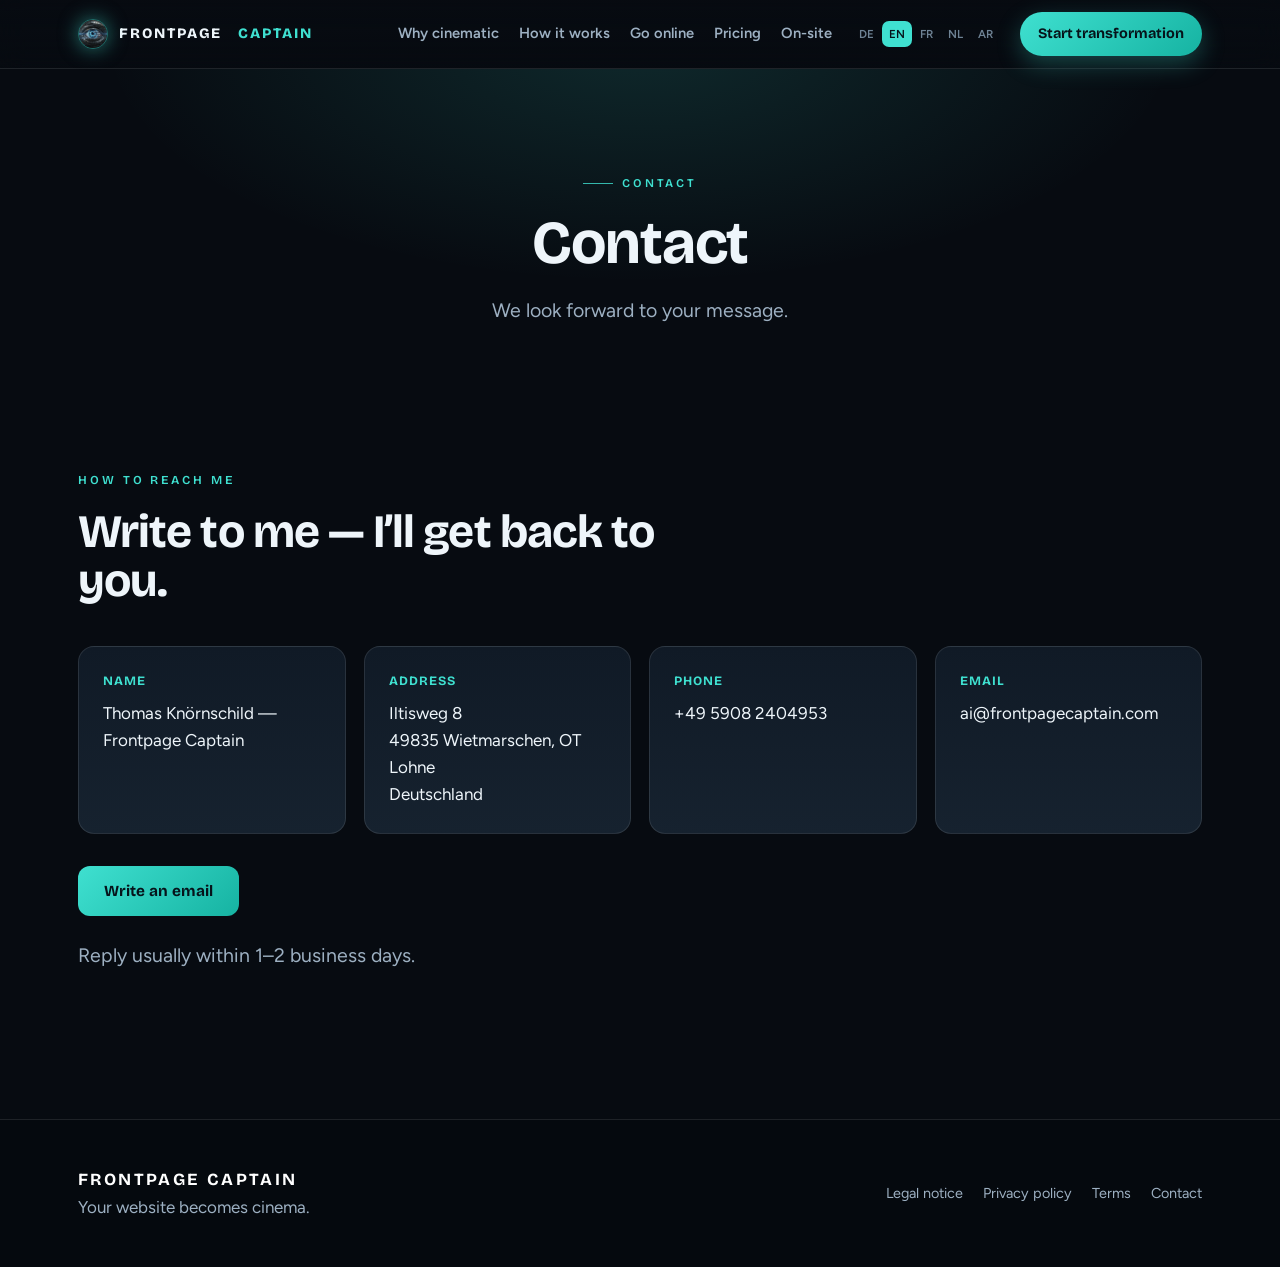
<file: kontakt.html>
<!DOCTYPE html>

<html lang="de">
<head>
<meta charset="utf-8"/>
<meta content="width=device-width, initial-scale=1" name="viewport"/>
<title>Kontakt — Frontpage Captain</title>
<meta content="Kontakt — Frontpage Captain." name="description"/>
<link href="https://fonts.googleapis.com" rel="preconnect"/>
<link crossorigin="" href="https://fonts.gstatic.com" rel="preconnect"/>
<link href="https://fonts.googleapis.com/css2?family=Bricolage+Grotesque:opsz,wght@12..96,500;12..96,600;12..96,700;12..96,800&amp;family=Figtree:wght@400;500;600;700&amp;display=swap" rel="stylesheet"/>
<link href="assets/fpc.css" rel="stylesheet"/>
<script>document.documentElement.classList.add('js')</script>
</head>
<body>
<a class="skip" data-i18n="skip" href="#main">Zum Inhalt springen</a>
<header>
<div class="wrap bar">
<a class="brand" href="index.html"><img alt="Frontpage Captain" src="assets/auge-icon.png"/>FRONTPAGE <span>CAPTAIN</span></a>
<nav class="main">
<a class="lnk" data-i18n="nav_warum-cinematic" href="warum-cinematic.html">Warum cinematic</a>
<a class="lnk" data-i18n="nav_so-laeufts" href="so-laeufts.html">So läuft's</a>
<a class="lnk" data-i18n="nav_online" href="so-online.html">Online gehen</a>
<a class="lnk" data-i18n="nav_preise" href="preise.html">Preise</a>
<a class="lnk" data-i18n="nav_vor-ort" href="vor-ort.html">Vor Ort</a>
<div aria-label="Sprache / Language" class="langsw" role="group"><button aria-label="Deutsch" data-lang="de" onclick="setLang('de')">DE</button><button aria-label="English" data-lang="en" onclick="setLang('en')">EN</button><button aria-label="Français" data-lang="fr" onclick="setLang('fr')">FR</button><button aria-label="Nederlands" data-lang="nl" onclick="setLang('nl')">NL</button><button aria-label="العربية" data-lang="ar" onclick="setLang('ar')">AR</button></div><a class="cta" data-i18n="hdr_cta" href="vorschau.html">Verwandlung starten</a>
</nav>
</div>
</header>
<main id="main">
<section class="page-hero">
<div class="wrap">
<span class="eyebrow" data-i18n="ktx_01">Kontakt</span>
<h1 data-i18n="ktx_01">Kontakt</h1>
<p class="lede" data-i18n="ktx_03">Wir freuen uns über Ihre Nachricht.</p>
</div>
</section>
<section class="band">
<div class="wrap">
<div class="kick reveal" data-i18n="ktx_04">So erreichst du mich</div>
<h2 class="reveal" data-i18n="ktx_05">Schreib mir — ich melde mich.</h2>
<div class="cc reveal">
<div class="c">
<div class="t" data-i18n="ktx_06">Name</div>
<p>Thomas Knörnschild — Frontpage Captain</p>
</div>
<div class="c">
<div class="t" data-i18n="ktx_07">Anschrift</div>
<p>Iltisweg 8<br/>49835 Wietmarschen, OT Lohne<br/>Deutschland</p>
</div>
<div class="c">
<div class="t" data-i18n="ktx_08">Telefon</div>
<p><a href="tel:+4959082404953">+49 5908 2404953</a></p>
</div>
<div class="c">
<div class="t" data-i18n="ktx_09">E-Mail</div>
<p><a href="mailto:ai@frontpagecaptain.com">ai@frontpagecaptain.com</a></p>
</div>
</div>
<p class="reveal" style="margin-top:32px">
<a class="btn" data-i18n="ktx_10" href="mailto:ai@frontpagecaptain.com">E-Mail schreiben</a>
</p>
<p class="lead reveal" data-i18n="ktx_11" style="margin-top:24px">Antwort i. d. R. innerhalb von 1–2 Werktagen.</p>
</div>
</section>
</main>
<footer>
<div class="wrap fgrid">
<div class="ft"><b>FRONTPAGE CAPTAIN</b><br/><span data-i18n="foot_slogan">Deine Website wird Kino.</span></div>
<div class="flinks">
<a data-i18n="foot_impressum" href="impressum.html">Impressum</a>
<a data-i18n="foot_datenschutz" href="datenschutz.html">Datenschutz</a>
<a data-i18n="foot_agb" href="agb.html">AGB</a>
<a data-i18n="foot_kontakt" href="kontakt.html">Kontakt</a>
</div>
</div>
</footer>
<script src="assets/i18n.js"></script>
<script src="assets/i18n-apply.js"></script>
<script src="assets/motion.min.js"></script>
<script src="assets/motion-fx.js"></script>
</body>
</html>
</file>
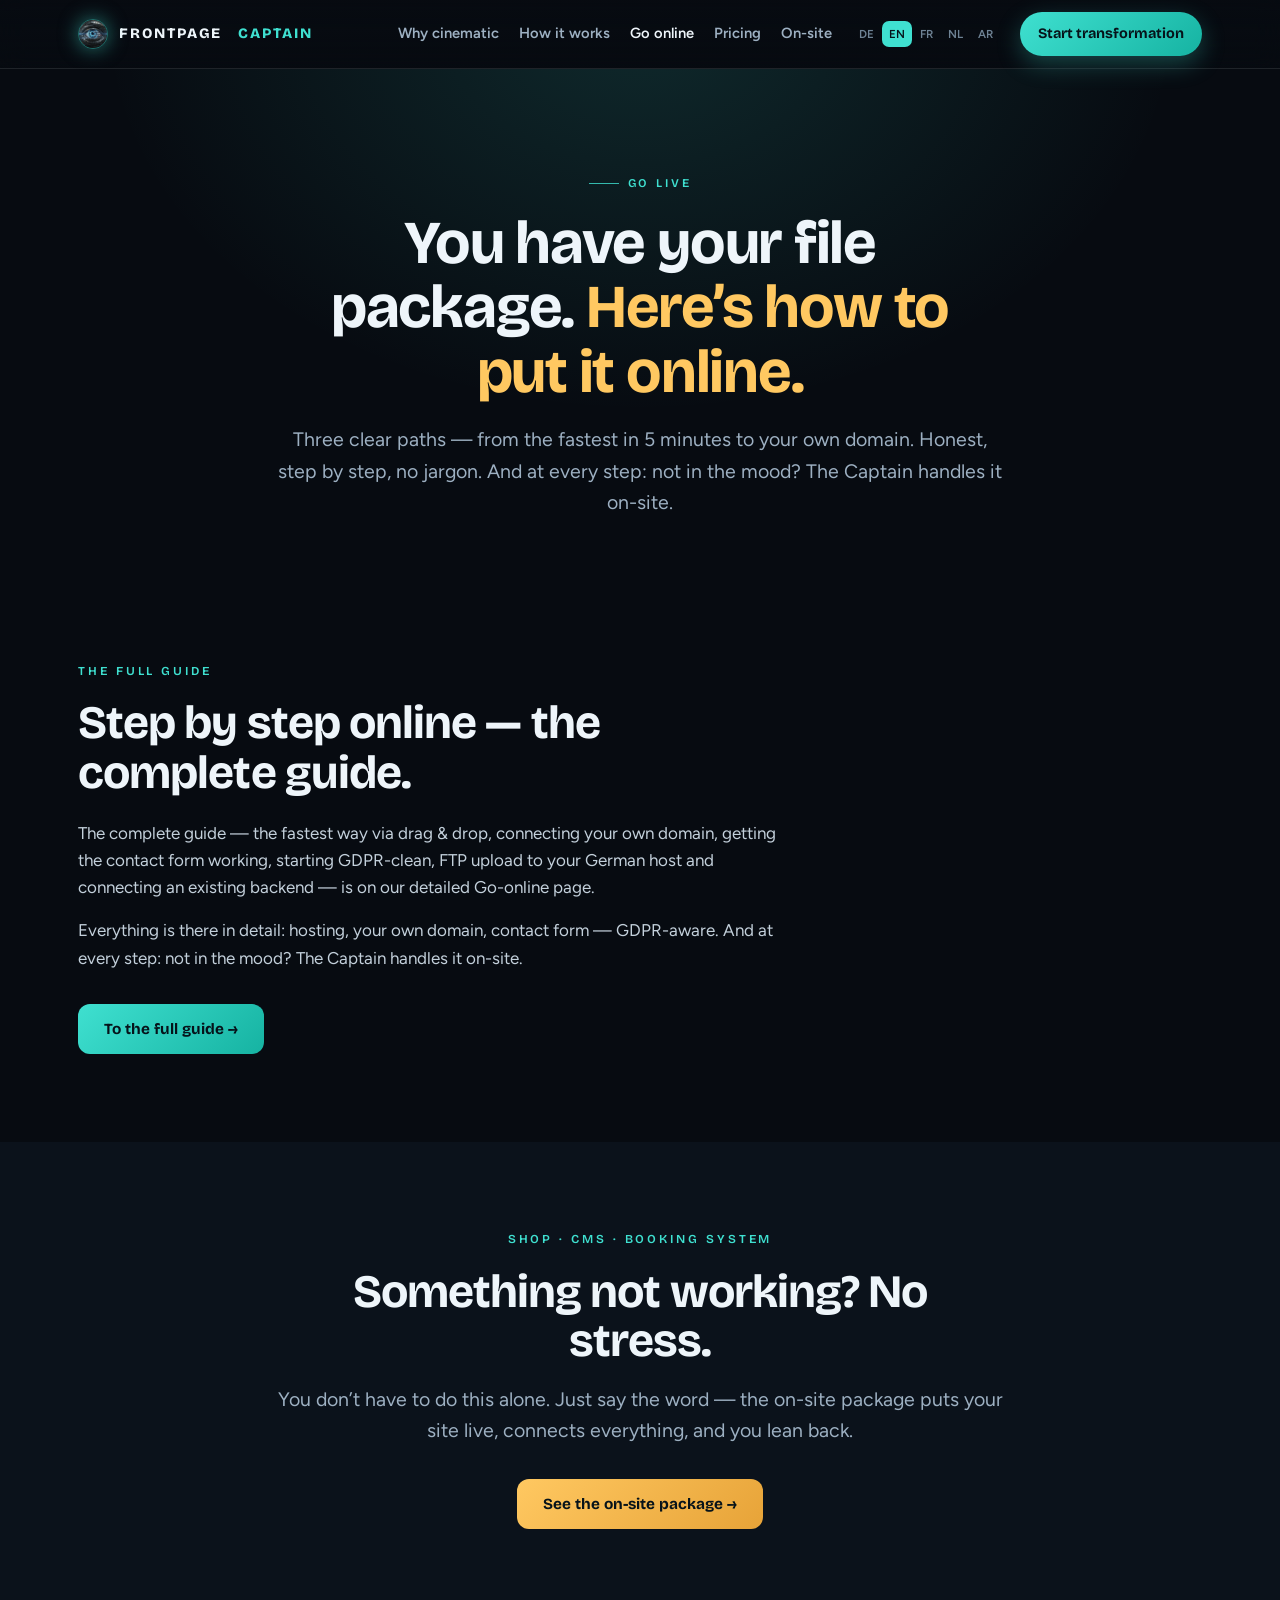
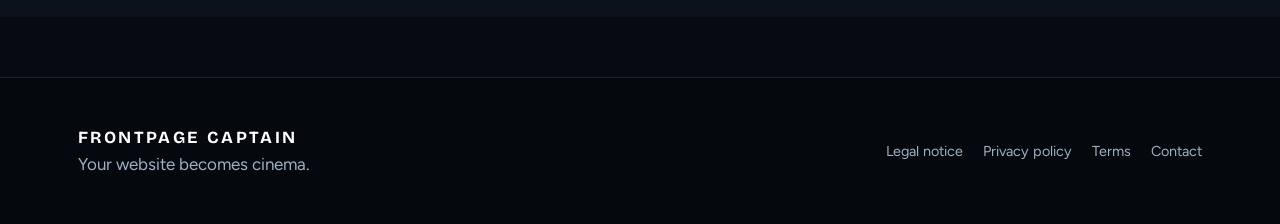
<file: live-gehen.html>
<!DOCTYPE html>

<html lang="de">
<head>
<meta charset="utf-8"/>
<meta content="width=device-width, initial-scale=1" name="viewport"/>
<title>Live gehen — So bringst du deine Seite online | Frontpage Captain</title>
<meta content="Du hast dein Cinematic Frontend als Datei-Paket. So bringst du es selbst online — oder der Captain übernimmt das vor Ort." name="description"/>
<link href="https://fonts.googleapis.com" rel="preconnect"/>
<link crossorigin="" href="https://fonts.gstatic.com" rel="preconnect"/>
<link href="https://fonts.googleapis.com/css2?family=Bricolage+Grotesque:opsz,wght@12..96,500;12..96,600;12..96,700;12..96,800&amp;family=Figtree:wght@400;500;600;700&amp;display=swap" rel="stylesheet"/>
<link href="assets/fpc.css" rel="stylesheet"/>
<script>document.documentElement.classList.add('js')</script>
<style>
.note{margin-top:30px;padding:18px 22px;border:1px solid var(--line);border-left:3px solid var(--cyan);border-radius:12px;background:var(--surf);color:#c3d0db;max-width:760px}
.note strong{color:var(--paper)}
</style>
</head>
<body>
<a class="skip" data-i18n="skip" href="#main">Zum Inhalt springen</a>
<header>
<div class="wrap bar">
<a class="brand" href="index.html"><img alt="Frontpage Captain" src="assets/auge-icon.png"/>FRONTPAGE <span>CAPTAIN</span></a>
<nav class="main">
<a class="lnk" data-i18n="nav_warum-cinematic" href="warum-cinematic.html">Warum cinematic</a>
<a class="lnk" data-i18n="nav_so-laeufts" href="so-laeufts.html">So läuft's</a>
<a class="lnk on" data-i18n="nav_online" href="so-online.html">Online gehen</a>
<a class="lnk" data-i18n="nav_preise" href="preise.html">Preise</a>
<a class="lnk" data-i18n="nav_vor-ort" href="vor-ort.html">Vor Ort</a>
<div aria-label="Sprache / Language" class="langsw" role="group"><button aria-label="Deutsch" data-lang="de" onclick="setLang('de')">DE</button><button aria-label="English" data-lang="en" onclick="setLang('en')">EN</button><button aria-label="Français" data-lang="fr" onclick="setLang('fr')">FR</button><button aria-label="Nederlands" data-lang="nl" onclick="setLang('nl')">NL</button><button aria-label="العربية" data-lang="ar" onclick="setLang('ar')">AR</button></div><a class="cta" data-i18n="hdr_cta" href="vorschau.html">Verwandlung starten</a>
</nav>
</div>
</header>
<main id="main">
<section class="page-hero">
<div class="wrap">
<span class="eyebrow" data-i18n="lgx_01">Live gehen</span>
<h1 data-i18n="lgx_02">Du hast dein Datei-Paket. <span class="accent">So bringst du es online.</span></h1>
<p class="lede" data-i18n="lgx_03">Drei klare Wege — vom schnellsten in 5 Minuten bis zur eigenen Domain. Ehrlich, Schritt für Schritt, ohne Fachchinesisch. Und bei jedem Schritt gilt: keine Lust drauf? Der Captain übernimmt das vor Ort.</p>
</div>
</section>
<section class="band">
<div class="wrap">
<div class="kick reveal" data-i18n="lgx_04">Die ganze Anleitung</div>
<h2 class="reveal" data-i18n="lgx_05">Schritt für Schritt online — die vollständige Anleitung.</h2>
<div class="prose reveal" style="margin-top:22px">
<p data-i18n="lgx_06">Die komplette Anleitung — der schnellste Weg per Drag &amp; Drop, deine eigene Domain verbinden, das Kontaktformular zum Laufen bringen, DSGVO-sauber starten, FTP-Upload zu deinem deutschen Hoster und die Anbindung eines bestehenden Backends — findest du auf unserer ausführlichen Online-gehen-Seite.</p>
<p data-i18n="lgx_07">Dort steht alles im Detail: Hosting, eigene Domain, Kontaktformular — DSGVO-bewusst. Und bei jedem Schritt gilt: keine Lust drauf? Der Captain übernimmt das vor Ort.</p>
</div>
<p class="reveal" style="margin-top:32px">
<a class="btn" data-i18n="lgx_08" href="so-online.html">Zur vollständigen Anleitung →</a>
</p>
</div>
</section>
<section class="band alt center">
<div class="wrap">
<div class="kick reveal" data-i18n="lgx_09">Shop · CMS · Buchungssystem</div>
<h2 class="reveal" data-i18n="lgx_10">Klappt was nicht? Kein Stress.</h2>
<p class="lead reveal" data-i18n="lgx_11">Du musst das nicht allein durchziehen. Sag Bescheid — das Vor-Ort-Paket bringt deine Seite live, bindet alles an und du lehnst dich zurück.</p>
<p class="reveal" style="margin-top:32px">
<a class="btn gold" data-i18n="lgx_12" href="vor-ort.html">Vor-Ort-Paket ansehen →</a>
</p>
</div>
</section>
</main>
<footer>
<div class="wrap fgrid">
<div class="ft"><b>FRONTPAGE CAPTAIN</b><br/><span data-i18n="foot_slogan">Deine Website wird Kino.</span></div>
<div class="flinks">
<a data-i18n="foot_impressum" href="impressum.html">Impressum</a>
<a data-i18n="foot_datenschutz" href="datenschutz.html">Datenschutz</a>
<a data-i18n="foot_agb" href="agb.html">AGB</a>
<a data-i18n="foot_kontakt" href="kontakt.html">Kontakt</a>
</div>
</div>
</footer>
<script src="assets/i18n.js"></script>
<script src="assets/i18n-apply.js"></script>
<script src="assets/motion.min.js"></script>
<script src="assets/motion-fx.js"></script>
</body>
</html>
</file>
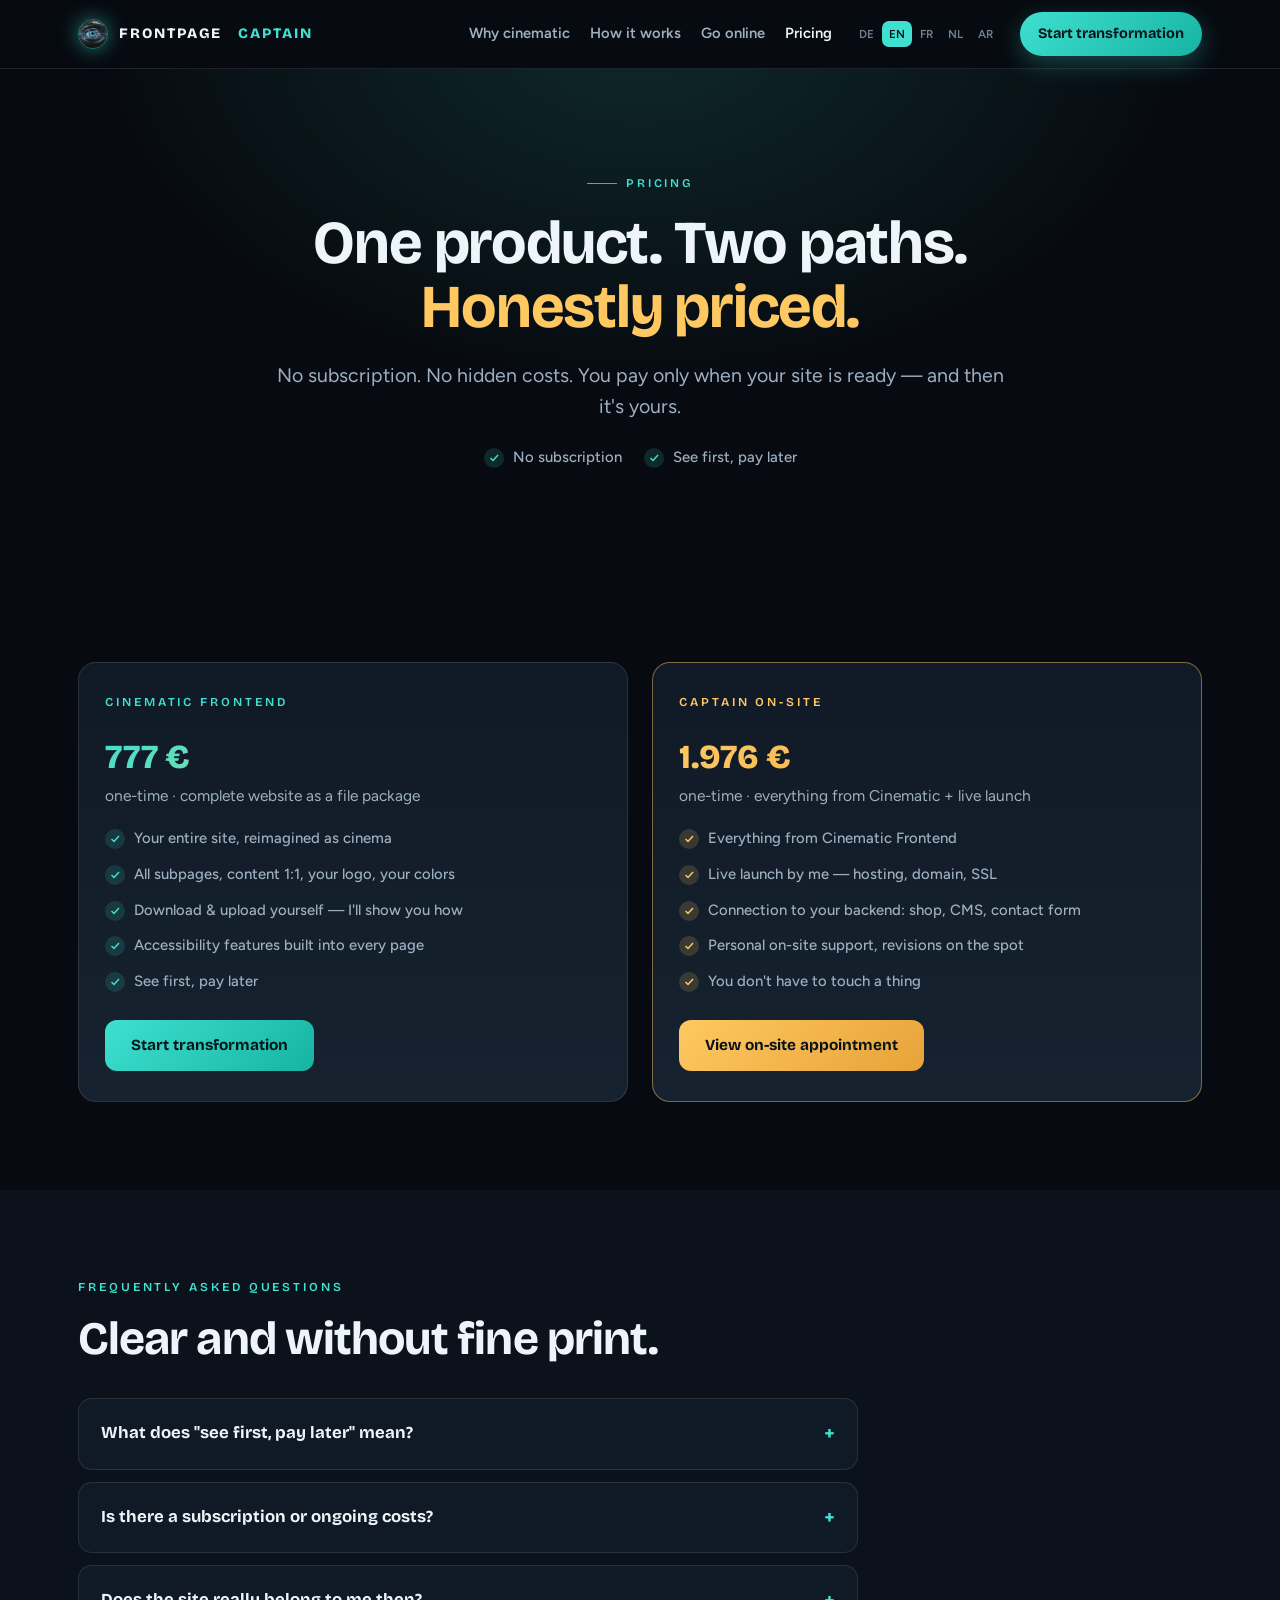
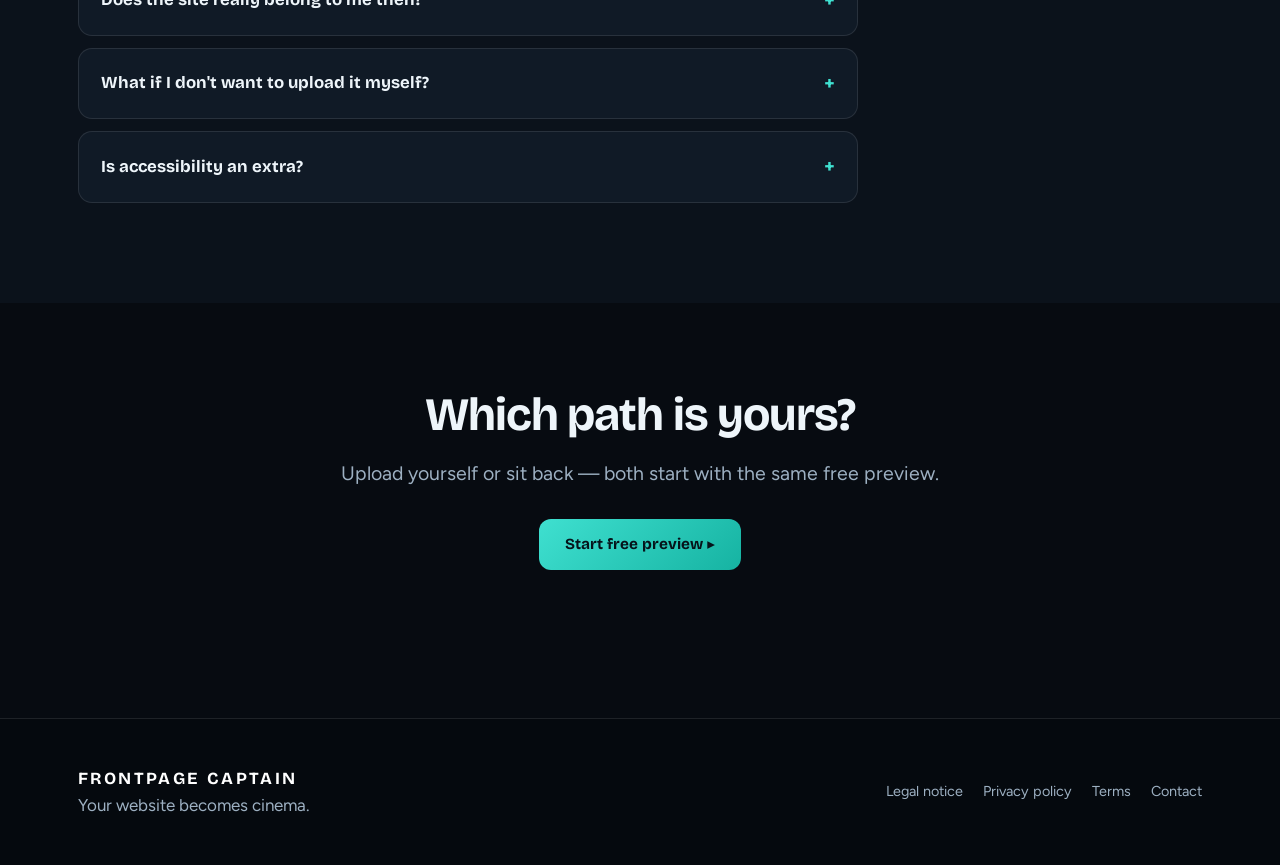
<file: preise.html>
<!DOCTYPE html>

<html lang="de">
<head>
<meta charset="utf-8"/>
<meta content="width=device-width, initial-scale=1" name="viewport"/>
<title>Preise — Frontpage Captain</title>
<meta content="Ein Produkt, zwei Wege: Cinematic Frontend 777 € oder Captain vor Ort 1.976 €. Kein Abo, ehrlich bepreist." name="description"/>
<link href="https://fonts.googleapis.com" rel="preconnect"/>
<link crossorigin="" href="https://fonts.gstatic.com" rel="preconnect"/>
<link href="https://fonts.googleapis.com/css2?family=Bricolage+Grotesque:opsz,wght@12..96,500;12..96,600;12..96,700;12..96,800&amp;family=Figtree:wght@400;500;600;700&amp;display=swap" rel="stylesheet"/>
<link href="assets/fpc.css" rel="stylesheet"/>
<script>document.documentElement.classList.add('js')</script>
</head>
<body>
<a class="skip" data-i18n="skip" href="#main">Zum Inhalt springen</a>
<header>
<div class="wrap bar">
<a class="brand" href="index.html"><img alt="Frontpage Captain" src="assets/auge-icon.png"/>FRONTPAGE <span>CAPTAIN</span></a>
<nav class="main">
<a class="lnk" data-i18n="nav_warum-cinematic" href="warum-cinematic.html">Warum cinematic</a>
<a class="lnk" data-i18n="nav_so-laeufts" href="so-laeufts.html">So läuft's</a>
<a class="lnk" data-i18n="nav_online" href="so-online.html">Online gehen</a>
<a class="lnk on" data-i18n="nav_preise" href="preise.html">Preise</a>
<div aria-label="Sprache / Language" class="langsw" role="group"><button aria-label="Deutsch" data-lang="de" onclick="setLang('de')">DE</button><button aria-label="English" data-lang="en" onclick="setLang('en')">EN</button><button aria-label="Français" data-lang="fr" onclick="setLang('fr')">FR</button><button aria-label="Nederlands" data-lang="nl" onclick="setLang('nl')">NL</button><button aria-label="العربية" data-lang="ar" onclick="setLang('ar')">AR</button></div><a class="cta" data-i18n="hdr_cta" href="vorschau.html">Verwandlung starten</a>
</nav>
</div>
</header>
<main id="main">
<section class="page-hero">
<div class="wrap">
<span class="eyebrow" data-i18n="nav_preise">Preise</span>
<h1 data-i18n="preise_02">Ein Produkt. Zwei Wege. <span class="accent">Ehrlich bepreist.</span></h1>
<p class="lede" data-i18n="preise_03">Kein Abo. Keine versteckten Kosten. Du zahlst erst, wenn deine Seite steht — und dann gehört sie dir.</p>
<div class="ticks" style="justify-content:center">
<span class="tick" data-i18n="sh_kein_abo"><span class="ck"><svg fill="none" stroke="currentColor" stroke-width="3" viewbox="0 0 24 24"><path d="M5 12l5 5L20 6"></path></svg></span>Kein Abo</span>
<span class="tick" data-i18n="preise_10"><span class="ck"><svg fill="none" stroke="currentColor" stroke-width="3" viewbox="0 0 24 24"><path d="M5 12l5 5L20 6"></path></svg></span>Erst sehen, dann zahlen</span>
</div>
</div>
</section>
<section class="band">
<div class="wrap">
<div class="grid c2">
<div class="card reveal">
<div class="kick" data-i18n="preise_04">Cinematic Frontend</div>
<div class="n">777 €</div>
<p data-i18n="preise_05" style="margin-bottom:18px">einmalig · komplette Website als Datei-Paket</p>
<div class="ticks" style="flex-direction:column;gap:12px;margin-top:0">
<span class="tick" data-i18n="preise_06"><span class="ck"><svg fill="none" stroke="currentColor" stroke-width="3" viewbox="0 0 24 24"><path d="M5 12l5 5L20 6"></path></svg></span>Deine ganze Seite, cinematic neu inszeniert</span>
<span class="tick" data-i18n="preise_07"><span class="ck"><svg fill="none" stroke="currentColor" stroke-width="3" viewbox="0 0 24 24"><path d="M5 12l5 5L20 6"></path></svg></span>Alle Unterseiten, Texte 1:1, dein Logo, deine Farben</span>
<span class="tick" data-i18n="preise_08"><span class="ck"><svg fill="none" stroke="currentColor" stroke-width="3" viewbox="0 0 24 24"><path d="M5 12l5 5L20 6"></path></svg></span>Download &amp; selbst hochladen — ich zeig dir wie</span>
<span class="tick" data-i18n="preise_09"><span class="ck"><svg fill="none" stroke="currentColor" stroke-width="3" viewbox="0 0 24 24"><path d="M5 12l5 5L20 6"></path></svg></span>Barrierefreiheits-Funktionen in jeder Seite</span>
<span class="tick" data-i18n="preise_10"><span class="ck"><svg fill="none" stroke="currentColor" stroke-width="3" viewbox="0 0 24 24"><path d="M5 12l5 5L20 6"></path></svg></span>Erst sehen, dann zahlen</span>
</div>
<a class="btn" data-i18n="preise_11" href="vorschau.html" style="margin-top:26px">Verwandlung starten</a>
</div>
<div class="card reveal" style="border-color:rgba(255,200,97,.45)">
<div class="kick" data-i18n="preise_12" style="color:var(--gold)">Captain vor Ort</div>
<div class="n" style="background:linear-gradient(135deg,var(--gold),var(--gold-deep));-webkit-background-clip:text;background-clip:text;color:transparent">1.976 €</div>
<p data-i18n="preise_13" style="margin-bottom:18px">einmalig · alles aus Cinematic + Live-Schaltung</p>
<div class="ticks" style="flex-direction:column;gap:12px;margin-top:0">
<span class="tick" data-i18n="preise_14"><span class="ck" style="background:rgba(255,200,97,.16);color:var(--gold)"><svg fill="none" stroke="currentColor" stroke-width="3" viewbox="0 0 24 24"><path d="M5 12l5 5L20 6"></path></svg></span>Alles aus dem Cinematic Frontend</span>
<span class="tick" data-i18n="preise_15"><span class="ck" style="background:rgba(255,200,97,.16);color:var(--gold)"><svg fill="none" stroke="currentColor" stroke-width="3" viewbox="0 0 24 24"><path d="M5 12l5 5L20 6"></path></svg></span>Live-Schaltung durch mich — Hosting, Domain, SSL</span>
<span class="tick" data-i18n="preise_16"><span class="ck" style="background:rgba(255,200,97,.16);color:var(--gold)"><svg fill="none" stroke="currentColor" stroke-width="3" viewbox="0 0 24 24"><path d="M5 12l5 5L20 6"></path></svg></span>Anbindung an dein Backend: Shop, CMS, Formular</span>
<span class="tick" data-i18n="preise_17"><span class="ck" style="background:rgba(255,200,97,.16);color:var(--gold)"><svg fill="none" stroke="currentColor" stroke-width="3" viewbox="0 0 24 24"><path d="M5 12l5 5L20 6"></path></svg></span>Persönliche Vor-Ort-Betreuung, Korrekturen direkt</span>
<span class="tick" data-i18n="preise_18"><span class="ck" style="background:rgba(255,200,97,.16);color:var(--gold)"><svg fill="none" stroke="currentColor" stroke-width="3" viewbox="0 0 24 24"><path d="M5 12l5 5L20 6"></path></svg></span>Du musst nichts anfassen</span>
</div>
<a class="btn gold" data-i18n="preise_19" href="vor-ort.html" style="margin-top:26px">Vor-Ort-Termin ansehen</a>
</div>
</div>
</div>
</section>
<section class="band alt">
<div class="wrap">
<div class="kick reveal" data-i18n="preise_20">Häufige Fragen</div>
<h2 class="reveal" data-i18n="preise_21">Klar und ohne Kleingedrucktes.</h2>
<div class="legal reveal" style="margin-top:34px;margin-left:0">
<details>
<summary data-i18n="preise_22">Was heißt „erst sehen, dann zahlen"?</summary>
<div class="ans"><p data-i18n="preise_23">Genau das: Ich baue deine cinematic Seite und zeige sie dir fertig. Erst wenn sie dir gefällt, zahlst du. Gefällt sie dir nicht, kostet dich das nichts.</p></div>
</details>
<details>
<summary data-i18n="preise_24">Gibt es ein Abo oder laufende Kosten?</summary>
<div class="ans"><p data-i18n="preise_25">Nein. Beide Pakete sind eine einmalige Zahlung. Beim Cinematic Frontend lädst du die Seite bei einem Anbieter deiner Wahl hoch — viele davon sind kostenlos.</p></div>
</details>
<details>
<summary data-i18n="preise_26">Gehört mir die Seite dann wirklich?</summary>
<div class="ans"><p data-i18n="preise_27">Ja. Du bekommst das komplette Datei-Paket. Es ist deine Seite, mit deinen Inhalten — du kannst damit machen, was du willst.</p></div>
</details>
<details>
<summary data-i18n="preise_28">Was, wenn ich nicht selbst hochladen will?</summary>
<div class="ans"><p data-i18n="preise_29">Dann ist „Captain vor Ort" für dich da: Ich komme, schalte alles live und binde dein bestehendes System an. Du klickst nichts.</p></div>
</details>
<details>
<summary data-i18n="preise_30">Ist Barrierefreiheit extra?</summary>
<div class="ans"><p data-i18n="preise_31">Nein. Schriftgröße, Kontrast und eine saubere, vorlesbare Struktur sind in jede Seite eingebaut — ohne Aufpreis, von Anfang an.</p></div>
</details>
</div>
</div>
</section>
<section class="band center">
<div class="wrap">
<h2 class="reveal" data-i18n="preise_32">Welcher Weg ist deiner?</h2>
<p class="lead reveal" data-i18n="preise_33">Selbst hochladen oder dich zurücklehnen — beides startet mit derselben kostenlosen Vorschau.</p>
<div class="reveal" style="margin-top:30px"><a class="btn" data-i18n="preise_34" href="vorschau.html">Kostenlose Vorschau starten</a></div>
</div>
</section>
</main>
<footer>
<div class="wrap fgrid">
<div class="ft"><b>FRONTPAGE CAPTAIN</b><br/><span data-i18n="foot_slogan">Deine Website wird Kino.</span></div>
<div class="flinks">
<a data-i18n="foot_impressum" href="impressum.html">Impressum</a>
<a data-i18n="foot_datenschutz" href="datenschutz.html">Datenschutz</a>
<a data-i18n="foot_agb" href="agb.html">AGB</a>
<a data-i18n="foot_kontakt" href="kontakt.html">Kontakt</a>
</div>
</div>
</footer>
<script src="assets/i18n.js"></script>
<script src="assets/i18n-apply.js"></script>
<script src="assets/motion.min.js"></script>
<script src="assets/motion-fx.js"></script>
</body>
</html>
</file>
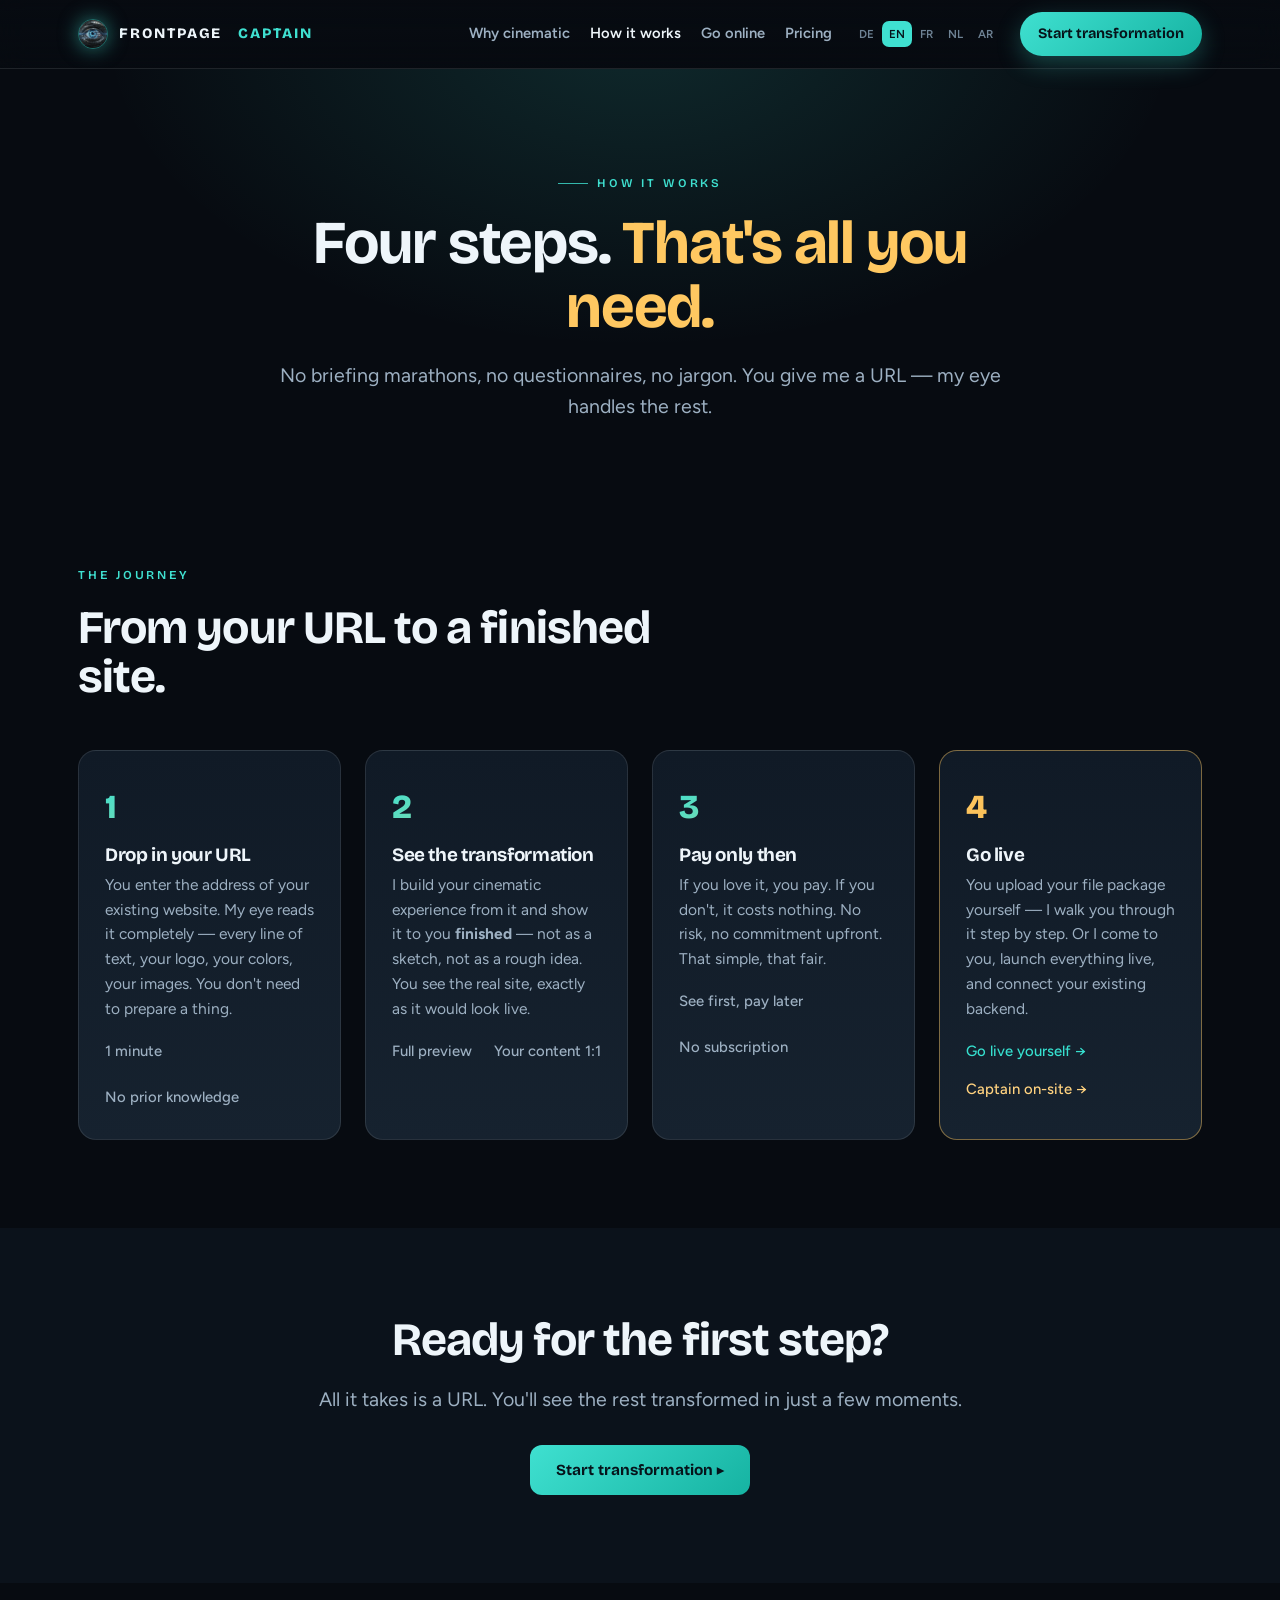
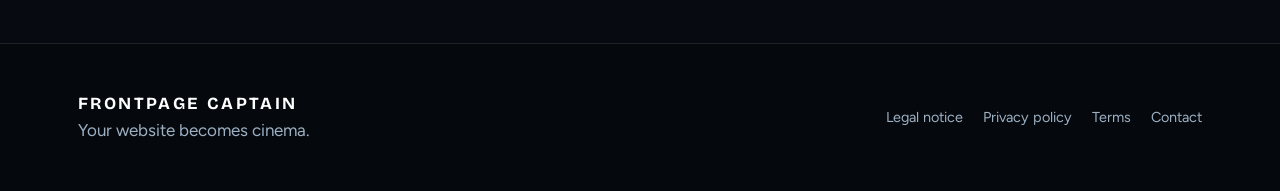
<file: so-laeufts.html>
<!DOCTYPE html>

<html lang="de">
<head>
<meta charset="utf-8"/>
<meta content="width=device-width, initial-scale=1" name="viewport"/>
<title>So läuft's — Frontpage Captain</title>
<meta content="Vier Schritte von der Adresse zur fertigen cinematic Website. Erst sehen, dann zahlen." name="description"/>
<link href="https://fonts.googleapis.com" rel="preconnect"/>
<link crossorigin="" href="https://fonts.gstatic.com" rel="preconnect"/>
<link href="https://fonts.googleapis.com/css2?family=Bricolage+Grotesque:opsz,wght@12..96,500;12..96,600;12..96,700;12..96,800&amp;family=Figtree:wght@400;500;600;700&amp;display=swap" rel="stylesheet"/>
<link href="assets/fpc.css" rel="stylesheet"/>
<script>document.documentElement.classList.add('js')</script>
</head>
<body>
<a class="skip" data-i18n="skip" href="#main">Zum Inhalt springen</a>
<header>
<div class="wrap bar">
<a class="brand" href="index.html"><img alt="Frontpage Captain" src="assets/auge-icon.png"/>FRONTPAGE <span>CAPTAIN</span></a>
<nav class="main">
<a class="lnk" data-i18n="nav_warum-cinematic" href="warum-cinematic.html">Warum cinematic</a>
<a class="lnk on" data-i18n="nav_so-laeufts" href="so-laeufts.html">So läuft's</a>
<a class="lnk" data-i18n="nav_online" href="so-online.html">Online gehen</a>
<a class="lnk" data-i18n="nav_preise" href="preise.html">Preise</a>
<div aria-label="Sprache / Language" class="langsw" role="group"><button aria-label="Deutsch" data-lang="de" onclick="setLang('de')">DE</button><button aria-label="English" data-lang="en" onclick="setLang('en')">EN</button><button aria-label="Français" data-lang="fr" onclick="setLang('fr')">FR</button><button aria-label="Nederlands" data-lang="nl" onclick="setLang('nl')">NL</button><button aria-label="العربية" data-lang="ar" onclick="setLang('ar')">AR</button></div><a class="cta" data-i18n="hdr_cta" href="vorschau.html">Verwandlung starten</a>
</nav>
</div>
</header>
<main id="main">
<section class="page-hero">
<div class="wrap">
<span class="eyebrow" data-i18n="nav_so-laeufts">So läuft's</span>
<h1 data-i18n="so-laeufts_02">Vier Schritte. <span class="accent">Mehr brauchst du nicht.</span></h1>
<p class="lede" data-i18n="so-laeufts_03">Kein Briefing-Marathon, keine Fragebögen, kein Fachchinesisch. Du gibst eine Adresse — mein Auge übernimmt den Rest.</p>
</div>
</section>
<section class="band">
<div class="wrap">
<div class="kick reveal" data-i18n="so-laeufts_04">Der Weg</div>
<h2 class="reveal" data-i18n="so-laeufts_05">Von der Adresse zur fertigen Seite.</h2>
<div class="grid c4">
<div class="card reveal">
<div class="n">1</div>
<h4 data-i18n="so-laeufts_06">Adresse rein</h4>
<p data-i18n="so-laeufts_07">Du gibst die Adresse deiner bestehenden Website ein. Mein Auge liest sie komplett — jeden Text, dein Logo, deine Farben, deine Bilder. Du musst nichts vorbereiten.</p>
<div class="ticks" style="margin-top:18px">
<span class="tick" data-i18n="so-laeufts_08"><span class="ck"><svg fill="none" stroke="currentColor" stroke-width="3" viewbox="0 0 24 24"><path d="M5 12l5 5L20 6"></path></svg></span>1 Minute</span>
<span class="tick" data-i18n="so-laeufts_09"><span class="ck"><svg fill="none" stroke="currentColor" stroke-width="3" viewbox="0 0 24 24"><path d="M5 12l5 5L20 6"></path></svg></span>Kein Vorwissen</span>
</div>
</div>
<div class="card reveal">
<div class="n">2</div>
<h4 data-i18n="so-laeufts_10">Verwandlung sehen</h4>
<p data-i18n="so-laeufts_11">Ich baue daraus dein cinematic Erlebnis und zeige es dir <strong>fertig</strong> — nicht als Skizze, nicht als grobe Idee. Du siehst die echte Seite, so wie sie live aussehen würde.</p>
<div class="ticks" style="margin-top:18px">
<span class="tick" data-i18n="so-laeufts_12"><span class="ck"><svg fill="none" stroke="currentColor" stroke-width="3" viewbox="0 0 24 24"><path d="M5 12l5 5L20 6"></path></svg></span>Vollständige Vorschau</span>
<span class="tick" data-i18n="so-laeufts_13"><span class="ck"><svg fill="none" stroke="currentColor" stroke-width="3" viewbox="0 0 24 24"><path d="M5 12l5 5L20 6"></path></svg></span>Deine Inhalte 1:1</span>
</div>
</div>
<div class="card reveal">
<div class="n">3</div>
<h4 data-i18n="so-laeufts_14">Erst dann zahlen</h4>
<p data-i18n="so-laeufts_15">Gefällt sie dir, zahlst du. Gefällt sie nicht, kostet sie nichts. Kein Risiko, keine Verpflichtung vorab. So einfach, so fair.</p>
<div class="ticks" style="margin-top:18px">
<span class="tick" data-i18n="so-laeufts_16"><span class="ck"><svg fill="none" stroke="currentColor" stroke-width="3" viewbox="0 0 24 24"><path d="M5 12l5 5L20 6"></path></svg></span>Erst sehen, dann zahlen</span>
<span class="tick" data-i18n="so-laeufts_17"><span class="ck"><svg fill="none" stroke="currentColor" stroke-width="3" viewbox="0 0 24 24"><path d="M5 12l5 5L20 6"></path></svg></span>Kein Abo</span>
</div>
</div>
<div class="card reveal" style="border-color:rgba(255,200,97,.45)">
<div class="n" style="background:linear-gradient(135deg,var(--gold),var(--gold-deep));-webkit-background-clip:text;background-clip:text;color:transparent">4</div>
<h4 data-i18n="so-laeufts_18">Live gehen</h4>
<p data-i18n="so-laeufts_19">Du lädst dein Datei-Paket selbst hoch — ich zeige dir genau wie, Schritt für Schritt. Oder ich komme vorbei, schalte alles live und binde dein bestehendes Backend an.</p>
<div class="ticks" style="margin-top:18px;gap:14px">
<span class="tick"><a data-i18n="so-laeufts_20" href="so-online.html" style="color:var(--cyan)">Selbst live gehen →</a></span>
<span class="tick"><a data-i18n="so-laeufts_21" href="vor-ort.html" style="color:var(--gold)">Captain vor Ort →</a></span>
</div>
</div>
</div>
</div>
</section>
<section class="band alt center">
<div class="wrap">
<h2 class="reveal" data-i18n="so-laeufts_22">Bereit für den ersten Schritt?</h2>
<p class="lead reveal" data-i18n="so-laeufts_23">Eine Adresse genügt. Den Rest siehst du in wenigen Augenblicken — verwandelt.</p>
<div class="reveal" style="margin-top:30px"><a class="btn" data-i18n="so-laeufts_24" href="vorschau.html">Verwandlung starten</a></div>
</div>
</section>
</main>
<footer>
<div class="wrap fgrid">
<div class="ft"><b>FRONTPAGE CAPTAIN</b><br/><span data-i18n="foot_slogan">Deine Website wird Kino.</span></div>
<div class="flinks">
<a data-i18n="foot_impressum" href="impressum.html">Impressum</a>
<a data-i18n="foot_datenschutz" href="datenschutz.html">Datenschutz</a>
<a data-i18n="foot_agb" href="agb.html">AGB</a>
<a data-i18n="foot_kontakt" href="kontakt.html">Kontakt</a>
</div>
</div>
</footer>
<script src="assets/i18n.js"></script>
<script src="assets/i18n-apply.js"></script>
<script src="assets/motion.min.js"></script>
<script src="assets/motion-fx.js"></script>
</body>
</html>
</file>
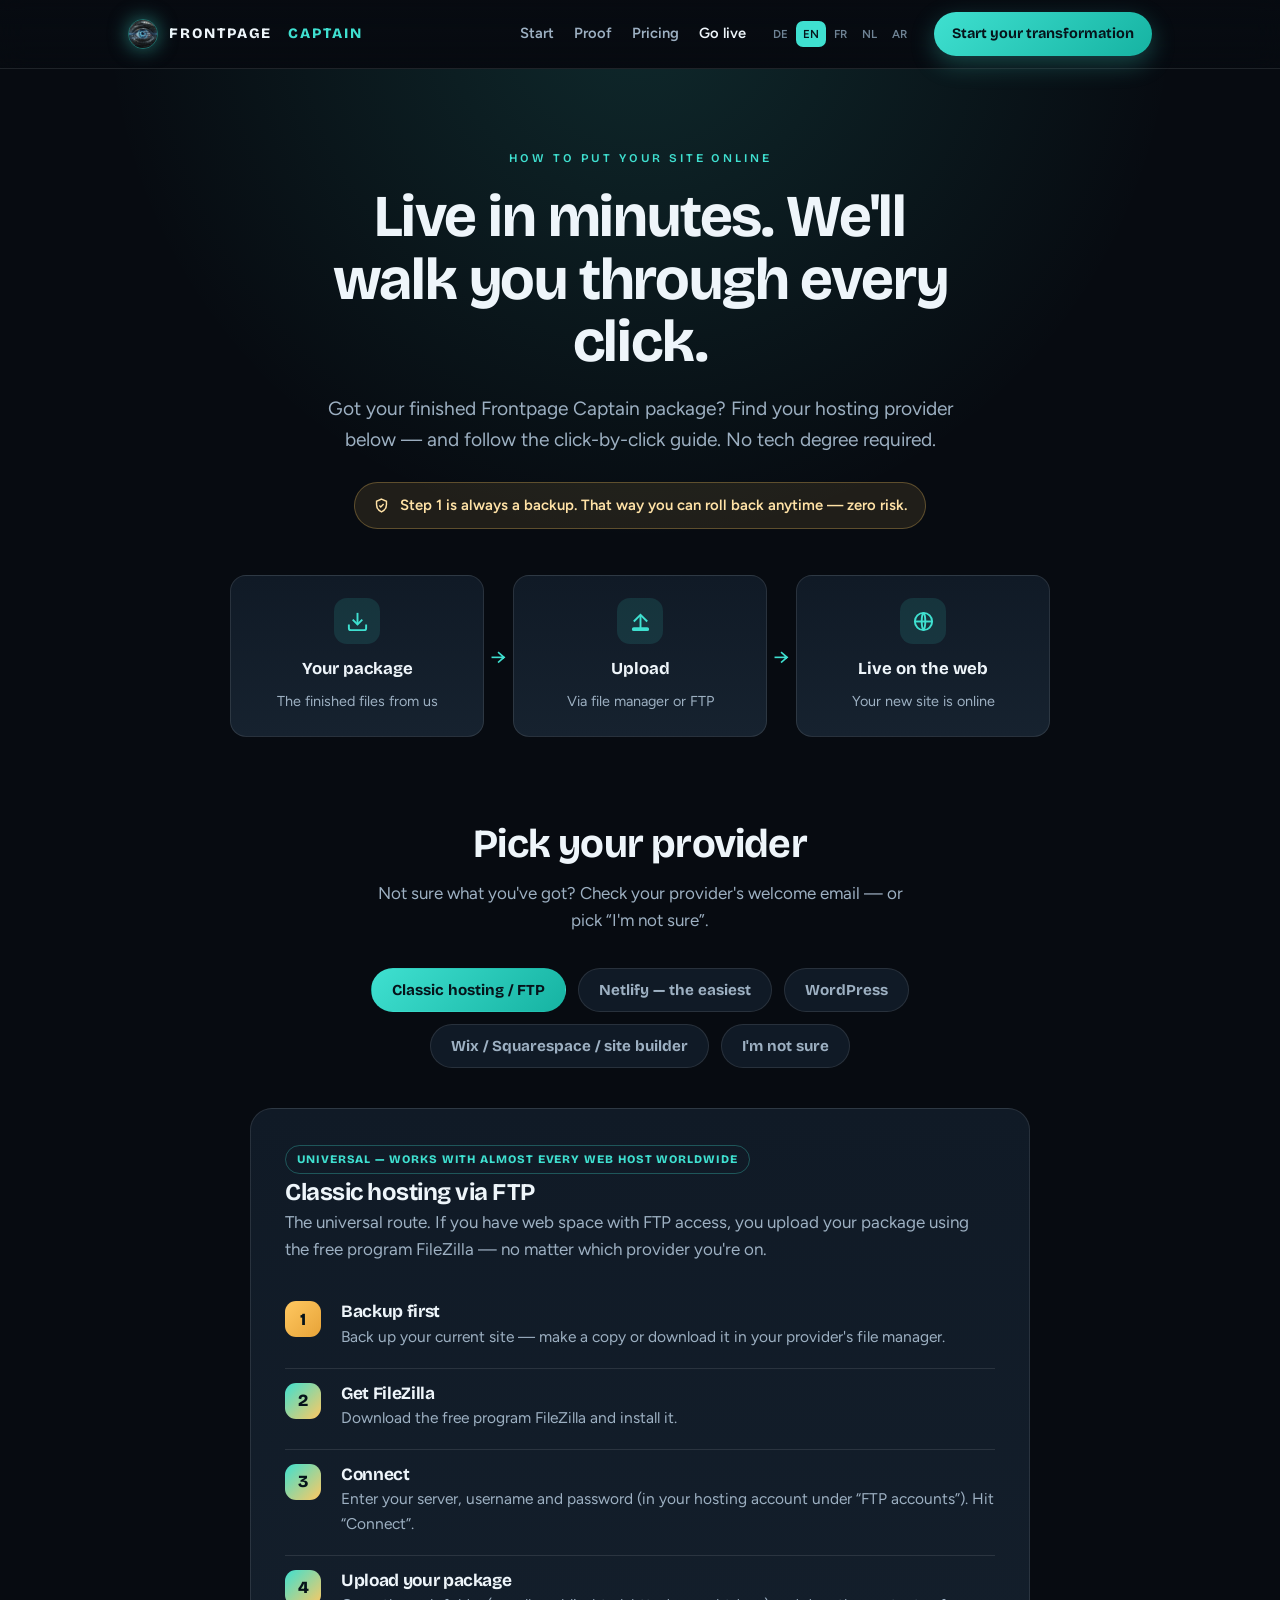
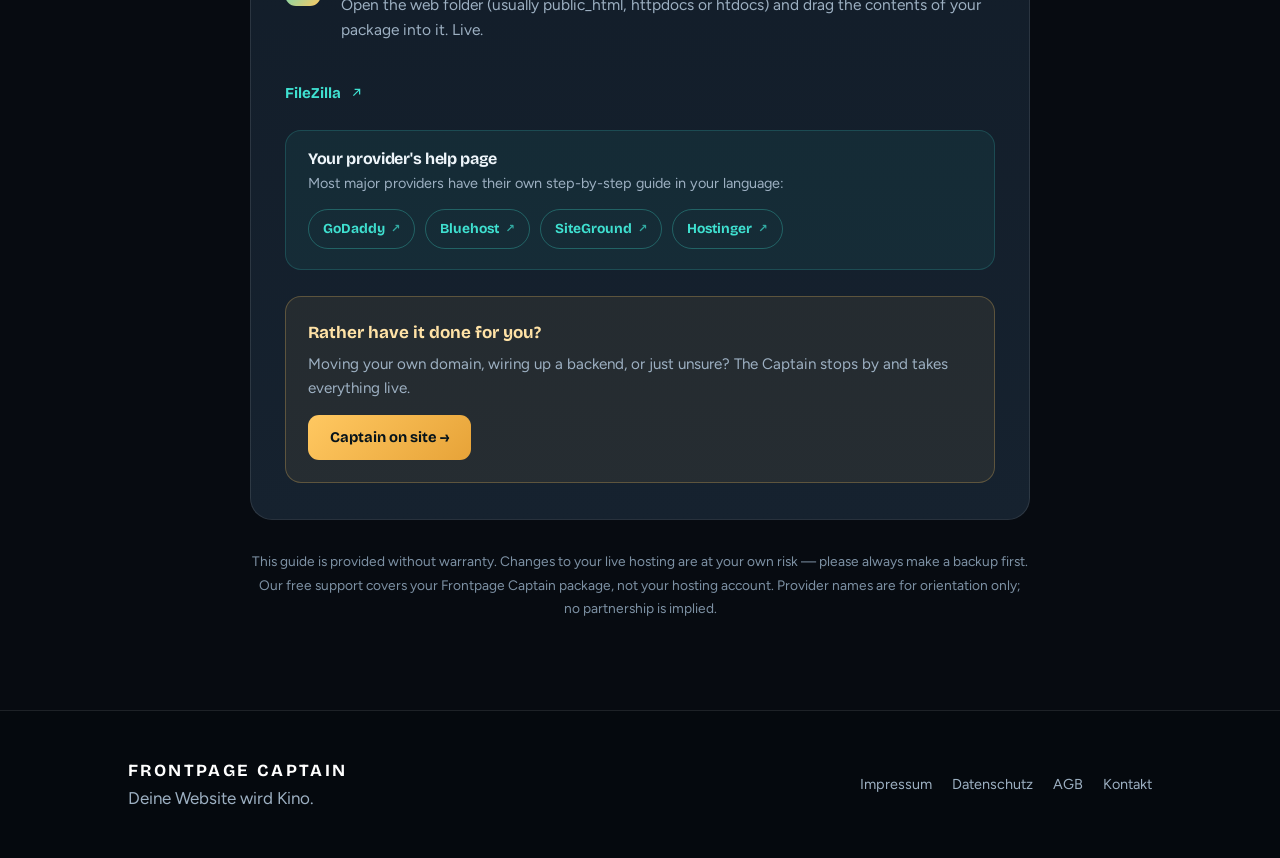
<file: so-online.html>
<!DOCTYPE html>
<html lang="de">
<head>
<meta charset="utf-8"/>
<meta name="viewport" content="width=device-width, initial-scale=1"/>
<title>So bringst du deine Seite online — Frontpage Captain</title>
<meta name="description" content="Schritt-für-Schritt: So lädst du dein neues Frontpage-Captain-Paket bei deinem Hosting-Anbieter hoch — weltweit, in 5 Sprachen, mit Backup-Sicherheit."/>
<link rel="preconnect" href="https://fonts.googleapis.com"/>
<link rel="preconnect" href="https://fonts.gstatic.com" crossorigin=""/>
<link href="https://fonts.googleapis.com/css2?family=Bricolage+Grotesque:opsz,wght@12..96,500;12..96,600;12..96,700;12..96,800&family=Figtree:wght@400;500;600;700&display=swap" rel="stylesheet"/>
<script>document.documentElement.classList.add('js')</script>
<style>
/* ====== FRONTPAGE CAPTAIN — „So bringst du deine Seite online" (Wizard V2 · i18n DE/EN/FR/NL/AR) ====== */
*{box-sizing:border-box;margin:0;padding:0}
:root{
  --ink:#070b11;--ink2:#0b121b;--surf:#101a26;--surf2:#16222f;
  --cyan:#3fe0d0;--cyan-deep:#16b3a2;--gold:#ffc861;--gold-deep:#e7a338;
  --paper:#eef5fa;--muted:#9db0c2;--line:rgba(255,255,255,.10);
  --fd:'Bricolage Grotesque',system-ui,sans-serif;--fb:'Figtree',system-ui,sans-serif;
  --ease:cubic-bezier(.22,1,.36,1);--maxw:1080px;--rad:18px;
}
html{scroll-behavior:smooth}
body{background:var(--ink);color:var(--paper);font-family:var(--fb);font-size:17px;line-height:1.6;
  -webkit-font-smoothing:antialiased;overflow-x:hidden;width:100%;max-width:100vw}
.wrap{width:100%;max-width:var(--maxw);margin:0 auto;padding:0 28px}
h1,h2,h3,h4,h5{font-family:var(--fd);font-weight:700;line-height:1.06;letter-spacing:-.02em}
a{color:inherit;text-decoration:none}
.skip{position:absolute;left:-999px;top:0;background:var(--cyan);color:#04121a;padding:10px 16px;border-radius:10px;z-index:200}
.skip:focus{left:14px;top:14px}

header{position:sticky;top:0;z-index:90;backdrop-filter:blur(14px);
  background:linear-gradient(180deg,rgba(7,11,17,.86),rgba(7,11,17,.5));border-bottom:1px solid var(--line)}
.bar{display:flex;align-items:center;gap:20px;height:68px}
.brand{display:flex;align-items:center;gap:11px;font-family:var(--fd);font-weight:800;letter-spacing:.14em;font-size:.9rem}
.brand img{width:30px;height:30px;border-radius:50%;object-fit:cover;border:1px solid rgba(63,224,208,.35);filter:drop-shadow(0 0 10px rgba(63,224,208,.55))}
.brand span{color:var(--cyan)}
nav.main{margin-left:auto;display:flex;align-items:center;gap:20px}
nav.main a.lnk{color:var(--muted);font-weight:600;font-size:.92rem;transition:color .2s}
nav.main a.lnk:hover,nav.main a.lnk.on{color:var(--paper)}
.langsw{display:flex;gap:1px}
.langsw button{font-family:var(--fb);font-weight:600;font-size:.72rem;cursor:pointer;background:transparent;border:0;
  color:#6f8395;padding:6px 7px;border-radius:7px;transition:color .2s,background .2s}
.langsw button:hover{color:var(--paper)}
.langsw button.on{color:#06131a;background:var(--cyan)}
.cta{font-family:var(--fd);font-weight:700;font-size:.9rem;padding:10px 18px;border-radius:999px;
  color:#06131a;background:linear-gradient(135deg,var(--cyan),var(--cyan-deep));box-shadow:0 8px 24px rgba(63,224,208,.28)}
@media(max-width:900px){nav.main a.lnk{display:none}}
@media(max-width:560px){.langsw{display:none}}

.top{position:relative;padding:74px 0 26px;text-align:center;overflow:hidden;
  background:radial-gradient(70% 130% at 50% -10%,rgba(63,224,208,.14),transparent 60%)}
.eyebrow{display:inline-flex;align-items:center;gap:9px;font-family:var(--fd);font-weight:600;
  text-transform:uppercase;letter-spacing:.24em;font-size:.74rem;color:var(--cyan);margin-bottom:18px}
.top h1{font-size:clamp(2.2rem,5.6vw,3.7rem);max-width:18ch;margin:0 auto}
.top p.sub{color:var(--muted);max-width:56ch;margin:20px auto 0;font-size:clamp(1.05rem,1.6vw,1.2rem)}
.assure{display:inline-flex;align-items:center;gap:10px;margin-top:26px;padding:11px 18px;border-radius:999px;
  background:rgba(255,200,97,.10);border:1px solid rgba(255,200,97,.28);color:#ffe2a6;font-weight:600;font-size:.93rem}
.assure svg{width:17px;height:17px;flex:0 0 auto}

.flow{display:flex;align-items:stretch;justify-content:center;gap:0;flex-wrap:wrap;margin:46px auto 0;max-width:820px}
.fnode{flex:1 1 200px;min-width:180px;background:linear-gradient(180deg,var(--surf),var(--surf2));
  border:1px solid var(--line);border-radius:16px;padding:22px 20px;text-align:center}
.fnode .ic{width:46px;height:46px;margin:0 auto 12px;display:grid;place-items:center;border-radius:13px;background:rgba(63,224,208,.12);color:var(--cyan)}
.fnode .ic svg{width:23px;height:23px}
.fnode b{font-family:var(--fd);font-size:1.05rem;display:block;margin-bottom:4px}
.fnode span{color:var(--muted);font-size:.9rem}
.farrow{display:grid;place-items:center;color:var(--cyan);padding:0 6px;font-size:1.4rem}
@media(max-width:680px){.farrow{transform:rotate(90deg);padding:6px 0}.flow{flex-direction:column}}

.wiz{padding:60px 0 30px}
.wiz h2{font-size:clamp(1.7rem,3.6vw,2.5rem);text-align:center}
.wiz .lead{color:var(--muted);text-align:center;max-width:50ch;margin:14px auto 0}
.chips{display:flex;flex-wrap:wrap;gap:12px;justify-content:center;margin:34px auto 0;max-width:820px}
.wchip{font-family:var(--fd);font-weight:700;font-size:.95rem;cursor:pointer;background:var(--surf);
  border:1px solid var(--line);color:var(--muted);padding:12px 20px;border-radius:999px;transition:all .22s var(--ease)}
.wchip:hover{color:var(--paper);border-color:rgba(63,224,208,.4)}
.wchip.on{color:#06131a;background:linear-gradient(135deg,var(--cyan),var(--cyan-deep));border-color:transparent}
.wchip.alt.on{background:linear-gradient(135deg,var(--gold),var(--gold-deep))}

.wpanel{max-width:780px;margin:40px auto 0;background:linear-gradient(180deg,var(--surf),var(--surf2));
  border:1px solid var(--line);border-radius:22px;padding:36px 34px}
.wpanel .ph{display:flex;align-items:center;gap:13px;margin-bottom:6px}
.wpanel .ph .badge{font-family:var(--fd);font-weight:800;font-size:.72rem;letter-spacing:.08em;text-transform:uppercase;
  color:var(--cyan);border:1px solid rgba(63,224,208,.3);padding:4px 11px;border-radius:999px}
.wpanel h3{font-size:1.5rem;margin:6px 0 4px}
.wpanel .intro{color:var(--muted);margin-bottom:24px}
.steps{list-style:none;counter-reset:s;display:flex;flex-direction:column;gap:2px}
.steps li{position:relative;padding:16px 0 16px 56px;border-top:1px solid var(--line)}
.steps li:first-child{border-top:0}
.steps li::before{counter-increment:s;content:counter(s);position:absolute;left:0;top:14px;width:36px;height:36px;
  display:grid;place-items:center;border-radius:11px;font-family:var(--fd);font-weight:800;color:#06131a;background:linear-gradient(135deg,var(--cyan),var(--gold))}
.steps li h4{font-size:1.08rem;margin-bottom:3px}
.steps li p{color:var(--muted);font-size:.97rem}
.steps li.backup::before{background:linear-gradient(135deg,var(--gold),var(--gold-deep))}
.linkout{display:inline-flex;align-items:center;gap:8px;margin-top:22px;font-family:var(--fd);font-weight:700;font-size:.94rem;color:var(--cyan)}
.linkout svg{width:15px;height:15px}
.linkout:hover{text-decoration:underline}
/* lokalisierte Hoster-Hilfe-Links */
.hosts{margin-top:24px;padding:20px 22px;border-radius:16px;background:rgba(63,224,208,.06);border:1px solid rgba(63,224,208,.18)}
.hosts h5{font-size:1rem;margin-bottom:4px}
.hosts p{color:var(--muted);font-size:.9rem;margin-bottom:14px}
.hostlinks{display:flex;flex-wrap:wrap;gap:10px}
.hostlink{display:inline-flex;align-items:center;gap:6px;font-family:var(--fd);font-weight:700;font-size:.86rem;color:var(--cyan);
  border:1px solid rgba(63,224,208,.3);padding:8px 14px;border-radius:999px;transition:all .2s}
.hostlink:hover{background:rgba(63,224,208,.12)}
.hostlink::after{content:"↗";font-size:.82em;opacity:.7}
.escal{margin-top:26px;padding:22px;border-radius:16px;background:rgba(255,200,97,.07);border:1px solid rgba(255,200,97,.26)}
.escal b{font-family:var(--fd);color:#ffe2a6}
.escal p{color:var(--muted);font-size:.95rem;margin:6px 0 14px}
.escal a{display:inline-block;font-family:var(--fd);font-weight:700;font-size:.92rem;padding:11px 22px;border-radius:11px;color:#06131a;background:linear-gradient(135deg,var(--gold),var(--gold-deep))}
.closed .badge{color:var(--gold);border-color:rgba(255,200,97,.4)}
.disc{max-width:780px;margin:30px auto 0;color:#7d91a4;font-size:.86rem;text-align:center;line-height:1.7}

footer{background:#05090e;border-top:1px solid var(--line);padding:46px 0;margin-top:60px}
.fgrid{display:flex;flex-wrap:wrap;gap:24px;justify-content:space-between;align-items:center}
.fgrid .ft b{font-family:var(--fd);letter-spacing:.14em;color:#fff}
.fgrid .ft span{color:var(--muted)}
.flinks{display:flex;gap:20px;flex-wrap:wrap}
.flinks a{color:var(--muted);font-size:.9rem;transition:color .2s}
.flinks a:hover{color:var(--cyan)}

.reveal{transition:opacity .6s var(--ease),transform .6s var(--ease)}
.js .reveal{opacity:0;transform:translateY(22px)}
.reveal.in{opacity:1;transform:none}

/* RTL (Arabisch) */
html[dir="rtl"] nav.main{margin-left:0;margin-right:auto}
html[dir="rtl"] .eyebrow::before{order:2}
html[dir="rtl"] .wpanel,html[dir="rtl"] .escal{text-align:right}
html[dir="rtl"] .steps li{padding:16px 56px 16px 0}
html[dir="rtl"] .steps li::before{left:auto;right:0}

@media(max-width:520px){
  .bar{gap:12px}.brand{font-size:.78rem;letter-spacing:.10em}
  .cta{font-size:.8rem;padding:9px 15px;white-space:nowrap}
  .wpanel{padding:28px 20px}.steps li{padding-left:50px}
  html[dir="rtl"] .steps li{padding-right:50px;padding-left:0}
}
@media(prefers-reduced-motion:reduce){*{animation:none!important;transition:none!important}.reveal,.js .reveal{opacity:1;transform:none}}
</style>
</head>
<body>
<a class="skip" href="#wiz">Zum Inhalt springen</a>

<header>
  <div class="wrap bar">
    <a class="brand" href="index.html"><img src="assets/auge-icon.png" alt="Frontpage Captain"/>FRONTPAGE&nbsp;<span>CAPTAIN</span></a>
    <nav class="main">
      <a class="lnk" href="index.html" data-i18n="nv_start">Start</a>
      <a class="lnk" href="index.html#beweis" data-i18n="nv_beweis">Beweis</a>
      <a class="lnk" href="preise.html" data-i18n="nv_preise">Preise</a>
      <a class="lnk on" href="so-online.html" data-i18n="nv_online">Online gehen</a>
      <div class="langsw" aria-label="Sprache / Language" role="group">
        <button data-lang="de" onclick="setLang('de')" aria-label="Deutsch">DE</button>
        <button data-lang="en" onclick="setLang('en')" aria-label="English">EN</button>
        <button data-lang="fr" onclick="setLang('fr')" aria-label="Français">FR</button>
        <button data-lang="nl" onclick="setLang('nl')" aria-label="Nederlands">NL</button>
        <button data-lang="ar" onclick="setLang('ar')" aria-label="العربية">AR</button>
      </div>
      <a class="cta" href="vorschau.html" data-i18n="nv_cta">Verwandlung starten</a>
    </nav>
  </div>
</header>

<main>
  <section class="top">
    <div class="wrap">
      <span class="eyebrow" data-i18n="t_eyebrow">So bringst du deine Seite online</span>
      <h1 data-i18n="t_h1">In wenigen Minuten live. Wir zeigen dir jeden Klick.</h1>
      <p class="sub" data-i18n="t_sub">Du hast dein fertiges Frontpage-Captain-Paket? Such unten deinen Hosting-Anbieter — und folg der Klick-Anleitung. Kein Technik-Studium nötig.</p>
      <div class="assure">
        <svg viewBox="0 0 24 24" fill="none" stroke="currentColor" stroke-width="2"><path d="M12 3l7 3v5c0 4.5-3 8-7 10-4-2-7-5.5-7-10V6z"/><path d="M9 12l2 2 4-4"/></svg>
        <span data-i18n="t_assure">Schritt 1 ist immer: ein Backup. So kannst du jederzeit zurück — null Risiko.</span>
      </div>
      <div class="flow">
        <div class="fnode reveal"><div class="ic"><svg viewBox="0 0 24 24" fill="none" stroke="currentColor" stroke-width="2"><path d="M21 15v4a2 2 0 01-2 2H5a2 2 0 01-2-2v-4"/><path d="M7 10l5 5 5-5"/><path d="M12 15V3"/></svg></div><b data-i18n="fl1a">Dein Paket</b><span data-i18n="fl1b">Die fertigen Dateien von uns</span></div>
        <div class="farrow reveal">→</div>
        <div class="fnode reveal"><div class="ic"><svg viewBox="0 0 24 24" fill="none" stroke="currentColor" stroke-width="2"><path d="M12 19V6"/><path d="M5 12l7-7 7 7"/><rect x="4" y="19" width="16" height="2" rx="1"/></svg></div><b data-i18n="fl2a">Hochladen</b><span data-i18n="fl2b">Per Datei-Manager oder FTP</span></div>
        <div class="farrow reveal">→</div>
        <div class="fnode reveal"><div class="ic"><svg viewBox="0 0 24 24" fill="none" stroke="currentColor" stroke-width="2"><circle cx="12" cy="12" r="9"/><path d="M3 12h18"/><path d="M12 3c2.5 2.5 2.5 15 0 18M12 3c-2.5 2.5-2.5 15 0 18"/></svg></div><b data-i18n="fl3a">Live im Netz</b><span data-i18n="fl3b">Deine neue Seite ist online</span></div>
      </div>
    </div>
  </section>

  <section class="wiz" id="wiz">
    <div class="wrap">
      <h2 data-i18n="wz_h2">Wähle deinen Anbieter</h2>
      <p class="lead" data-i18n="wz_lead">Nicht sicher, was du hast? Schau in die Willkommens-Mail deines Anbieters — oder nimm „Weiß ich nicht“.</p>
      <div class="chips" role="tablist">
        <button class="wchip on" onclick="pick('p-ftp',this)" data-i18n="ch_ftp">Klassisches Hosting / FTP</button>
        <button class="wchip" onclick="pick('p-netlify',this)" data-i18n="ch_netlify">Netlify — am einfachsten</button>
        <button class="wchip" onclick="pick('p-wp',this)" data-i18n="ch_wp">WordPress</button>
        <button class="wchip alt" onclick="pick('p-builder',this)" data-i18n="ch_builder">Wix / Jimdo / Baukasten</button>
        <button class="wchip alt" onclick="pick('p-unsure',this)" data-i18n="ch_unsure">Weiß ich nicht</button>
      </div>

      <!-- FTP / universell + lokalisierte Hoster -->
      <div class="wpanel" id="p-ftp">
        <div class="ph"><span class="badge" data-i18n="ftp_badge">Universell — funktioniert bei fast jedem Webhoster weltweit</span></div>
        <h3 data-i18n="ftp_h3">Klassisches Hosting per FTP</h3>
        <p class="intro" data-i18n="ftp_intro">Der universelle Weg. Wenn du Webspace mit FTP-Zugang hast, lädst du dein Paket mit dem kostenlosen Programm FileZilla hoch — egal welcher Anbieter.</p>
        <ol class="steps">
          <li class="backup"><h4 data-i18n="ftp_s1h">Backup zuerst</h4><p data-i18n="ftp_s1p">Sichere deine aktuelle Seite — im Datei-Manager deines Anbieters eine Kopie anlegen oder herunterladen.</p></li>
          <li><h4 data-i18n="ftp_s2h">FileZilla holen</h4><p data-i18n="ftp_s2p">Lade das kostenlose Programm FileZilla herunter und installiere es.</p></li>
          <li><h4 data-i18n="ftp_s3h">Verbinden</h4><p data-i18n="ftp_s3p">Trag Server, Benutzername und Passwort ein (in deinem Hosting-Konto unter „FTP-Zugänge“). Auf „Verbinden“.</p></li>
          <li><h4 data-i18n="ftp_s4h">Paket hochladen</h4><p data-i18n="ftp_s4p">Öffne den Web-Ordner (meist public_html, httpdocs oder htdocs) und zieh den Inhalt deines Pakets hinein. Live.</p></li>
        </ol>
        <a class="linkout" href="https://filezilla-project.org/" target="_blank" rel="noopener noreferrer">FileZilla <svg viewBox="0 0 24 24" fill="none" stroke="currentColor" stroke-width="2"><path d="M7 17L17 7M9 7h8v8"/></svg></a>
        <div class="hosts">
          <h5 data-i18n="ftp_hosts_h">Die Hilfeseite deines Anbieters</h5>
          <p data-i18n="ftp_hosts_intro">Die meisten großen Anbieter haben eine eigene Schritt-für-Schritt-Hilfe in deiner Sprache:</p>
          <div class="hostlinks" data-i18n="ftp_hosts_links"><a class="hostlink" href="https://www.ionos.de/hilfe/hosting/dateien-mit-dem-webspace-explorer-verwalten/eine-datei-mit-dem-webspace-explorer-hochladen/" target="_blank" rel="noopener noreferrer">IONOS</a><a class="hostlink" href="https://www.strato.de/faq/hosting/webspace-verwalten/" target="_blank" rel="noopener noreferrer">Strato</a><a class="hostlink" href="https://all-inkl.com/wichtig/anleitungen/" target="_blank" rel="noopener noreferrer">All-Inkl</a><a class="hostlink" href="https://www.hostinger.de/tutorials/website-hochladen" target="_blank" rel="noopener noreferrer">Hostinger</a></div>
        </div>
        <div class="escal"><b data-i18n="esc_h">Lieber abnehmen lassen?</b><p data-i18n="ftp_esc_p">Eigene Domain umziehen, Backend anbinden oder unsicher? Der Captain kommt vorbei und schaltet alles live.</p><a href="vor-ort.html" data-i18n="esc_cta">Captain vor Ort →</a></div>
      </div>

      <!-- Netlify -->
      <div class="wpanel" id="p-netlify" hidden>
        <div class="ph"><span class="badge" data-i18n="nf_badge">Der einfachste Weg — gratis, in Sekunden</span></div>
        <h3 data-i18n="nf_h3">Netlify Drop</h3>
        <p class="intro" data-i18n="nf_intro">Kein Hosting oder maximal einfach? Bei Netlify ziehst du deinen Ordner ins Browserfenster — sofort online.</p>
        <ol class="steps">
          <li class="backup"><h4 data-i18n="nf_s1h">Backup zuerst</h4><p data-i18n="nf_s1p">Hier riskierst du nichts an einer bestehenden Seite — Netlify legt eine neue Adresse an.</p></li>
          <li><h4 data-i18n="nf_s2h">Netlify Drop öffnen</h4><p data-i18n="nf_s2p">Geh im Browser auf app.netlify.com/drop.</p></li>
          <li><h4 data-i18n="nf_s3h">Ordner hineinziehen</h4><p data-i18n="nf_s3p">Zieh deinen kompletten Paket-Ordner ins Feld.</p></li>
          <li><h4 data-i18n="nf_s4h">Fertig — du bist live</h4><p data-i18n="nf_s4p">Du bekommst sofort eine Web-Adresse. Deine eigene Domain verbindest du später.</p></li>
        </ol>
        <a class="linkout" href="https://docs.netlify.com/start/quickstarts/netlify-drop-quickstart/" target="_blank" rel="noopener noreferrer">Netlify Drop <svg viewBox="0 0 24 24" fill="none" stroke="currentColor" stroke-width="2"><path d="M7 17L17 7M9 7h8v8"/></svg></a>
        <div class="escal"><b data-i18n="esc_h">Lieber abnehmen lassen?</b><p data-i18n="nf_esc_p">Eigene Domain dranhängen? Captain vor Ort verbindet sie und schaltet sauber live.</p><a href="vor-ort.html" data-i18n="esc_cta">Captain vor Ort →</a></div>
      </div>

      <!-- WordPress -->
      <div class="wpanel" id="p-wp" hidden>
        <div class="ph"><span class="badge" data-i18n="wp_badge">Kommt drauf an: .org oder .com</span></div>
        <h3 data-i18n="wp_h3">WordPress</h3>
        <p class="intro" data-i18n="wp_intro">Wichtig ist, welche Variante du nutzt.</p>
        <ol class="steps">
          <li class="backup"><h4 data-i18n="wp_s1h">Backup zuerst</h4><p data-i18n="wp_s1p">Immer zuerst eine Sicherung anlegen (Plugin oder über deinen Hoster).</p></li>
          <li><h4 data-i18n="wp_s2h">Selbst-gehostet (.org)</h4><p data-i18n="wp_s2p">Läuft auf normalem Webspace mit FTP — folg dem Weg „Klassisches Hosting / FTP“.</p></li>
          <li><h4 data-i18n="wp_s3h">Gehostet (.com)</h4><p data-i18n="wp_s3p">Direkter Upload nicht möglich. Den schalten wir für dich vor Ort live.</p></li>
        </ol>
        <a class="linkout" href="https://wordpress.org/documentation/article/uploading-files/" target="_blank" rel="noopener noreferrer">WordPress <svg viewBox="0 0 24 24" fill="none" stroke="currentColor" stroke-width="2"><path d="M7 17L17 7M9 7h8v8"/></svg></a>
        <div class="escal"><b data-i18n="esc_h">Lieber abnehmen lassen?</b><p data-i18n="wp_esc_p">Unsicher, welche Variante? Sag uns deine Adresse — der Captain prüft es.</p><a href="vor-ort.html" data-i18n="esc_cta">Captain vor Ort →</a></div>
      </div>

      <!-- Baukasten (closed) -->
      <div class="wpanel closed" id="p-builder" hidden>
        <div class="ph"><span class="badge" data-i18n="bd_badge">Ehrlich: hier geht „selbst hochladen“ nicht</span></div>
        <h3 data-i18n="bd_h3">Wix, Jimdo, Squarespace & Co.</h3>
        <p class="intro" data-i18n="bd_intro">Diese Baukästen sperren dich in ihren eigenen Editor. Eine fertige Seite kann man dort nicht als Datei hochladen — egal wie gut die Anleitung wäre. Das gilt weltweit und ist keine Schwäche von uns, sondern vom Anbieter.</p>
        <ol class="steps">
          <li><h4 data-i18n="bd_s1h">Weg A — Captain vor Ort (empfohlen)</h4><p data-i18n="bd_s1p">Wir schalten deine neue Seite auf einem passenden Hosting live und ziehen deine Domain sauber um.</p></li>
          <li><h4 data-i18n="bd_s2h">Weg B — Anbieter wechseln</h4><p data-i18n="bd_s2p">Du wechselst zu einem offenen Hoster. Danach gilt die normale Upload-Anleitung.</p></li>
        </ol>
        <div class="escal"><b data-i18n="bd_esc_h">Das ist genau der Fall für „Captain vor Ort“.</b><p data-i18n="bd_esc_p">Geschlossene Baukästen sind der häufigste Grund für eine Vor-Ort-Buchung.</p><a href="vor-ort.html" data-i18n="esc_cta">Captain vor Ort →</a></div>
      </div>

      <!-- Unsure -->
      <div class="wpanel" id="p-unsure" hidden>
        <div class="ph"><span class="badge" data-i18n="un_badge">Kein Problem — finden wir raus</span></div>
        <h3 data-i18n="un_h3">Ich weiß nicht, was ich habe</h3>
        <p class="intro" data-i18n="un_intro">Völlig normal. So findest du es in zwei Minuten heraus:</p>
        <ol class="steps">
          <li><h4 data-i18n="un_s1h">Willkommens-Mail suchen</h4><p data-i18n="un_s1p">Such die erste E-Mail deines Anbieters. Dort steht der Name und ob du FTP-Zugang hast.</p></li>
          <li><h4 data-i18n="un_s2h">Adresse prüfen</h4><p data-i18n="un_s2p">Endet deine Seite auf .wixsite.com, .jimdosite.com oder .wordpress.com? Dann ist es ein geschlossener Baukasten.</p></li>
          <li><h4 data-i18n="un_s3h">Oder uns fragen</h4><p data-i18n="un_s3p">Schick uns deine Web-Adresse — der Captain erkennt deinen Anbieter und sagt dir den Weg.</p></li>
        </ol>
        <div class="escal"><b data-i18n="esc_h">Lieber abnehmen lassen?</b><p data-i18n="un_esc_p">Lass es uns abnehmen. Der Captain prüft deinen Anbieter und schaltet live.</p><a href="vor-ort.html" data-i18n="esc_cta">Captain vor Ort →</a></div>
      </div>

      <p class="disc" data-i18n="disc">Diese Anleitung ohne Gewähr. Änderungen an deinem Live-Hosting auf eigene Verantwortung — bitte immer zuerst ein Backup. Unser kostenloser Support bezieht sich auf dein Frontpage-Captain-Paket, nicht auf dein Hosting-Konto. Anbieternamen dienen nur der Orientierung; es besteht keine Partnerschaft.</p>
    </div>
  </section>
</main>

<footer>
  <div class="wrap fgrid">
    <div class="ft"><b>FRONTPAGE CAPTAIN</b><br/><span>Deine Website wird Kino.</span></div>
    <div class="flinks">
      <a href="impressum.html">Impressum</a>
      <a href="datenschutz.html">Datenschutz</a>
      <a href="agb.html">AGB</a>
      <a href="kontakt.html">Kontakt</a>
    </div>
  </div>
</footer>

<script src="assets/wiz-de.js"></script>
<script src="assets/wiz-en.js"></script>
<script src="assets/wiz-fr.js"></script>
<script src="assets/wiz-nl.js"></script>
<script src="assets/wiz-ar.js"></script>
<script>
function pick(id, btn){
  document.querySelectorAll('.wpanel').forEach(function(p){p.hidden = (p.id!==id);});
  document.querySelectorAll('.wchip').forEach(function(c){c.classList.toggle('on', c===btn);});
  var el=document.getElementById(id);if(el&&el.scrollIntoView)el.scrollIntoView({behavior:'smooth',block:'nearest'});
}
function setLang(l){
  var W=window.WIZ||{};var d=W[l]||W.de||{};
  document.querySelectorAll('[data-i18n]').forEach(function(el){var k=el.getAttribute('data-i18n');if(d[k]!=null)el.innerHTML=d[k];});
  var h=document.documentElement;h.setAttribute('lang',l);h.setAttribute('dir',l==='ar'?'rtl':'ltr');
  document.querySelectorAll('.langsw button').forEach(function(b){b.classList.toggle('on',b.getAttribute('data-lang')===l);});
  try{localStorage.setItem('fpc_lang',l);}catch(e){}
}
(function(){
  var saved=null;try{saved=localStorage.getItem('fpc_lang');}catch(e){}
  var nav=(navigator.language||'de').slice(0,2).toLowerCase();
  var ok={de:1,en:1,fr:1,nl:1,ar:1};
  setLang(saved&&ok[saved]?saved:(ok[nav]?nav:'de'));
})();
(function(){
  var els=[].slice.call(document.querySelectorAll('.reveal'));
  if(!('IntersectionObserver' in window)){els.forEach(function(e){e.classList.add('in')});return;}
  var io=new IntersectionObserver(function(en){en.forEach(function(x){if(x.isIntersecting){x.target.classList.add('in');io.unobserve(x.target);}});},{threshold:.14});
  els.forEach(function(e){io.observe(e)});
})();
</script>
</body>
</html>
</file>
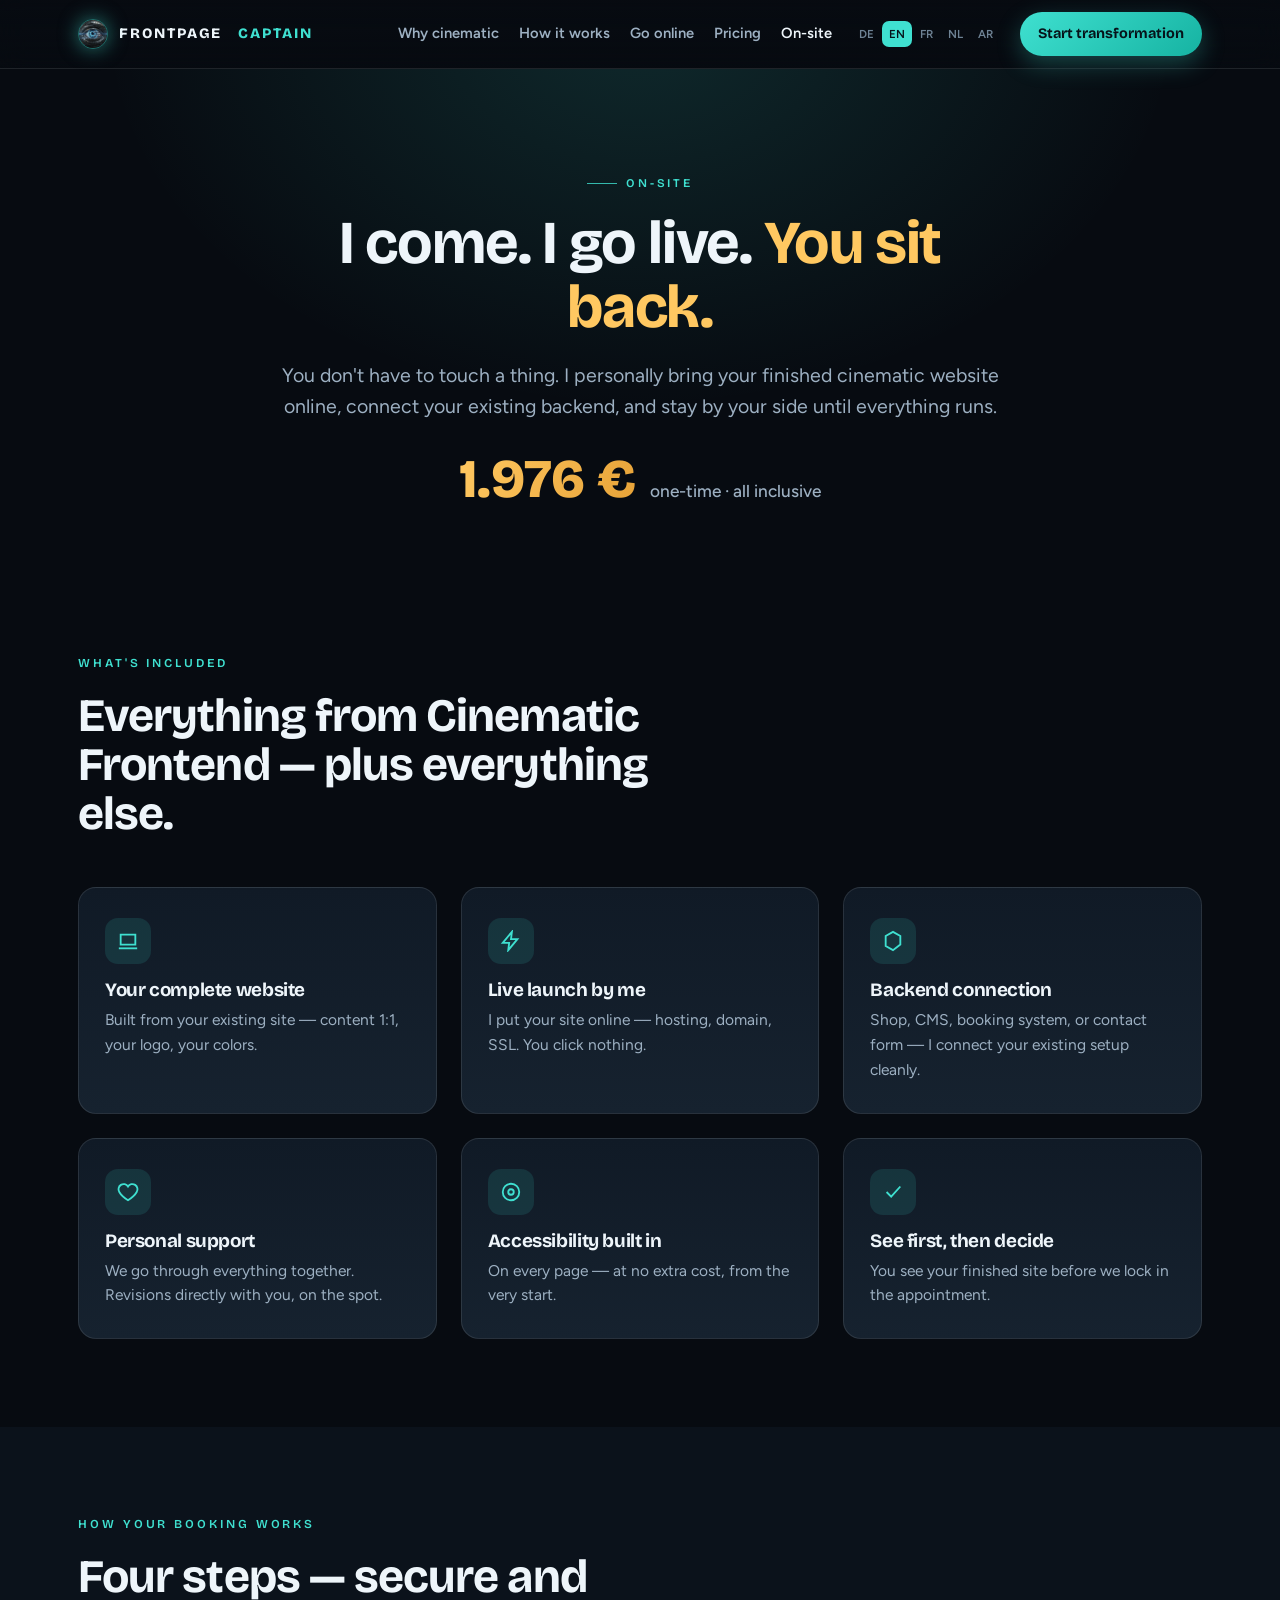
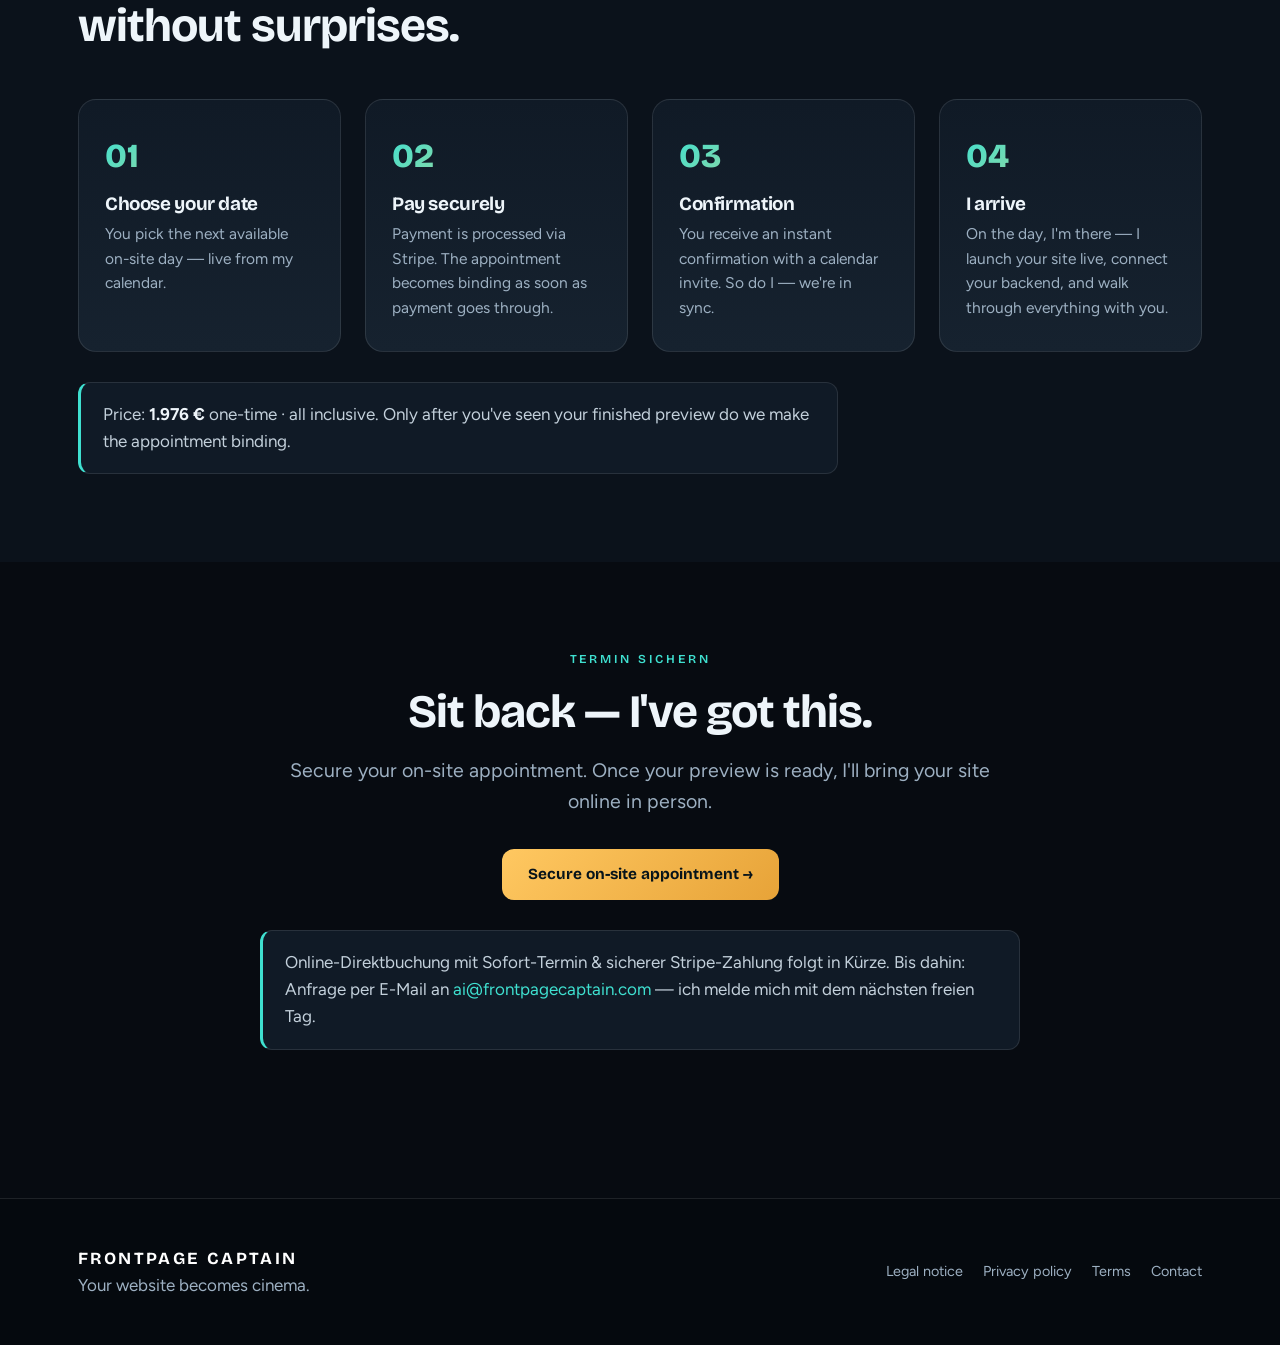
<file: vor-ort.html>
<!DOCTYPE html>

<html lang="de">
<head>
<meta charset="utf-8"/>
<meta content="width=device-width, initial-scale=1" name="viewport"/>
<title>Captain vor Ort — Frontpage Captain</title>
<meta content="Ich komme, schalte deine cinematic Website live und binde dein Backend an. 1.976 € einmalig, alles inklusive." name="description"/>
<link href="https://fonts.googleapis.com" rel="preconnect"/>
<link crossorigin="" href="https://fonts.gstatic.com" rel="preconnect"/>
<link href="https://fonts.googleapis.com/css2?family=Bricolage+Grotesque:opsz,wght@12..96,500;12..96,600;12..96,700;12..96,800&amp;family=Figtree:wght@400;500;600;700&amp;display=swap" rel="stylesheet"/>
<link href="assets/fpc.css" rel="stylesheet"/>
<script>document.documentElement.classList.add('js')</script>
<style>
.price-hero{display:flex;align-items:baseline;gap:14px;flex-wrap:wrap;justify-content:center;margin-top:28px}
.price-amt{font-family:var(--fd);font-weight:800;font-size:clamp(2.2rem,5vw,3.4rem);background:linear-gradient(110deg,var(--gold),var(--gold-deep));-webkit-background-clip:text;background-clip:text;color:transparent;line-height:1.1}
.price-tag{color:var(--muted);font-size:clamp(.92rem,1.4vw,1.08rem);font-weight:500}
.note{margin-top:30px;padding:18px 22px;border:1px solid var(--line);border-left:3px solid var(--cyan);border-radius:12px;background:var(--surf);color:#c3d0db;max-width:760px}
.note strong{color:var(--paper)}
</style>
</head>
<body>
<a class="skip" data-i18n="skip" href="#main">Zum Inhalt springen</a>
<header>
<div class="wrap bar">
<a class="brand" href="index.html"><img alt="Frontpage Captain" src="assets/auge-icon.png"/>FRONTPAGE <span>CAPTAIN</span></a>
<nav class="main">
<a class="lnk" data-i18n="nav_warum-cinematic" href="warum-cinematic.html">Warum cinematic</a>
<a class="lnk" data-i18n="nav_so-laeufts" href="so-laeufts.html">So läuft's</a>
<a class="lnk" data-i18n="nav_online" href="so-online.html">Online gehen</a>
<a class="lnk" data-i18n="nav_preise" href="preise.html">Preise</a>
<a class="lnk on" data-i18n="nav_vor-ort" href="vor-ort.html">Vor Ort</a>
<div aria-label="Sprache / Language" class="langsw" role="group"><button aria-label="Deutsch" data-lang="de" onclick="setLang('de')">DE</button><button aria-label="English" data-lang="en" onclick="setLang('en')">EN</button><button aria-label="Français" data-lang="fr" onclick="setLang('fr')">FR</button><button aria-label="Nederlands" data-lang="nl" onclick="setLang('nl')">NL</button><button aria-label="العربية" data-lang="ar" onclick="setLang('ar')">AR</button></div><a class="cta" data-i18n="hdr_cta" href="vorschau.html">Verwandlung starten</a>
</nav>
</div>
</header>
<main id="main">
<section class="page-hero">
<div class="wrap">
<span class="eyebrow" data-i18n="nav_vor-ort">Captain vor Ort</span>
<h1 data-i18n="vor-ort_02">Ich komme. Ich schalte live. <span class="accent">Du lehnst dich zurück.</span></h1>
<p class="lede" data-i18n="vor-ort_03">Du musst nichts anfassen. Ich bringe deine fertige cinematic Website persönlich online, binde dein bestehendes Backend an und bleibe an deiner Seite, bis alles läuft.</p>
<div class="price-hero reveal">
<span class="price-amt">1.976 €</span>
<span class="price-tag" data-i18n="sh_einmalig_inkl">einmalig · alles inklusive</span>
</div>
</div>
</section>
<section class="band">
<div class="wrap">
<div class="kick reveal" data-i18n="vor-ort_04">Das ist alles drin</div>
<h2 class="reveal" data-i18n="vor-ort_05">Alles aus dem Cinematic Frontend — plus der ganze Rest.</h2>
<div class="grid c3">
<div class="card reveal">
<div class="ico"><svg fill="none" stroke="currentColor" stroke-width="2" viewbox="0 0 24 24"><path d="M4 5h16v11H4z"></path><path d="M2 20h20"></path></svg></div>
<h3 data-i18n="vor-ort_06">Deine komplette Website</h3>
<p data-i18n="vor-ort_07">Fertig gebaut aus deiner bestehenden Seite — Texte 1:1, dein Logo, deine Farben.</p>
</div>
<div class="card reveal">
<div class="ico"><svg fill="none" stroke="currentColor" stroke-width="2" viewbox="0 0 24 24"><path d="M13 2L3 14h7l-1 8 10-12h-7l1-8z"></path></svg></div>
<h3 data-i18n="vor-ort_08">Live-Schaltung durch mich</h3>
<p data-i18n="vor-ort_09">Ich stelle deine Seite online — Hosting, Domain, SSL. Du klickst nichts.</p>
</div>
<div class="card reveal">
<div class="ico"><svg fill="none" stroke="currentColor" stroke-width="2" viewbox="0 0 24 24"><path d="M12 2l8 4.6v9.2L12 22l-8-4.6V6.6z"></path></svg></div>
<h3 data-i18n="vor-ort_10">Anbindung an dein Backend</h3>
<p data-i18n="vor-ort_11">Shop, CMS, Buchungssystem oder Formular — ich verbinde dein Bestehendes sauber.</p>
</div>
<div class="card reveal">
<div class="ico"><svg fill="none" stroke="currentColor" stroke-width="2" viewbox="0 0 24 24"><path d="M12 21s-7-4.5-9.5-9A5.2 5.2 0 0 1 12 6a5.2 5.2 0 0 1 9.5 6c-2.5 4.5-9.5 9-9.5 9z"></path></svg></div>
<h3 data-i18n="vor-ort_12">Persönliche Betreuung</h3>
<p data-i18n="vor-ort_13">Wir gehen alles zusammen durch. Korrekturen direkt mit dir, vor Ort.</p>
</div>
<div class="card reveal">
<div class="ico"><svg fill="none" stroke="currentColor" stroke-width="2" viewbox="0 0 24 24"><circle cx="12" cy="12" r="9"></circle><circle cx="12" cy="12" r="3"></circle></svg></div>
<h3 data-i18n="vor-ort_14">Barrierefreiheit eingebaut</h3>
<p data-i18n="vor-ort_15">In jede Seite — ohne Aufpreis, von Anfang an.</p>
</div>
<div class="card reveal">
<div class="ico"><svg fill="none" stroke="currentColor" stroke-width="2" viewbox="0 0 24 24"><path d="M5 12l5 5L20 6"></path></svg></div>
<h3 data-i18n="vor-ort_16">Erst sehen, dann entscheiden</h3>
<p data-i18n="vor-ort_17">Du siehst deine fertige Seite, bevor wir den Termin festmachen.</p>
</div>
</div>
</div>
</section>
<section class="band alt">
<div class="wrap">
<div class="kick reveal" data-i18n="vor-ort_18">So läuft deine Buchung</div>
<h2 class="reveal" data-i18n="vor-ort_19">Vier Schritte — sicher und ohne Überraschung.</h2>
<div class="grid c4">
<div class="card reveal">
<div class="n">01</div>
<h4 data-i18n="vor-ort_20">Termin wählen</h4>
<p data-i18n="vor-ort_21">Du suchst dir den nächsten freien Vor-Ort-Tag aus — live aus meinem Kalender.</p>
</div>
<div class="card reveal">
<div class="n">02</div>
<h4 data-i18n="vor-ort_22">Sicher bezahlen</h4>
<p data-i18n="vor-ort_23">Die Zahlung läuft über Stripe. Der Termin wird verbindlich, sobald die Zahlung durch ist.</p>
</div>
<div class="card reveal">
<div class="n">03</div>
<h4 data-i18n="vor-ort_24">Bestätigung</h4>
<p data-i18n="vor-ort_25">Du bekommst sofort eine Bestätigung mit Kalender-Eintrag. Ich auch — wir sind synchron.</p>
</div>
<div class="card reveal">
<div class="n">04</div>
<h4 data-i18n="vor-ort_26">Ich komme</h4>
<p data-i18n="vor-ort_27">Am Tag X bin ich da, schalte deine Seite live, binde dein Backend an und gehe alles mit dir durch.</p>
</div>
</div>
<div class="note reveal" data-i18n="vor-ort_28">Preis: <strong>1.976 €</strong> einmalig · alles inklusive. Erst nachdem du deine fertige Vorschau gesehen hast, machen wir den Termin verbindlich.</div>
</div>
</section>
<section class="band center">
<div class="wrap">
<div class="kick reveal">Termin sichern</div>
<h2 class="reveal" data-i18n="vor-ort_29">Lehn dich zurück — ich mach das.</h2>
<p class="lead reveal" data-i18n="vor-ort_30">Sichere dir deinen Vor-Ort-Termin. Sobald deine Vorschau steht, bringe ich deine Seite persönlich online.</p>
<p class="reveal" style="margin-top:32px">
<a class="btn gold" data-i18n="vor-ort_31" href="https://buy.stripe.com/14A00j3ksgPpeQk6A487K05">Vor-Ort-Termin sichern →</a>
</p>
<div class="note reveal" style="margin-left:auto;margin-right:auto;text-align:left">Online-Direktbuchung mit Sofort-Termin &amp; sicherer Stripe-Zahlung folgt in Kürze. Bis dahin: Anfrage per E-Mail an <a href="mailto:ai@frontpagecaptain.com" style="color:var(--cyan)">ai@frontpagecaptain.com</a> — ich melde mich mit dem nächsten freien Tag.</div>
</div>
</section>
</main>
<footer>
<div class="wrap fgrid">
<div class="ft"><b>FRONTPAGE CAPTAIN</b><br/><span data-i18n="foot_slogan">Deine Website wird Kino.</span></div>
<div class="flinks">
<a data-i18n="foot_impressum" href="impressum.html">Impressum</a>
<a data-i18n="foot_datenschutz" href="datenschutz.html">Datenschutz</a>
<a data-i18n="foot_agb" href="agb.html">AGB</a>
<a data-i18n="foot_kontakt" href="kontakt.html">Kontakt</a>
</div>
</div>
</footer>
<script src="assets/i18n.js"></script>
<script src="assets/i18n-apply.js"></script>
<script src="assets/motion.min.js"></script>
<script src="assets/motion-fx.js"></script>
</body>
</html>
</file>
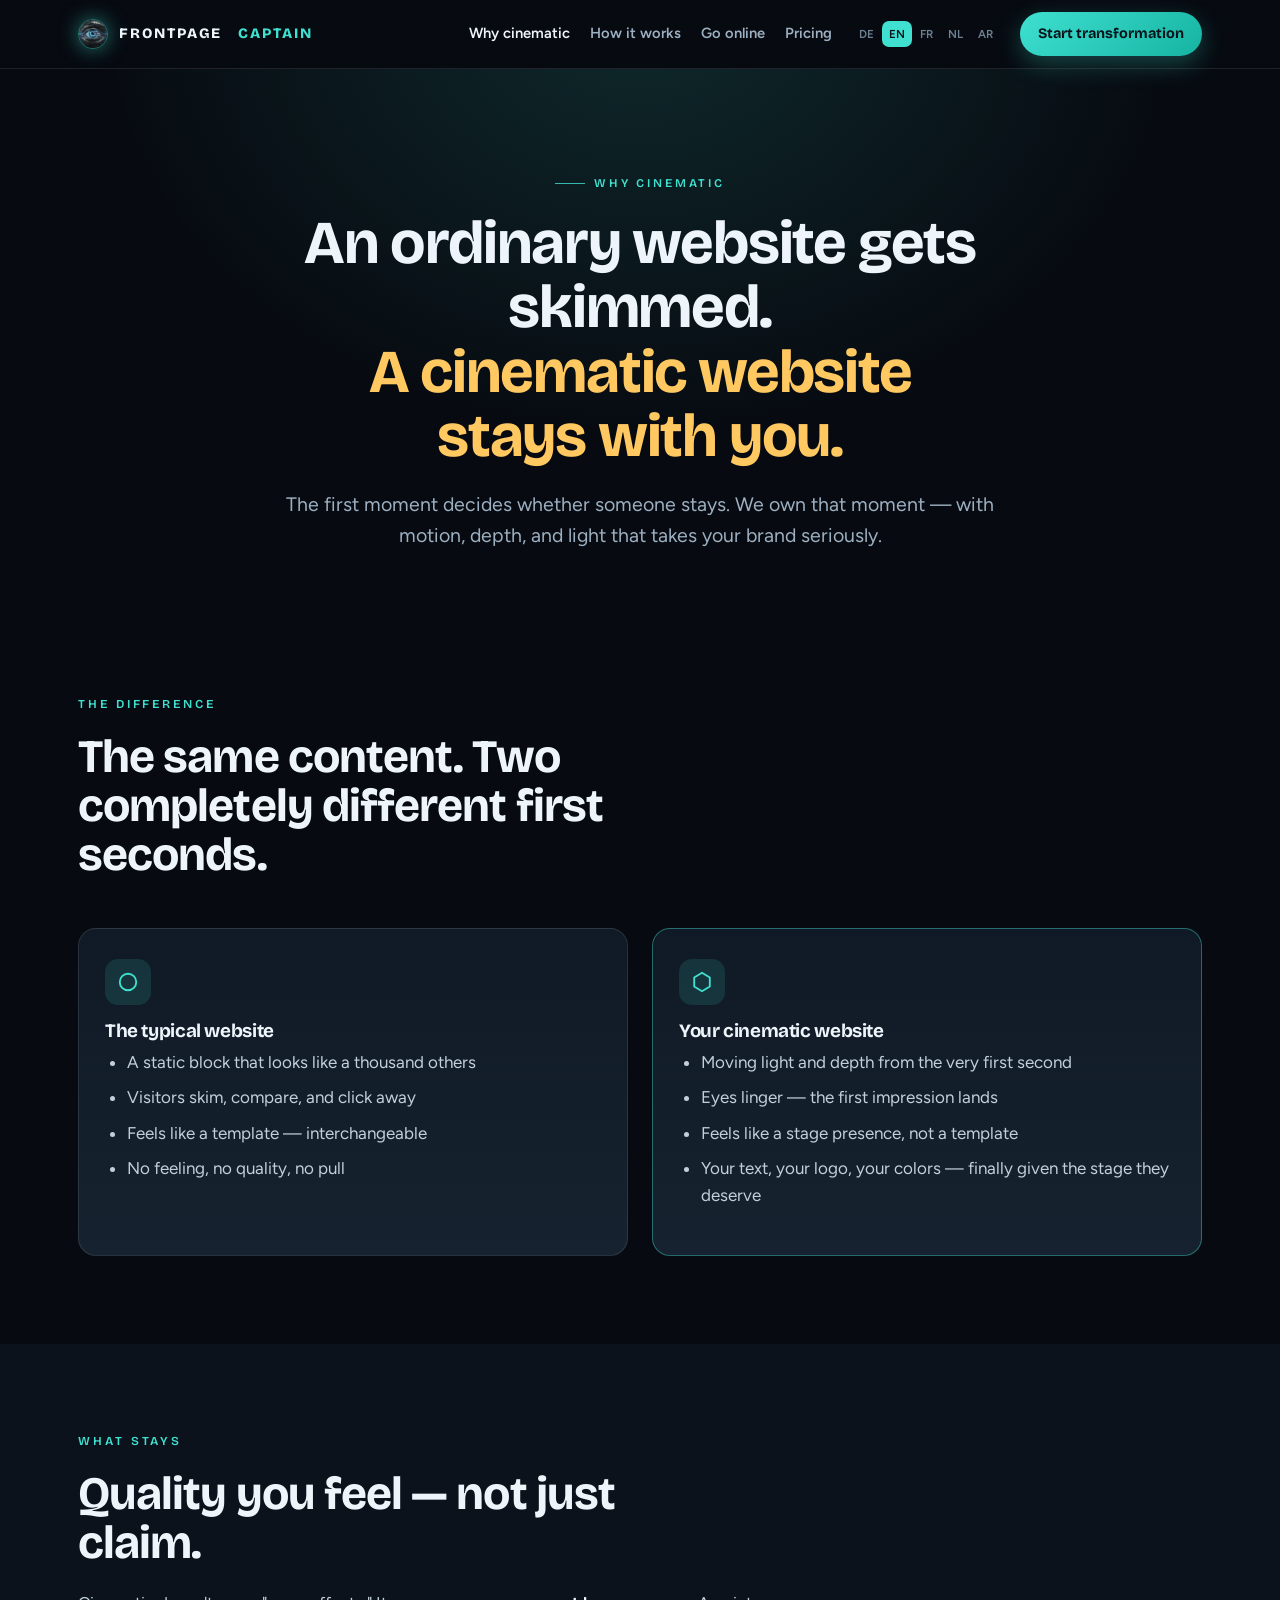
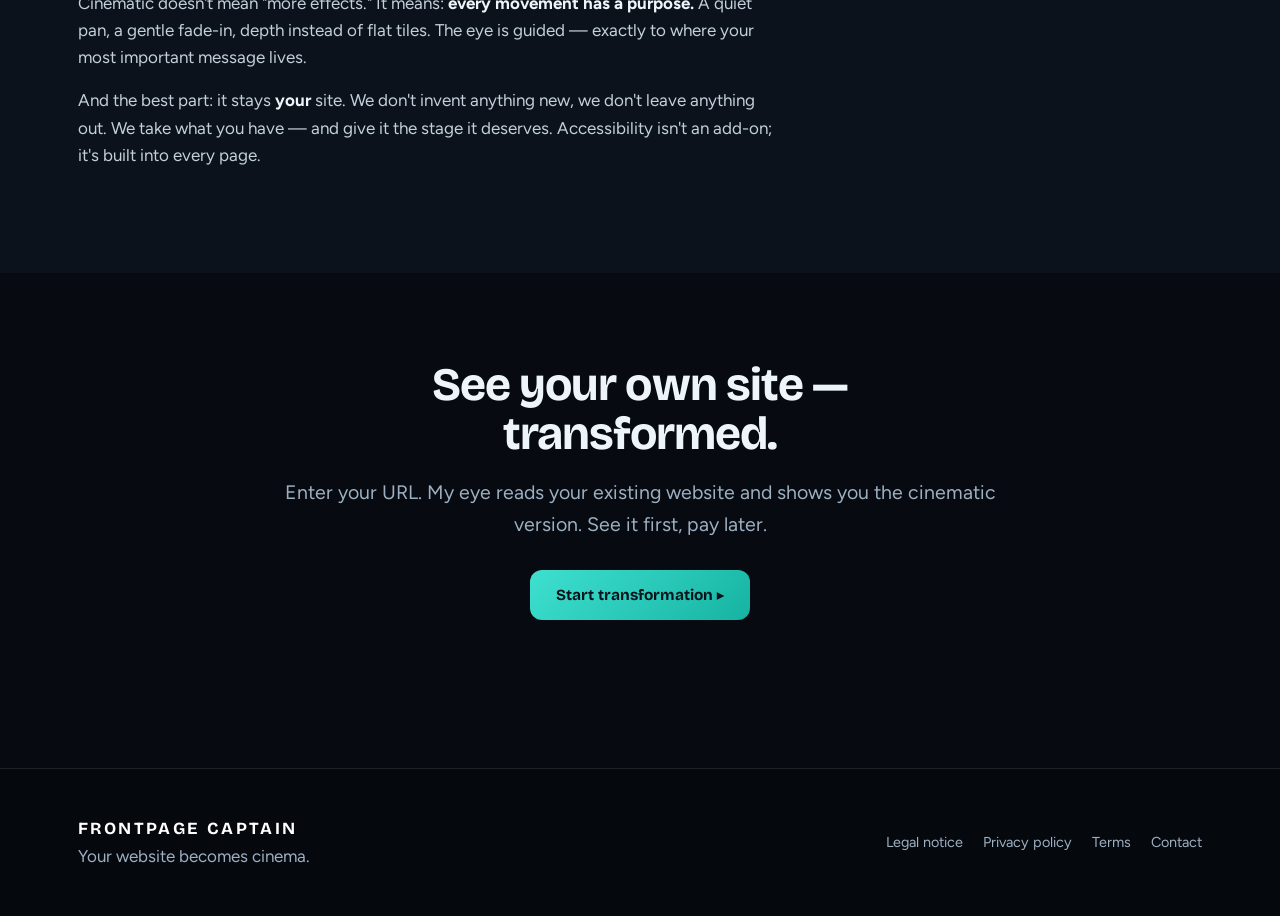
<file: warum-cinematic.html>
<!DOCTYPE html>

<html lang="de">
<head>
<meta charset="utf-8"/>
<meta content="width=device-width, initial-scale=1" name="viewport"/>
<title>Warum cinematic — Frontpage Captain</title>
<meta content="Eine normale Website wird überflogen. Eine Kino-Website bleibt hängen. Warum cinematic den Unterschied macht." name="description"/>
<link href="https://fonts.googleapis.com" rel="preconnect"/>
<link crossorigin="" href="https://fonts.gstatic.com" rel="preconnect"/>
<link href="https://fonts.googleapis.com/css2?family=Bricolage+Grotesque:opsz,wght@12..96,500;12..96,600;12..96,700;12..96,800&amp;family=Figtree:wght@400;500;600;700&amp;display=swap" rel="stylesheet"/>
<link href="assets/fpc.css" rel="stylesheet"/>
<script>document.documentElement.classList.add('js')</script>
</head>
<body>
<a class="skip" data-i18n="skip" href="#main">Zum Inhalt springen</a>
<header>
<div class="wrap bar">
<a class="brand" href="index.html"><img alt="Frontpage Captain" src="assets/auge-icon.png"/>FRONTPAGE <span>CAPTAIN</span></a>
<nav class="main">
<a class="lnk on" data-i18n="nav_warum-cinematic" href="warum-cinematic.html">Warum cinematic</a>
<a class="lnk" data-i18n="nav_so-laeufts" href="so-laeufts.html">So läuft's</a>
<a class="lnk" data-i18n="nav_online" href="so-online.html">Online gehen</a>
<a class="lnk" data-i18n="nav_preise" href="preise.html">Preise</a>
<div aria-label="Sprache / Language" class="langsw" role="group"><button aria-label="Deutsch" data-lang="de" onclick="setLang('de')">DE</button><button aria-label="English" data-lang="en" onclick="setLang('en')">EN</button><button aria-label="Français" data-lang="fr" onclick="setLang('fr')">FR</button><button aria-label="Nederlands" data-lang="nl" onclick="setLang('nl')">NL</button><button aria-label="العربية" data-lang="ar" onclick="setLang('ar')">AR</button></div><a class="cta" data-i18n="hdr_cta" href="vorschau.html">Verwandlung starten</a>
</nav>
</div>
</header>
<main id="main">
<section class="page-hero">
<div class="wrap">
<span class="eyebrow" data-i18n="nav_warum-cinematic">Warum cinematic</span>
<h1 data-i18n="warum-cinematic_02">Eine normale Website wird überflogen.<br/><span class="accent">Eine Kino-Website bleibt hängen.</span></h1>
<p class="lede" data-i18n="warum-cinematic_03">Der erste Moment entscheidet, ob jemand bleibt. Wir besitzen diesen Moment — mit Bewegung, Tiefe und Licht, das deine Marke ernst nimmt.</p>
</div>
</section>
<section class="band">
<div class="wrap">
<div class="kick reveal" data-i18n="warum-cinematic_04">Der Unterschied</div>
<h2 class="reveal" data-i18n="warum-cinematic_05">Derselbe Inhalt. Zwei völlig verschiedene erste Sekunden.</h2>
<div class="grid c2">
<div class="card reveal">
<div class="ico"><svg fill="none" stroke="currentColor" stroke-width="2" viewbox="0 0 24 24"><circle cx="12" cy="12" r="9"></circle></svg></div>
<h3 data-i18n="warum-cinematic_06">Die übliche Website</h3>
<div class="prose" style="margin-top:6px">
<ul>
<li data-i18n="warum-cinematic_07">Statischer Block, der aussieht wie tausend andere</li>
<li data-i18n="warum-cinematic_08">Besucher überfliegt, vergleicht, klickt weg</li>
<li data-i18n="warum-cinematic_09">Wirkt wie ein Baukasten — austauschbar</li>
<li data-i18n="warum-cinematic_10">Kein Gefühl, keine Wertigkeit, kein Sog</li>
</ul>
</div>
</div>
<div class="card reveal" style="border-color:rgba(63,224,208,.4)">
<div class="ico"><svg fill="none" stroke="currentColor" stroke-width="2" viewbox="0 0 24 24"><path d="M12 2l8.5 5v10L12 22l-8.5-5V7z"></path></svg></div>
<h3 data-i18n="warum-cinematic_11">Deine Kino-Website</h3>
<div class="prose" style="margin-top:6px">
<ul>
<li data-i18n="warum-cinematic_12">Bewegtes Licht und Tiefe ab der ersten Sekunde</li>
<li data-i18n="warum-cinematic_13">Der Blick bleibt hängen — der erste Eindruck sitzt</li>
<li data-i18n="warum-cinematic_14">Wirkt wie ein Auftritt, nicht wie eine Vorlage</li>
<li data-i18n="warum-cinematic_15">Deine Texte, dein Logo, deine Farben — nur endlich würdig inszeniert</li>
</ul>
</div>
</div>
</div>
</div>
</section>
<section class="band alt">
<div class="wrap">
<div class="kick reveal" data-i18n="warum-cinematic_16">Was bleibt</div>
<h2 class="reveal" data-i18n="warum-cinematic_17">Wertigkeit, die man fühlt — nicht behauptet.</h2>
<div class="prose reveal" style="margin-top:22px">
<p data-i18n="warum-cinematic_18">Cinematic heißt nicht „mehr Effekte". Es heißt: <strong>jede Bewegung hat einen Grund.</strong> Ein ruhiger Schwenk, ein sanftes Aufblenden, Tiefe statt flacher Kacheln. Das Auge wird geführt — genau dorthin, wo deine wichtigste Botschaft steht.</p>
<p data-i18n="warum-cinematic_19">Und das Beste: Es bleibt <strong>deine</strong> Seite. Wir erfinden nichts dazu, wir lassen nichts weg. Wir nehmen, was du hast — und geben ihm die Bühne, die es verdient. Barrierefreiheit ist dabei kein Extra, sondern in jede Seite eingebaut.</p>
</div>
</div>
</section>
<section class="band center">
<div class="wrap">
<h2 class="reveal" data-i18n="warum-cinematic_20">Sieh deine eigene Seite — verwandelt.</h2>
<p class="lead reveal" data-i18n="warum-cinematic_21">Gib deine Adresse ein. Mein Auge liest deine bestehende Website und zeigt dir die Kino-Version. Erst sehen, dann zahlen.</p>
<div class="reveal" style="margin-top:30px"><a class="btn" data-i18n="warum-cinematic_22" href="vorschau.html">Verwandlung starten</a></div>
</div>
</section>
</main>
<footer>
<div class="wrap fgrid">
<div class="ft"><b>FRONTPAGE CAPTAIN</b><br/><span data-i18n="foot_slogan">Deine Website wird Kino.</span></div>
<div class="flinks">
<a data-i18n="foot_impressum" href="impressum.html">Impressum</a>
<a data-i18n="foot_datenschutz" href="datenschutz.html">Datenschutz</a>
<a data-i18n="foot_agb" href="agb.html">AGB</a>
<a data-i18n="foot_kontakt" href="kontakt.html">Kontakt</a>
</div>
</div>
</footer>
<script src="assets/i18n.js"></script>
<script src="assets/i18n-apply.js"></script>
<script src="assets/motion.min.js"></script>
<script src="assets/motion-fx.js"></script>
</body>
</html>
</file>
<file: assets/fpc.css>
/* ============================================================================
   FRONTPAGE CAPTAIN — geteiltes Design-System (fpc.css)
   Türkis-cinematic Premium. EINE Quelle für alle Seiten. Bricolage + Figtree.
   Komponenten: Header(+Sprachumschalter) · Page-Hero · Sektionen · Karten ·
   Prosa · Legal-Akkordeon · Buttons · Footer · Reveal(Motion) · RTL · Mobile.
   ============================================================================ */
*{box-sizing:border-box;margin:0;padding:0}
:root{
  --ink:#070b11; --ink2:#0b121b; --surf:#101a26; --surf2:#16222f;
  --cyan:#3fe0d0; --cyan-deep:#16b3a2; --gold:#ffc861; --gold-deep:#e7a338;
  --paper:#eef5fa; --muted:#9db0c2; --line:rgba(255,255,255,.10);
  --fd:'Bricolage Grotesque',system-ui,sans-serif; --fb:'Figtree',system-ui,sans-serif;
  --ease:cubic-bezier(.22,1,.36,1); --maxw:1180px; --rad:18px;
}
html{scroll-behavior:smooth}
body{background:var(--ink);color:var(--paper);font-family:var(--fb);font-size:17px;line-height:1.6;
  -webkit-font-smoothing:antialiased;overflow-x:hidden;width:100%;max-width:100vw}
.wrap{width:100%;max-width:var(--maxw);margin:0 auto;padding:0 28px}
h1,h2,h3,h4,h5{font-family:var(--fd);font-weight:700;line-height:1.06;letter-spacing:-.02em}
a{color:inherit;text-decoration:none}
.skip{position:absolute;width:1px;height:1px;padding:0;margin:-1px;overflow:hidden;clip:rect(0 0 0 0);clip-path:inset(50%);white-space:nowrap;border:0}
.skip:focus{position:fixed;width:auto;height:auto;clip:auto;clip-path:none;inset-inline-start:14px;top:14px;padding:10px 16px;background:var(--cyan);color:#04121a;border-radius:10px;z-index:200}

/* ---------- Header ---------- */
header{position:sticky;top:0;z-index:90;backdrop-filter:blur(14px);
  background:linear-gradient(180deg,rgba(7,11,17,.86),rgba(7,11,17,.5));border-bottom:1px solid var(--line)}
.bar{display:flex;align-items:center;gap:20px;height:68px}
.brand{display:flex;align-items:center;gap:11px;font-family:var(--fd);font-weight:800;letter-spacing:.14em;font-size:.9rem}
.brand img{width:30px;height:30px;border-radius:50%;object-fit:cover;border:1px solid rgba(63,224,208,.35);filter:drop-shadow(0 0 10px rgba(63,224,208,.55))}
.brand span{color:var(--cyan)}
nav.main{margin-left:auto;display:flex;align-items:center;gap:20px}
nav.main a.lnk{color:var(--muted);font-weight:600;font-size:.92rem;transition:color .2s}
nav.main a.lnk:hover,nav.main a.lnk.on{color:var(--paper)}
.langsw{display:flex;gap:1px}
.langsw button{font-family:var(--fb);font-weight:600;font-size:.72rem;cursor:pointer;background:transparent;border:0;
  color:#6f8395;padding:6px 7px;border-radius:7px;transition:color .2s,background .2s}
.langsw button:hover{color:var(--paper)}
.langsw button.on{color:#06131a;background:var(--cyan)}
.cta{font-family:var(--fd);font-weight:700;font-size:.9rem;padding:10px 18px;border-radius:999px;color:#06131a;
  background:linear-gradient(135deg,var(--cyan),var(--cyan-deep));box-shadow:0 8px 24px rgba(63,224,208,.28);transition:transform .25s var(--ease)}
.cta:hover{transform:translateY(-2px)}
@media(max-width:900px){nav.main a.lnk{display:none}}
@media(max-width:560px){.langsw{display:none}}

/* ---------- Page-Hero (Unterseiten — ruhiger als die Startseite) ---------- */
.page-hero{position:relative;padding:96px 0 56px;text-align:center;overflow:hidden;
  background:radial-gradient(70% 130% at 50% -10%,rgba(63,224,208,.14),transparent 60%)}
.eyebrow{display:inline-flex;align-items:center;gap:9px;font-family:var(--fd);font-weight:600;text-transform:uppercase;
  letter-spacing:.24em;font-size:.74rem;color:var(--cyan);margin-bottom:18px}
.eyebrow::before{content:"";width:30px;height:1px;background:var(--cyan);opacity:.8}
.page-hero h1{font-size:clamp(2.3rem,5.6vw,3.8rem);max-width:18ch;margin:0 auto}
.page-hero h1 .accent{color:var(--gold)}
.page-hero p.lede{color:var(--muted);max-width:56ch;margin:20px auto 0;font-size:clamp(1.05rem,1.6vw,1.22rem)}

/* ---------- Sektionen ---------- */
section.band{position:relative;padding:88px 0}
section.band.alt{background:var(--ink2)}
.kick{font-family:var(--fd);font-weight:600;text-transform:uppercase;letter-spacing:.24em;font-size:.76rem;color:var(--cyan);margin-bottom:18px}
.band h2{font-size:clamp(1.8rem,4vw,2.9rem);max-width:22ch}
.band .lead{font-size:clamp(1.05rem,1.6vw,1.22rem);color:var(--muted);max-width:56ch;margin-top:18px}
.center{text-align:center}.center h2,.center .lead{margin-left:auto;margin-right:auto}

/* ---------- Prosa (Fließtext) ---------- */
.prose{max-width:64ch;color:#c3d0db}
.prose.center{margin:0 auto}
.prose h2,.prose h3{color:var(--paper);margin:28px 0 10px}
.prose p{margin-bottom:16px}
.prose strong{color:var(--paper)}
.prose a{color:var(--cyan);border-bottom:1px solid rgba(63,224,208,.4)}
.prose ul,.prose ol{margin:0 0 16px 22px;color:#c3d0db}
.prose li{margin-bottom:8px}

/* ---------- Karten / Grids ---------- */
.grid{display:grid;gap:24px;margin-top:48px}
.grid.c2{grid-template-columns:1fr 1fr}.grid.c3{grid-template-columns:repeat(3,1fr)}.grid.c4{grid-template-columns:repeat(4,1fr)}
.card{background:linear-gradient(180deg,var(--surf),var(--surf2));border:1px solid var(--line);border-radius:var(--rad);
  padding:30px 26px;transition:transform .3s var(--ease),border-color .3s}
.card:hover{transform:translateY(-6px);border-color:rgba(63,224,208,.4)}
.card .n{font-family:var(--fd);font-weight:800;font-size:2.1rem;background:linear-gradient(135deg,var(--cyan),var(--gold));-webkit-background-clip:text;background-clip:text;color:transparent}
.card h3,.card h4{font-size:1.18rem;margin:10px 0 8px}
.card p{color:var(--muted);font-size:.97rem}
.ico{display:grid;place-items:center;width:46px;height:46px;border-radius:13px;background:rgba(63,224,208,.12);color:var(--cyan);margin-bottom:16px}
.ico svg{width:22px;height:22px}
@media(max-width:860px){.grid.c3,.grid.c4{grid-template-columns:1fr 1fr}}
@media(max-width:620px){.grid.c2,.grid.c3,.grid.c4{grid-template-columns:1fr;max-width:460px;margin-inline:auto}}

/* ---------- Buttons ---------- */
.btn{display:inline-block;font-family:var(--fd);font-weight:700;font-size:.96rem;padding:13px 26px;border-radius:12px;
  color:#06131a;background:linear-gradient(135deg,var(--cyan),var(--cyan-deep));transition:transform .25s var(--ease);cursor:pointer;border:0}
.btn:hover{transform:translateY(-2px)}
.btn.gold{background:linear-gradient(135deg,var(--gold),var(--gold-deep))}
.btn.ghost{background:transparent;border:1px solid rgba(63,224,208,.4);color:var(--cyan)}

/* ---------- Kontakt-Karten ---------- */
.cc{display:grid;grid-template-columns:repeat(auto-fit,minmax(220px,1fr));gap:18px;margin-top:40px}
.cc .c{background:linear-gradient(180deg,var(--surf),var(--surf2));border:1px solid var(--line);border-radius:16px;padding:24px}
.cc .c .t{font-family:var(--fd);font-weight:700;color:var(--cyan);font-size:.8rem;text-transform:uppercase;letter-spacing:.08em;margin-bottom:8px}
.cc .c a{color:var(--paper)}

/* ---------- Legal (Akkordeon + Fließtext) ---------- */
.legal{max-width:780px;margin:0 auto}
.legal details{border:1px solid var(--line);border-radius:14px;background:var(--surf);margin-bottom:12px;overflow:hidden}
.legal summary{cursor:pointer;padding:18px 22px;font-family:var(--fd);font-weight:700;font-size:1.05rem;list-style:none;display:flex;justify-content:space-between;align-items:center}
.legal summary::after{content:"+";color:var(--cyan);font-size:1.3rem}
.legal details[open] summary::after{content:"–"}
.legal .ans{padding:0 22px 22px;color:#c3d0db}
.legal .ans p{margin-bottom:12px}

/* ---------- Ticks ---------- */
.ticks{display:flex;flex-wrap:wrap;gap:22px;margin-top:24px}
.ticks .tick{display:inline-flex;align-items:center;gap:9px;color:var(--muted);font-size:.93rem;font-weight:500}
.ck{display:inline-grid;place-items:center;width:20px;height:20px;border-radius:50%;background:rgba(63,224,208,.14);color:var(--cyan);flex:0 0 auto}
.ck svg{width:12px;height:12px}

/* ---------- Footer ---------- */
footer{background:#05090e;border-top:1px solid var(--line);padding:46px 0;margin-top:60px}
.fgrid{display:flex;flex-wrap:wrap;gap:24px;justify-content:space-between;align-items:center}
.fgrid .ft b{font-family:var(--fd);letter-spacing:.14em;color:#fff}
.fgrid .ft span{color:var(--muted)}
.flinks{display:flex;gap:20px;flex-wrap:wrap}
.flinks a{color:var(--muted);font-size:.9rem;transition:color .2s}
.flinks a:hover{color:var(--cyan)}

/* ---------- Reveal (Motion belebt; CSS hält den Startzustand) ---------- */
.reveal{transition:opacity .6s var(--ease),transform .6s var(--ease)}
.js .reveal{opacity:0;transform:translateY(24px)}
.reveal.in{opacity:1;transform:none}

/* ---------- RTL (Arabisch) ---------- */
html[dir="rtl"] nav.main{margin-left:0;margin-right:auto}
html[dir="rtl"] .eyebrow::before{order:2}
html[dir="rtl"] .prose,html[dir="rtl"] .legal{text-align:right}

/* ---------- Mobile ---------- */
@media(max-width:520px){
  .bar{gap:12px}.brand{font-size:.78rem;letter-spacing:.10em}
  .cta{font-size:.8rem;padding:9px 15px;white-space:nowrap}
  section.band{padding:64px 0}.page-hero{padding:78px 0 44px}
}
@media(prefers-reduced-motion:reduce){
  *{animation:none!important;transition:none!important}
  .reveal,.js .reveal{opacity:1;transform:none}
}
.ck.gold{background:rgba(255,200,97,.16);color:var(--gold)}
</file>
